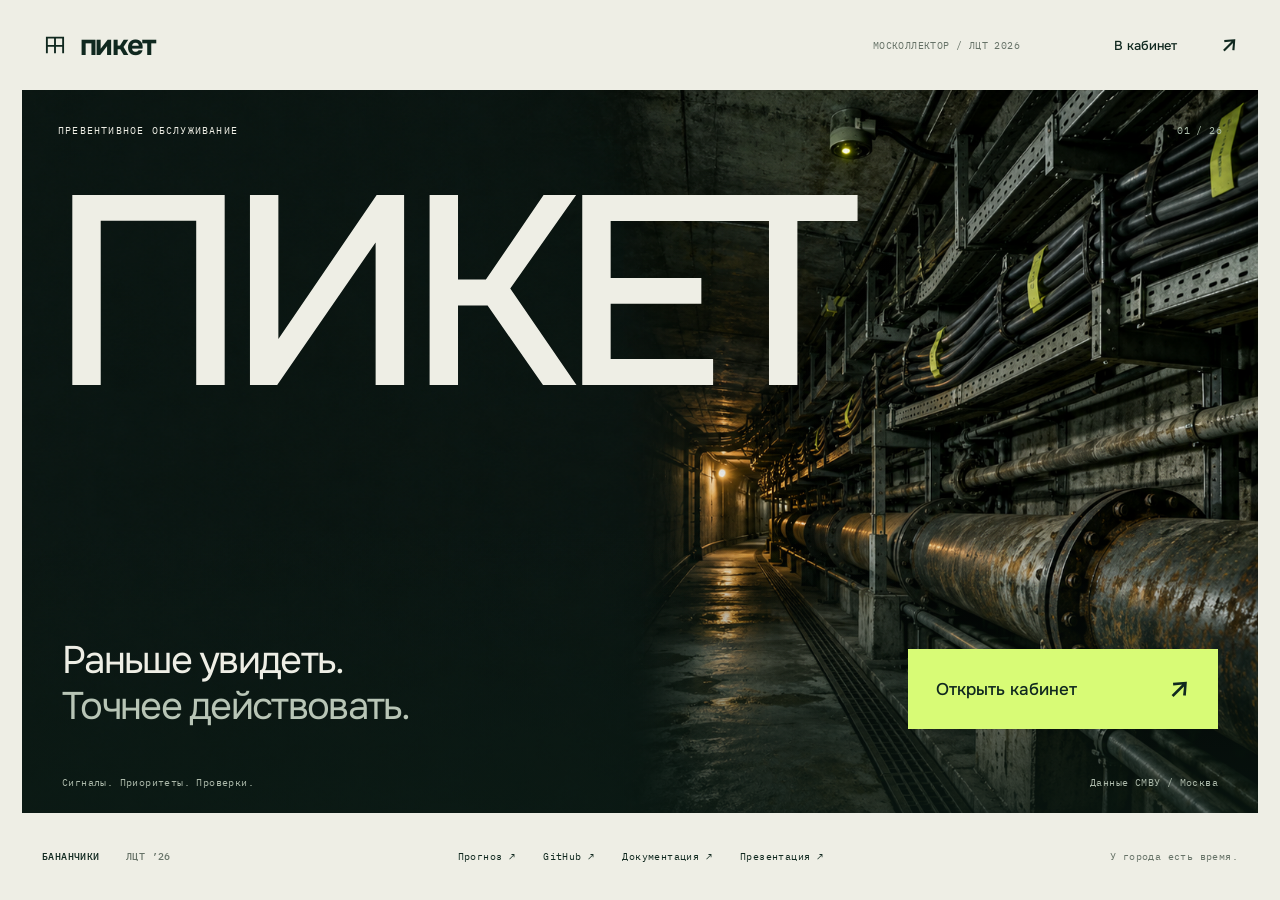
<file: index.html>
<!doctype html>
<html lang="ru"><head><meta charset="utf-8"><meta name="viewport" content="width=device-width, initial-scale=1"><meta name="theme-color" content="#10281f"><meta name="description" content="Пикет. Ранние сигналы и превентивные проверки инженерных коллекторов. ЛЦТ 2026."><title>Пикет · раньше сигнала</title><link rel="preconnect" href="https://fonts.googleapis.com"><link rel="preconnect" href="https://fonts.gstatic.com" crossorigin><link href="https://fonts.googleapis.com/css2?family=Onest:wght@400;500;600;700;800&family=IBM+Plex+Mono:wght@400;500&display=swap" rel="stylesheet"><link rel="stylesheet" href="./landing.css"></head>
<body><header class="masthead"><a class="wordmark" href="./" aria-label="Пикет, главная"><svg viewBox="0 0 32 32" aria-hidden="true"><path d="M6 26V7h20v19M6 17h20M16 7v19"/></svg>пикет</a><span class="edition">МОСКОЛЛЕКТОР / ЛЦТ 2026</span><a class="nav-action" href="./app/">В кабинет <span>↗</span></a></header>
<main><section class="cover"><img class="cover-image" src="./collector.png" alt="Концептуальный образ инженерного коллектора"><div class="cover-top"><span class="eyebrow">ПРЕВЕНТИВНОЕ ОБСЛУЖИВАНИЕ</span><span class="edition-number">01 / 26</span></div><h1>ПИКЕТ</h1><div class="cover-bottom"><p>Раньше увидеть.<br><span>Точнее действовать.</span></p><a class="enter" href="./app/">Открыть кабинет<span aria-hidden="true">↗</span></a></div><div class="cover-caption"><span>Сигналы. Приоритеты. Проверки.</span><span>Данные СМВУ / Москва</span></div></section></main>
<footer class="colophon"><span class="team">БАНАНЧИКИ <i>ЛЦТ ’26</i></span><nav aria-label="Материалы"><a href="./forecast/">Прогноз ↗</a><a href="https://github.com/mshperling/piket-lct2026-demo" target="_blank" rel="noopener">GitHub ↗</a><a href="./documentation.html">Документация ↗</a><a href="./PIKET_LCT2026.pdf">Презентация ↗</a></nav><span class="footer-note">У города есть время.</span></footer></body></html>
</file>
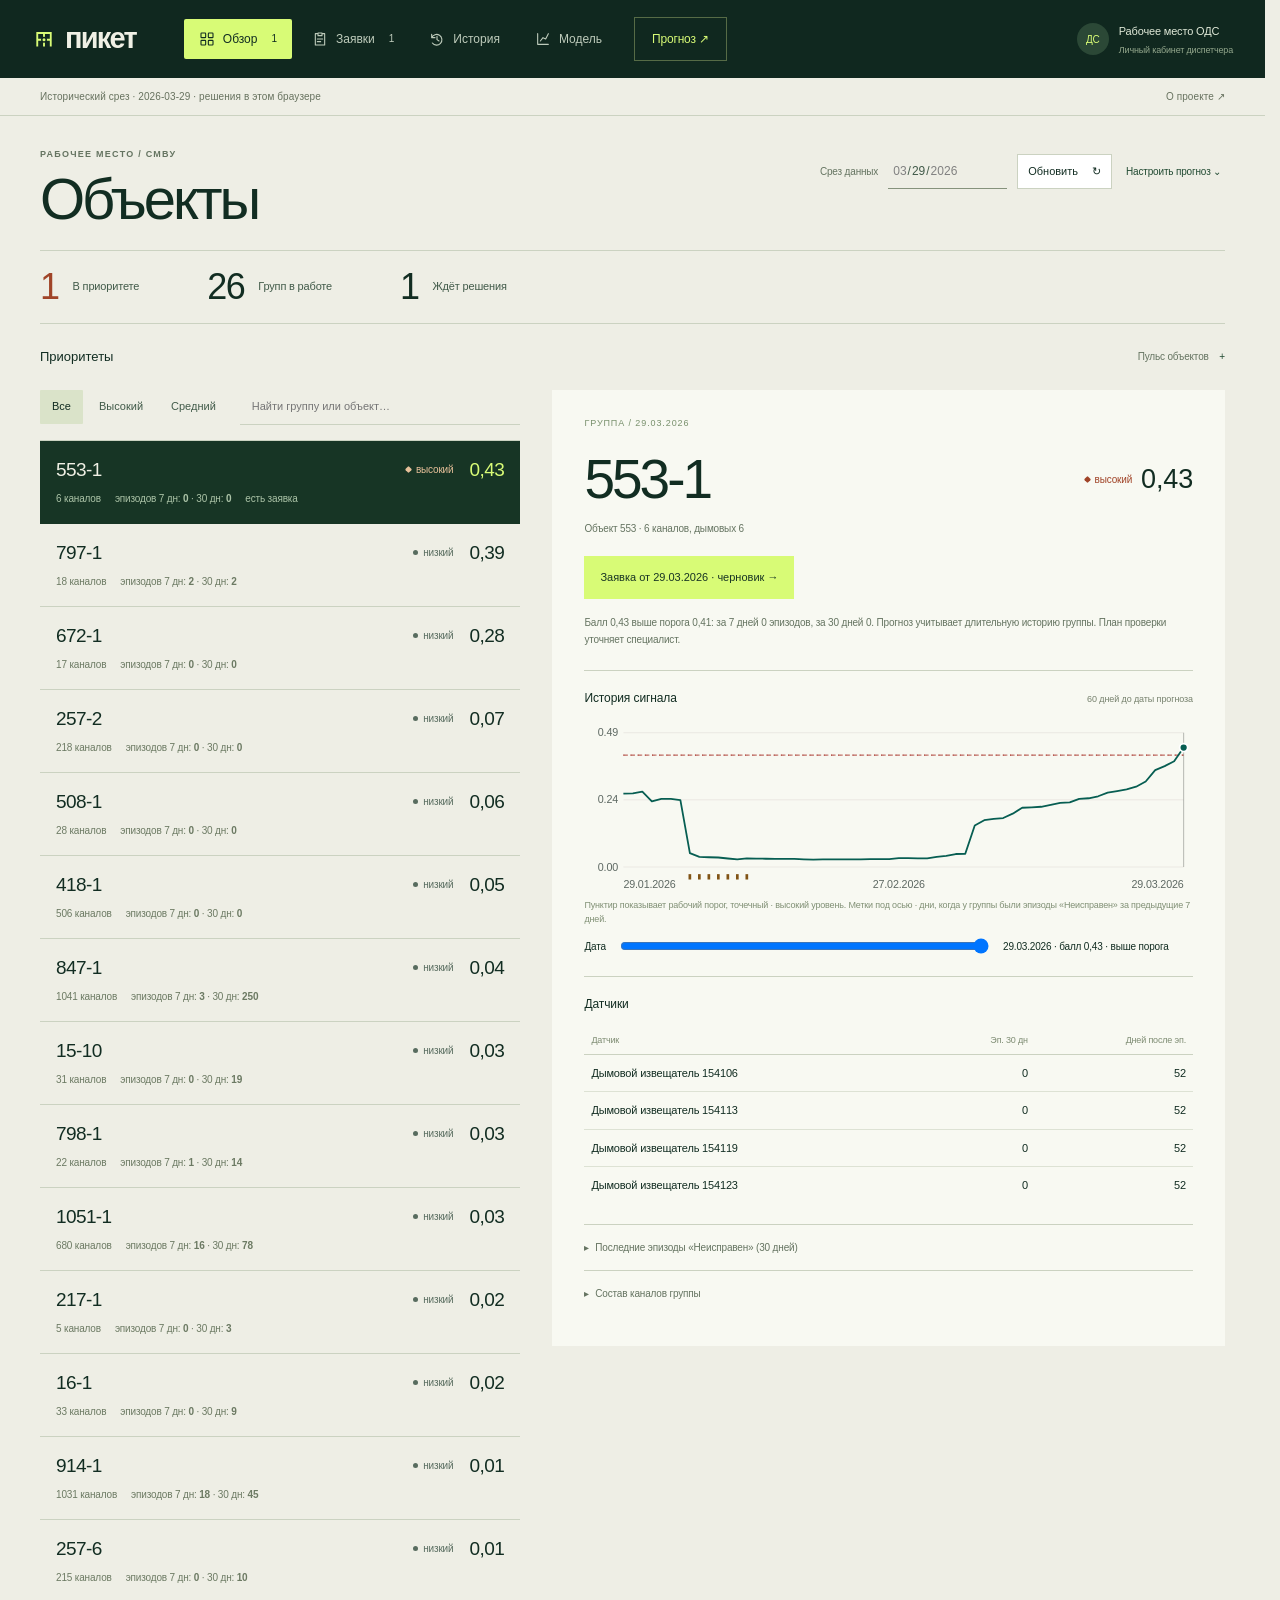
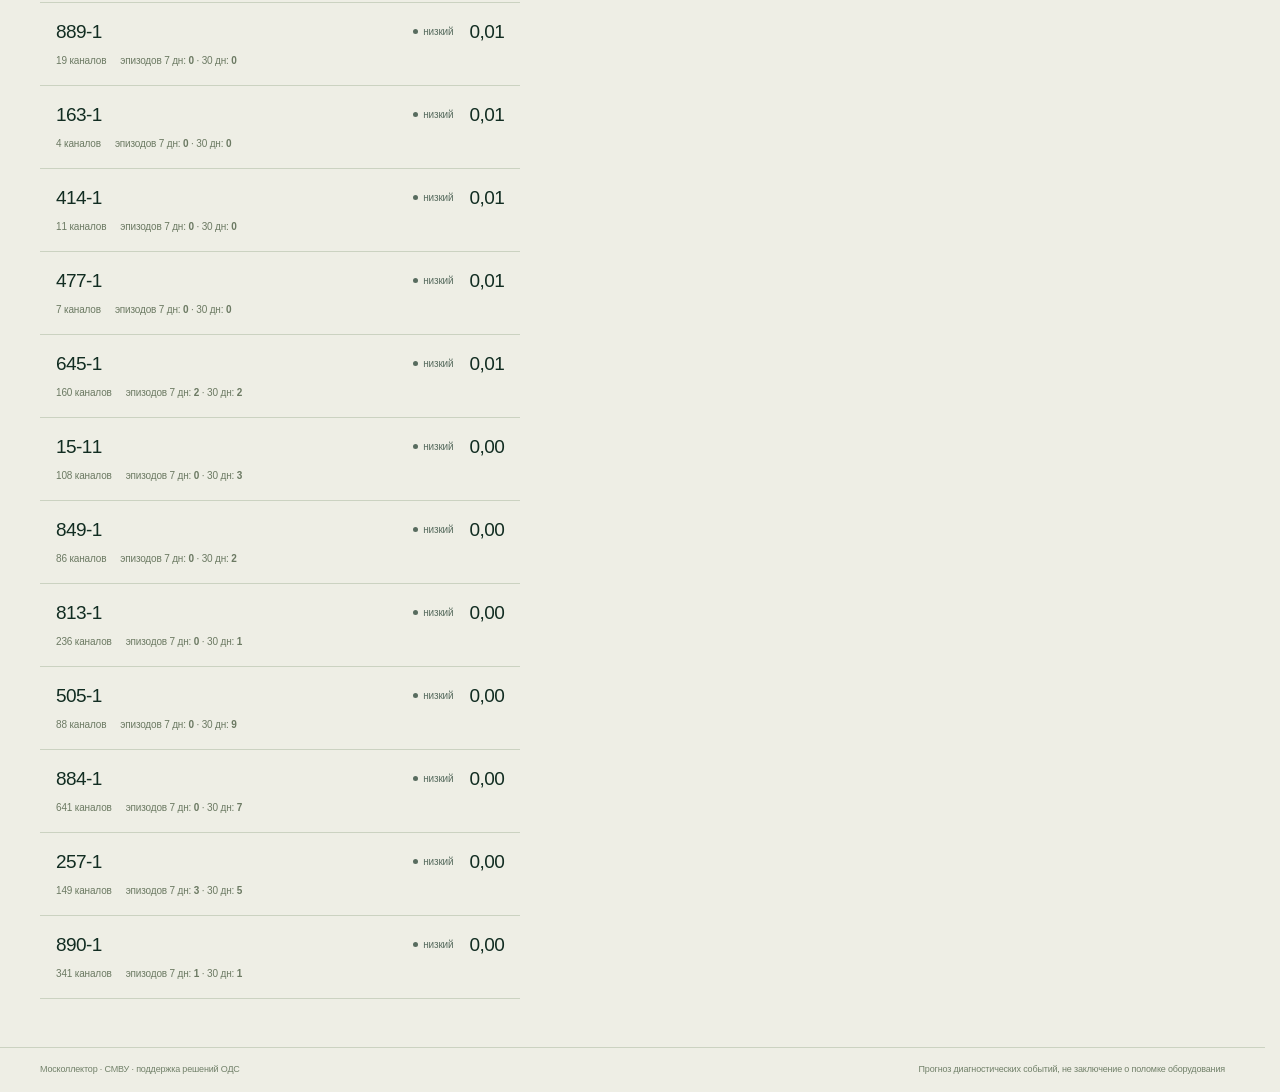
<file: app/index.html>
<!doctype html>
<html lang="ru">
<head>
<meta http-equiv="Content-Security-Policy" content="default-src 'self'; script-src 'self' 'unsafe-inline'; style-src 'self' 'unsafe-inline' https://fonts.googleapis.com; font-src 'self' https://fonts.gstatic.com; img-src 'self' data:; connect-src 'self'; object-src 'none'; base-uri 'self'; form-action 'none'">
<meta charset="utf-8">
<meta name="viewport" content="width=device-width, initial-scale=1">
<title>Пикет · очередь проверок</title>
<meta name="description" content="Рабочий лист диспетчера ОДС Москоллектора: прогноз групповых сбоев датчиков СМВУ, локализация по пикетам, заявки на превентивную проверку, журнал прогнозов и качество модели.">
<meta name="theme-color" content="#F2F1ED">
<link rel="preconnect" href="https://fonts.googleapis.com"><link rel="preconnect" href="https://fonts.gstatic.com" crossorigin>
<link href="https://fonts.googleapis.com/css2?family=IBM+Plex+Sans:wght@400;500;600&family=IBM+Plex+Serif:wght@600&display=swap" rel="stylesheet">
<link rel="stylesheet" href="./piket.css">
<link href="https://fonts.googleapis.com/css2?family=Onest:wght@400;500;600;700&family=IBM+Plex+Mono:wght@400;500&display=swap" rel="stylesheet"><link rel="stylesheet" href="./workspace.css"></head>
<body>
<a class="skip" href="#main">К содержанию</a>
<aside class="sidebar">
  <a class="brand" href="../" aria-label="Пикет, главная"><span class="brand-mark" aria-hidden="true"><svg viewBox="0 0 32 32"><path d="M7 26V8h18v18M7 17h18M16 8v18"/><circle cx="16" cy="17" r="3"/></svg></span><span><b>пикет</b><small>Видеть раньше. Действовать точнее.</small></span></a>
  <div class="workspace-label">МОСКОЛЛЕКТОР <span>ОДС</span></div>
  <nav role="tablist" aria-label="Разделы" aria-orientation="horizontal">
    <button role="tab" id="tab-overview" aria-selected="true" aria-controls="view-overview"><svg viewBox="0 0 24 24"><rect x="3" y="3" width="7" height="7" rx="1"/><rect x="14" y="3" width="7" height="7" rx="1"/><rect x="3" y="14" width="7" height="7" rx="1"/><rect x="14" y="14" width="7" height="7" rx="1"/></svg>Обзор<span class="nav-count" id="nav-count">·</span></button>
    <button role="tab" id="tab-wo" aria-selected="false" aria-controls="view-wo"><svg viewBox="0 0 24 24"><path d="M8 4H5v17h14V4h-3M9 3h6v4H9zM8 12h8M8 16h5"/></svg>Заявки<span class="nav-count" id="nav-orders">·</span></button>
    <button role="tab" id="tab-journal" aria-selected="false" aria-controls="view-journal"><svg viewBox="0 0 24 24"><path d="M4 5v5h5M4 10a8 8 0 1 1 1 8M12 8v5l3 2"/></svg>История</button>
    <button role="tab" id="tab-quality" aria-selected="false" aria-controls="view-quality"><svg viewBox="0 0 24 24"><path d="M4 20V4m0 16h16M8 15l4-5 4 2 4-8"/></svg>Модель</button>
    <a class="forecast-link" href="../forecast/">Прогноз ↗</a>
  </nav>
  <div class="sidebar-note"><span class="eyebrow">ПРИНЦИП РАБОТЫ</span><p>Система подсказывает.<br>Решение за человеком.</p><span>Прогноз помогает выбрать, что проверить в первую очередь.</span></div>
  <div class="profile"><span class="avatar">ДС</span><div><b>Рабочее место ОДС</b><small id="session-label">Диспетчерская служба</small></div><button class="icon-button" id="account-button" aria-label="Войти в систему" title="Войти в систему">↗</button></div>
</aside>
<div class="app-shell">
<header class="top"><div class="wrap"><div class="breadcrumb">Рабочее место <span>/</span> <b id="page-name">Обзор</b></div><div class="header-right"><span class="connection" id="connection">Подключение</span><button class="btn ghost sm" id="help-button">Как это работает <span aria-hidden="true">↗</span></button></div></div></header>
<div class="demo-banner" id="demo-banner" hidden><span class="demo-full"><b>Исторический срез</b> · 2026-03-29 · решения в этом браузере</span><span class="demo-short">Срез 2026-03-29 · решения в браузере</span><a href="../">О проекте ↗</a></div>
<div class="archive" id="archive" hidden><div class="wrap"><b>Архив</b><span id="archive-text"></span><button class="btn ghost sm" type="button" onclick="toLatest()">К актуальному снимку</button></div></div>

<main id="main" class="wrap">
  <div id="view-overview" role="tabpanel" aria-labelledby="tab-overview">
    <div class="page-heading"><div><div class="eyebrow">РАБОЧЕЕ МЕСТО / СМВУ</div><h1>Объекты<span class="heading-dot">.</span></h1><p>Приоритетные группы, основания и заявки на превентивную проверку.</p></div></div>
    <div class="workspace-toolbar"><form class="ctl" id="forecast-form"><label for="date">Срез данных</label><input id="date" type="date" name="date" required><button class="btn ghost" type="submit" aria-label="Обновить прогноз">Обновить <span aria-hidden="true">↻</span></button><details class="params"><summary>Настроить прогноз <span aria-hidden="true">⌄</span></summary><div class="body"><label>Что прогнозируем <select id="model" name="model"></select></label><div class="context"><div class="wrap" id="ctx"><span class="muted">Загружаем параметры модели…</span></div></div>
<p class="small muted">Модель определяет тип события и порог, при котором потребуется проверка.</p></div></details></form><span class="small muted" id="snapshot-label">Загружаем снимок</span></div>
    <div class="counts summary-grid" id="counts" aria-label="Сводка по группам"></div>
    <details class="route-disclosure"><summary><h2>Приоритеты</h2><span>Пульс объектов</span></summary><section class="route-overview" aria-labelledby="route-title"><div class="route-intro"><span class="eyebrow">ПУЛЬС ОБЪЕКТОВ</span><h2 id="route-title">Вся очередь.<br>Одним взглядом.</h2><p>Выберите группу, чтобы перейти к проверке.</p></div><div class="route-content"><div id="network" class="network"></div><div class="route-legend"><span><i class="dot high"></i>Проверить в первую очередь</span><span><i class="dot medium"></i>Наблюдать</span><span><i class="dot low"></i>Ниже порога</span><span>Схема групп, не карта</span></div></div></section></details>

    <div class="split mobile-list" id="ov">
      <div class="queue-wrap">
        <div class="tools"><div class="seg" role="group" aria-label="Уровень риска"><button type="button" aria-pressed="true" data-f="all">Все</button><button type="button" aria-pressed="false" data-f="high">Высокий</button><button type="button" aria-pressed="false" data-f="medium">Средний</button></div>
          <input type="search" id="q" placeholder="Найти группу или объект…" aria-label="Поиск по группе или объекту"></div>
        <div class="queue" id="queue" role="listbox" aria-label="Очередь групп по приоритету"><div class="skeleton"></div><div class="skeleton"></div><div class="skeleton"></div></div>
        <p class="queue-hint small muted" style="margin-top:var(--s3)">Порядок: уровень риска, затем балл модели. Полоса: километровые участки коллектора по пикетам, тон = балл участковой модели, не балл группы. Пунктир: без привязки к пикетам.</p>
      </div>
      <div class="card-wrap"><button class="btn ghost sm back" type="button" onclick="backToQueue()">← Очередь</button><div class="card" id="card"><p class="empty">Выберите группу в очереди. Здесь появится разбор: основание, участки и датчики для проверки, история балла.</p></div></div>
    </div>
  </div>

  <div id="view-wo" role="tabpanel" aria-labelledby="tab-wo" hidden>
    <div class="head"><h1>Заявки на проверку</h1><div class="counts" id="wo-counts"></div></div>
    <p class="small muted" style="margin:0 0 var(--s4);max-width:80ch">Черновики подготовлены по сохранённому прогнозу и рабочему порогу модели. Диспетчер подтверждает проверку, оставляет под наблюдением или отклоняет. Решения сохраняются локально в этом браузере. Отправка бригаде в публичной версии не выполняется.</p>
    <div class="split mobile-list" id="wo">
      <div class="queue-wrap"><div class="tools"><div class="seg" role="group" aria-label="Статус заявки" id="wo-filter"><button type="button" aria-pressed="true" data-f="all">Все</button><button type="button" aria-pressed="false" data-f="draft">Черновики</button><button type="button" aria-pressed="false" data-f="decided">С решением</button></div></div><div class="queue wo-list" id="wo-list"></div></div>
      <div class="card-wrap"><button class="btn ghost sm back" type="button" onclick="backToQueue('wo')">← Заявки</button><div class="card wo-detail" id="wo-detail"><p class="empty">Выберите заявку.</p></div></div>
    </div>
  </div>

  <div id="view-journal" role="tabpanel" aria-labelledby="tab-journal" hidden>
    <div class="head"><h1>История</h1><div class="counts" id="j-counts"></div></div>
    <p class="small muted" style="margin:0 0 var(--s4);max-width:80ch">В каждой строке показаны прогноз, по которому была сформирована заявка, и его фактический исход по окну. Показаны сохранённые результаты исторических прогнозов.</p>
    <table><thead><tr><th>Дата прогноза</th><th>Группа</th><th class="n">Балл</th><th>Исход в окне</th><th>Решение диспетчера</th></tr></thead><tbody id="journal"></tbody></table>
  </div>

  <div id="view-quality" role="tabpanel" aria-labelledby="tab-quality" hidden><div id="quality"><div class="skeleton"></div></div></div>
</main>
</div><footer><div class="wrap"><span>Москоллектор · СМВУ · поддержка решений ОДС</span><span>Прогноз диагностических событий, не заключение о поломке оборудования</span></div></footer>
<dialog id="help-dialog"><form method="dialog"><button class="icon-button close-dialog" aria-label="Закрыть">×</button></form><span class="eyebrow">ПИКЕТ · КРАТКОЕ РУКОВОДСТВО</span><h2>От сигнала к действию</h2><ol class="help-steps"><li><b>Выберите приоритетную группу</b><p>Очередь отсортирована по уровню, затем по баллу модели. Балл не является вероятностью поломки.</p></li><li><b>Посмотрите основание</b><p>История событий, участки и датчики помогают спланировать первичную проверку. Причину устанавливает специалист.</p></li><li><b>Примите решение по заявке</b><p>Подтвердите проверку, оставьте под наблюдением или запишите результат. Система сохранит решение.</p></li></ol><div class="note">Прогнозируются диагностические события СМВУ. Для оценки реальных поломок нужны результаты проверок и ремонтов.</div></dialog>
<dialog id="login-dialog"><form id="login-form"><button class="icon-button close-dialog" type="button" onclick="document.querySelector('#login-dialog').close()" aria-label="Закрыть">×</button><span class="eyebrow">РАБОЧЕЕ МЕСТО ОДС</span><h2>Вход в систему</h2><label for="login">Логин</label><input id="login" autocomplete="username" required><label for="password">Пароль</label><input id="password" type="password" autocomplete="current-password" required><p class="error" id="login-error" role="alert"></p><button class="btn accent" type="submit">Войти</button></form></dialog>
<div class="toast" id="toast" role="status" hidden></div>
<div class="tip" id="tip" role="tooltip" hidden></div>

<script src="./demo.js"></script>
<script src="./piket.js"></script>
</body>
</html>
</file>
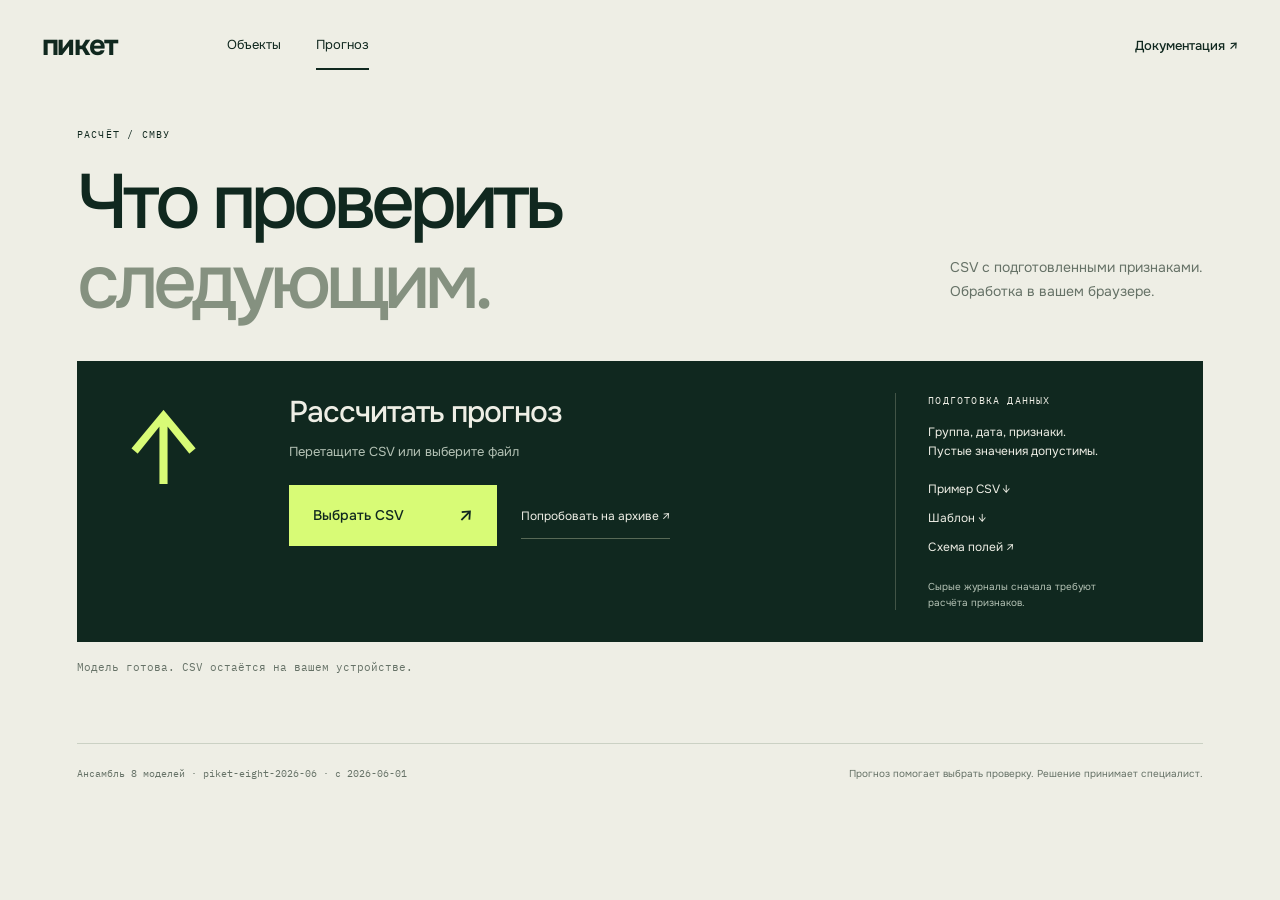
<file: forecast/index.html>
<!doctype html><html lang="ru"><head><meta charset="utf-8"><meta name="viewport" content="width=device-width,initial-scale=1"><title>Пикет · расчёт прогноза</title><link href="https://fonts.googleapis.com/css2?family=Onest:wght@400;500;600;700&family=IBM+Plex+Mono:wght@400;500&display=swap" rel="stylesheet"><link rel="stylesheet" href="../landing.css"><link rel="stylesheet" href="./forecast.css"><script src="./forecast.js" defer></script></head><body><header class="masthead"><a class="wordmark" href="../">пикет</a><nav class="forecast-nav"><a href="../app/">Объекты</a><a href="./" aria-current="page">Прогноз</a></nav><a class="nav-action" href="../documentation.html">Документация ↗</a></header><main class="forecast-main"><div class="intro"><div><span class="eyebrow">РАСЧЁТ / СМВУ</span><h1>Что проверить<br><span>следующим.</span></h1></div><p>CSV с подготовленными признаками.<br>Обработка в вашем браузере.</p></div><section class="upload-area" aria-label="Загрузка данных"><div class="upload-icon" aria-hidden="true">↑</div><div class="upload-copy"><h2>Рассчитать прогноз</h2><p id="file-name">Перетащите CSV или выберите файл</p><label class="file-label" for="csv-file">Выбрать CSV <span>↗</span></label><input type="file" id="csv-file" accept=".csv,text/csv"><button class="sample" id="sample">Попробовать на архиве ↗</button></div><div class="upload-spec"><span class="eyebrow">ПОДГОТОВКА ДАННЫХ</span><p>Группа, дата, признаки.<br>Пустые значения допустимы.</p><a href="../inference/example.csv" download>Пример CSV ↓</a><a href="../inference/template.csv" download>Шаблон ↓</a><a href="../inference/schema.json">Схема полей ↗</a><small>Сырые журналы сначала требуют<br>расчёта признаков.</small></div></section><p id="status" role="status" aria-live="polite">Загружаем модель…</p><div id="error" role="alert" hidden></div><section id="results" hidden><div class="results-head"><div><span class="eyebrow">ГОТОВО</span><h2><b id="row-count">0</b> прогнозов</h2></div><button class="export" id="export">Скачать результаты ↓</button></div><div class="table-wrap"><table><thead><tr><th>Группа</th><th>Дата</th><th>Балл</th><th>Решение модели</th></tr></thead><tbody id="results-body"></tbody></table></div><p class="result-note" id="result-note"></p></section><footer class="forecast-footer"><span id="model-version">ПИКЕТ / АНСАМБЛЬ</span><span>Прогноз помогает выбрать проверку. Решение принимает специалист.</span></footer></main></body></html>
</file>
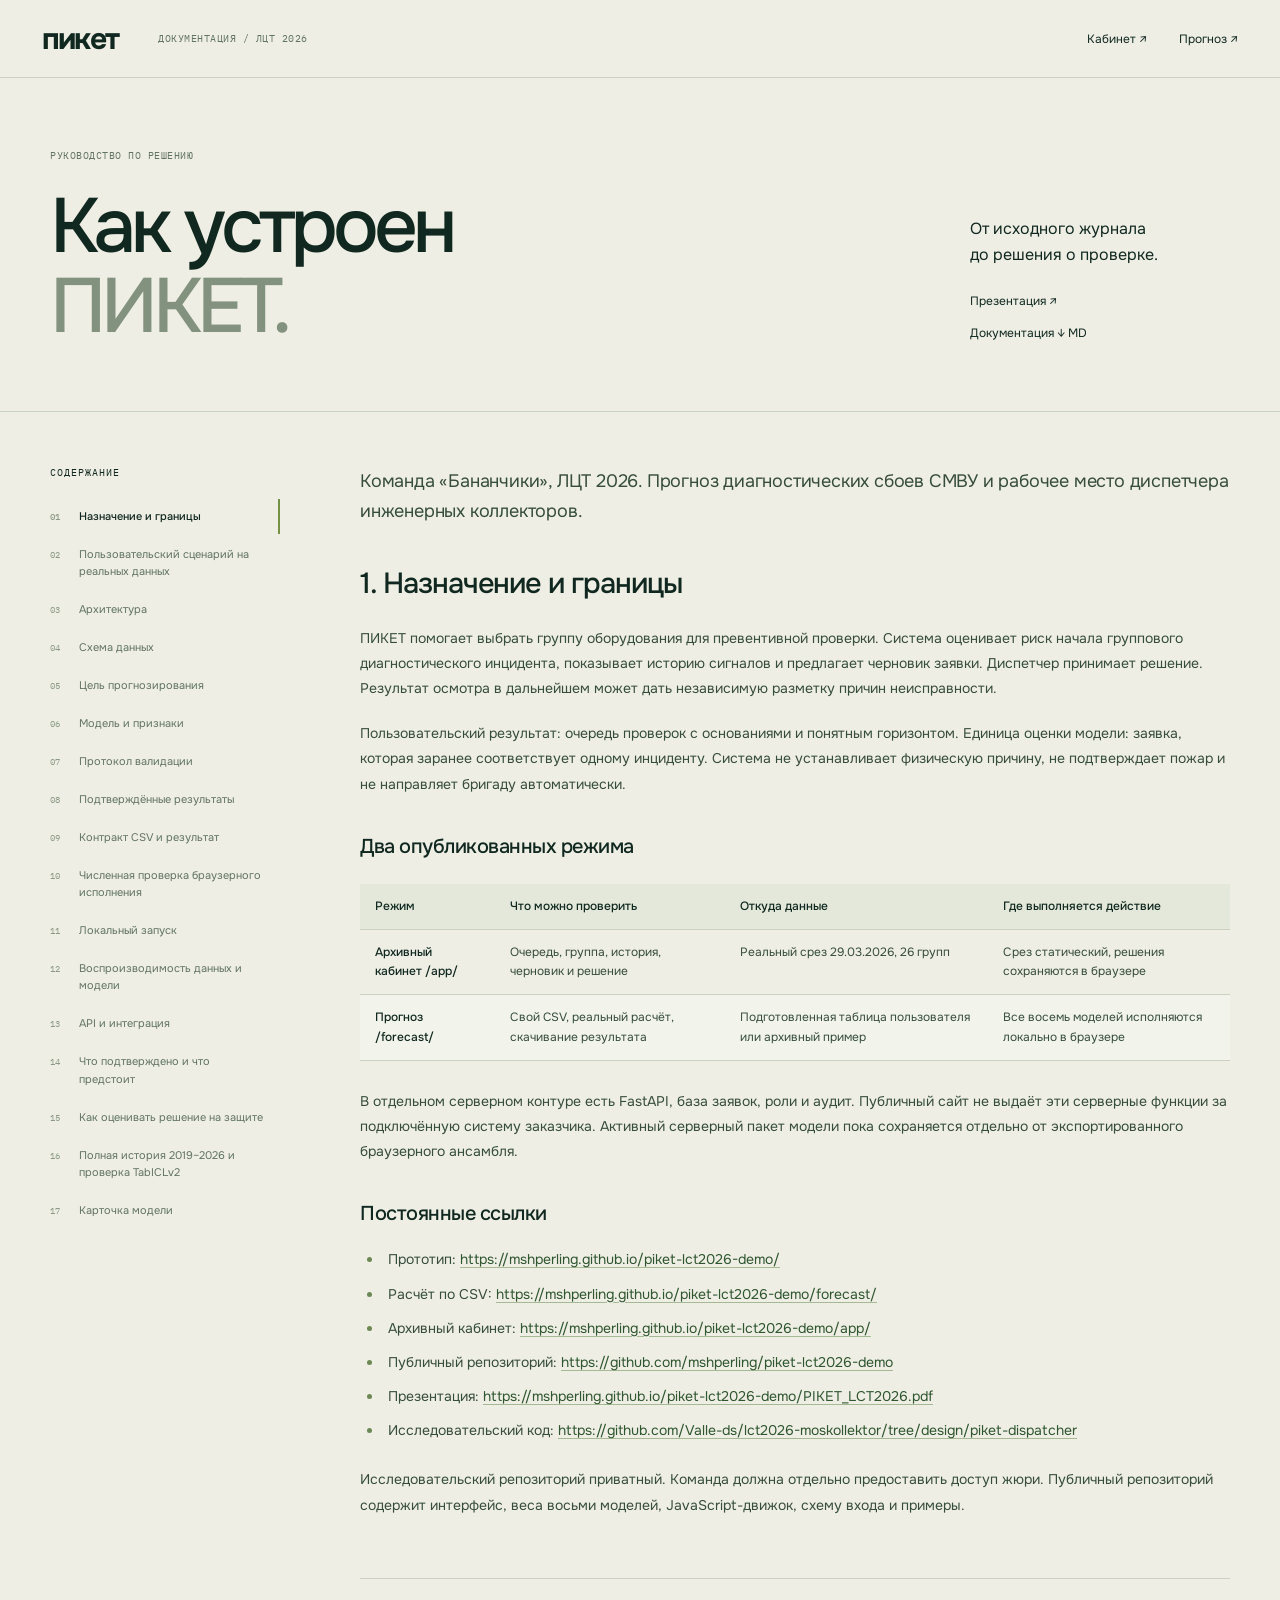
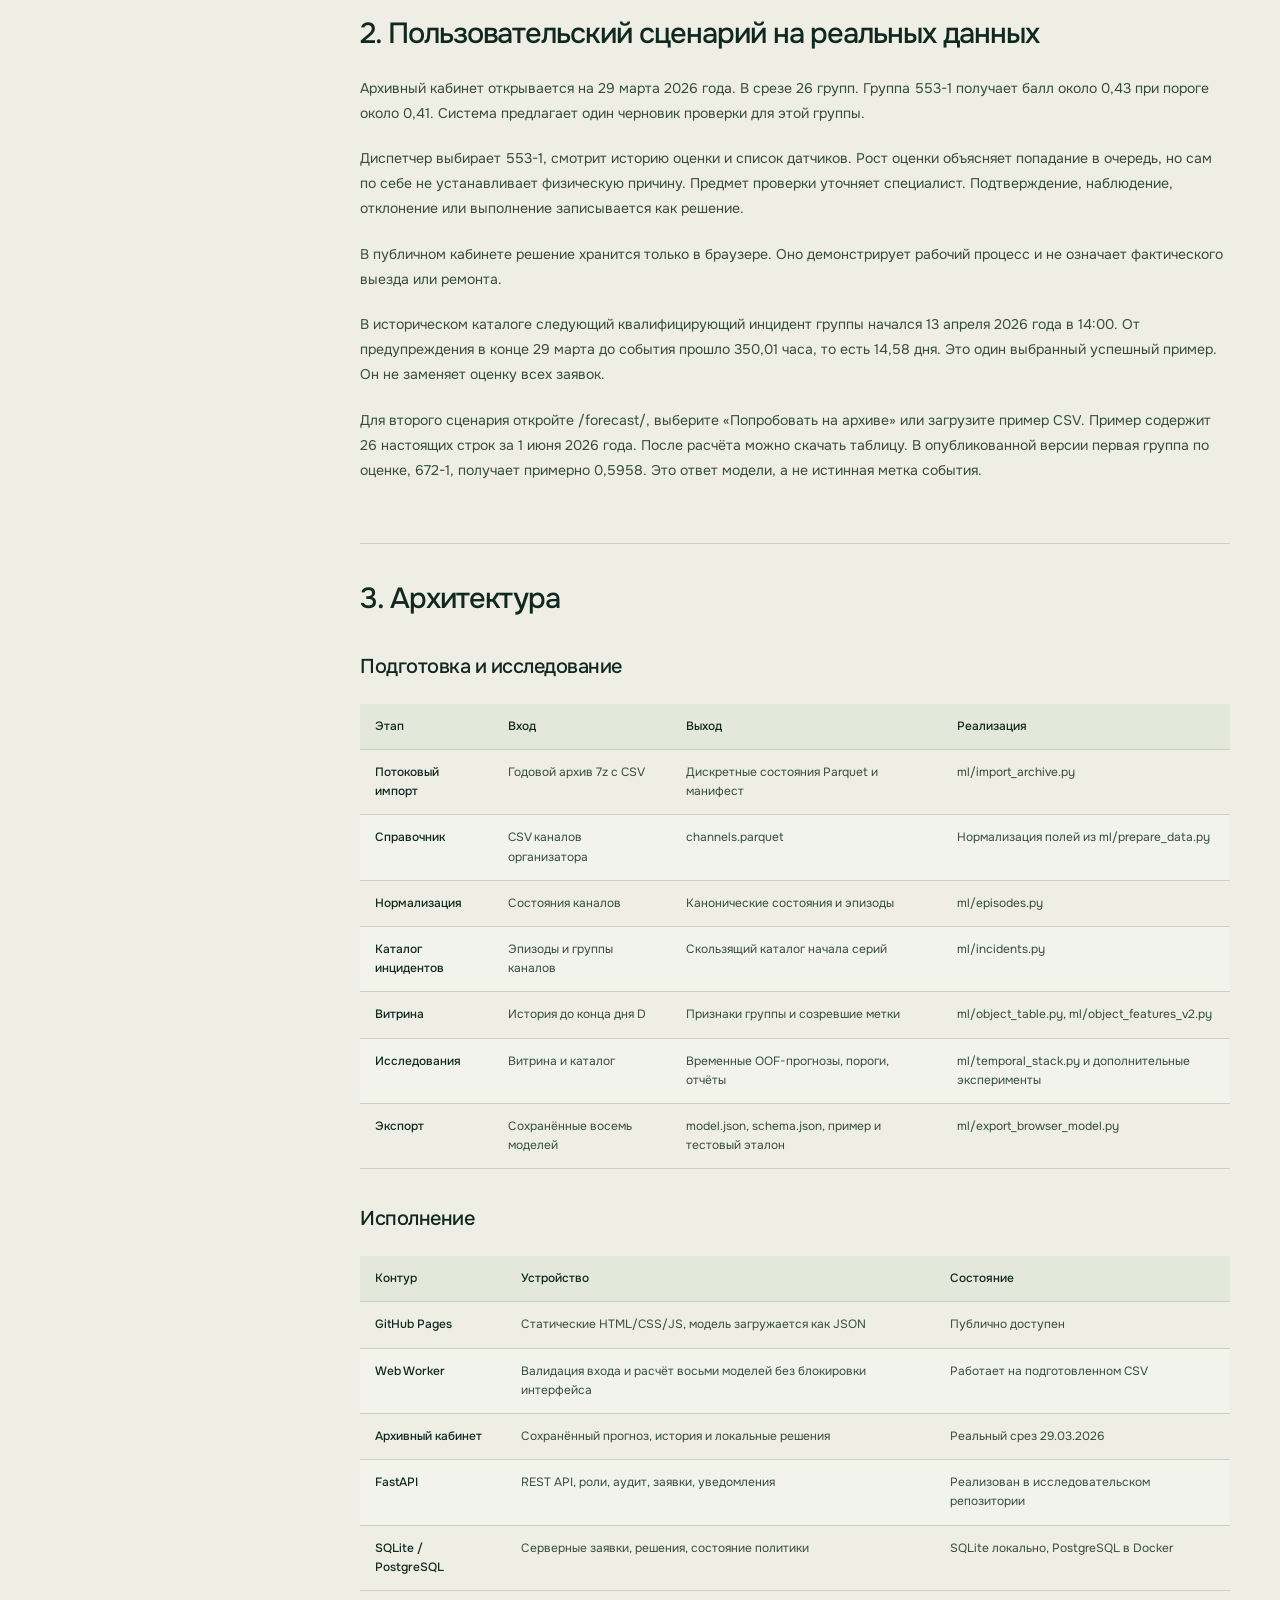
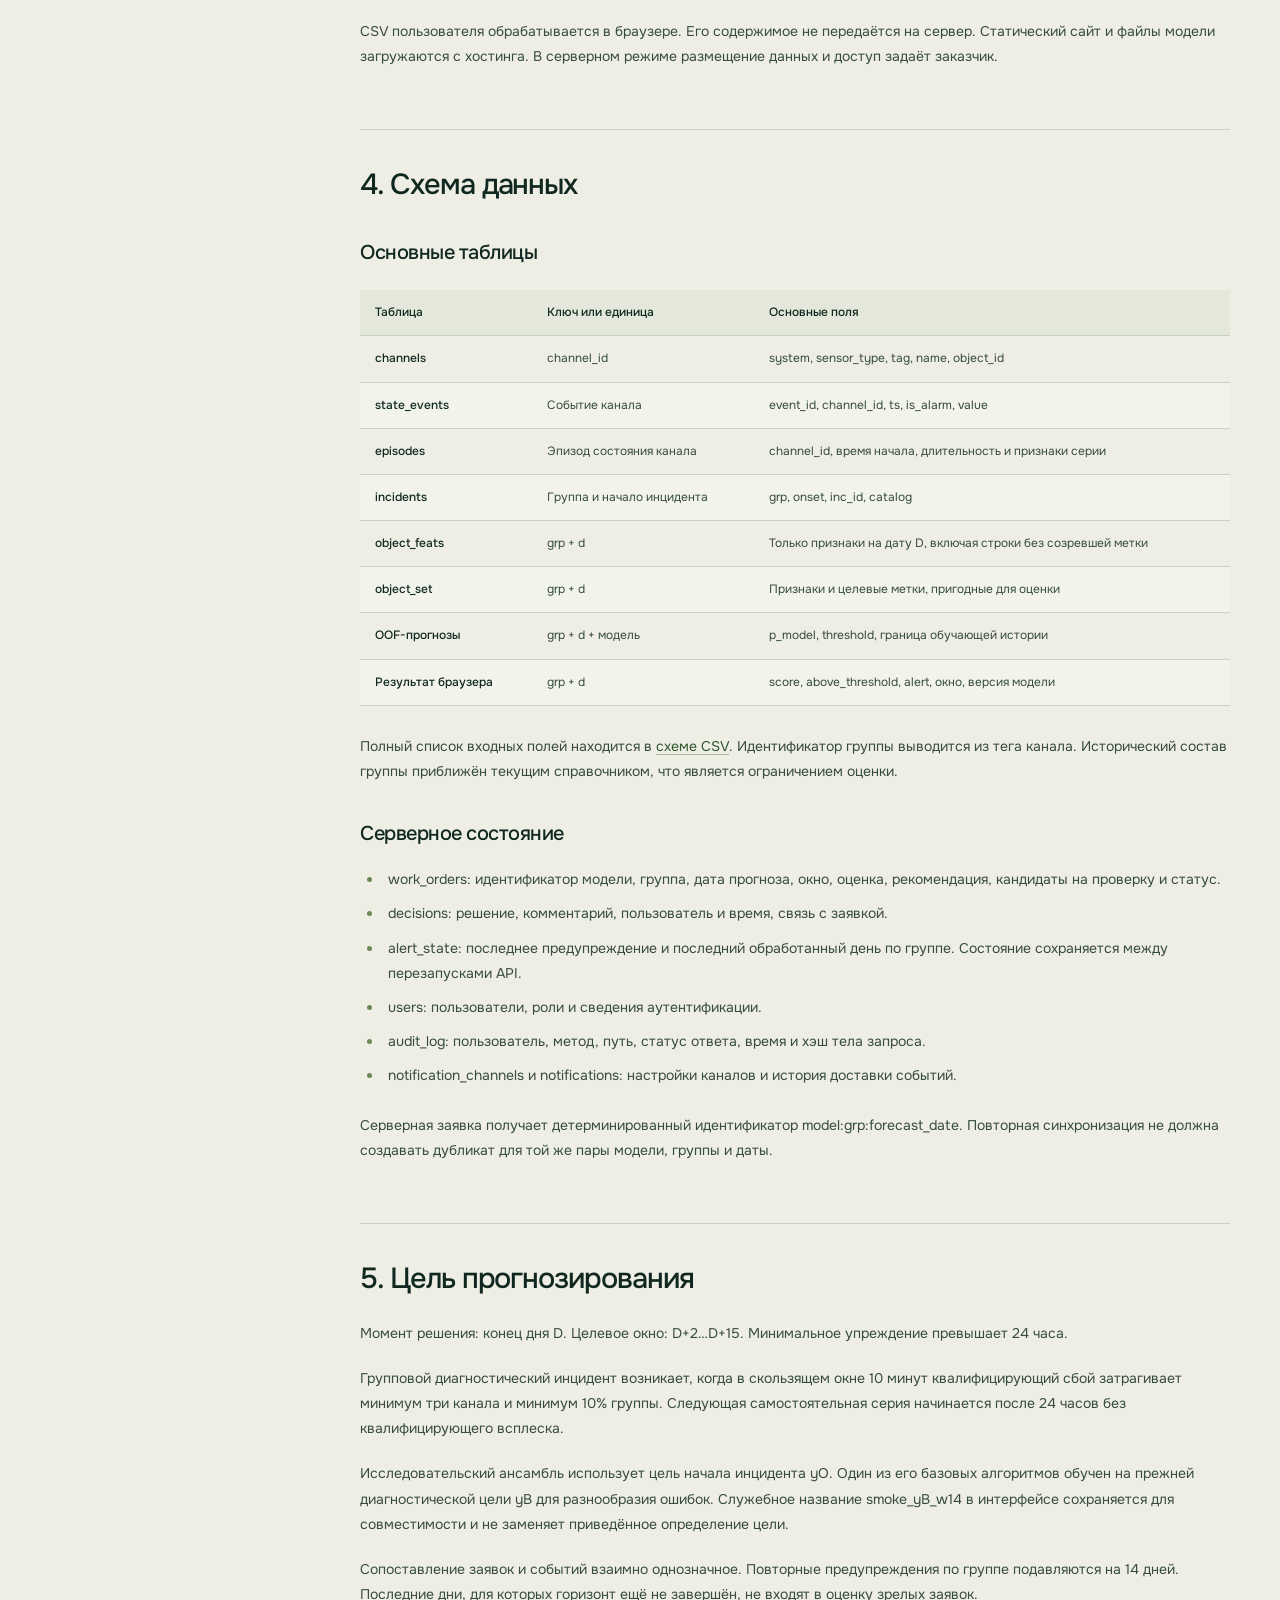
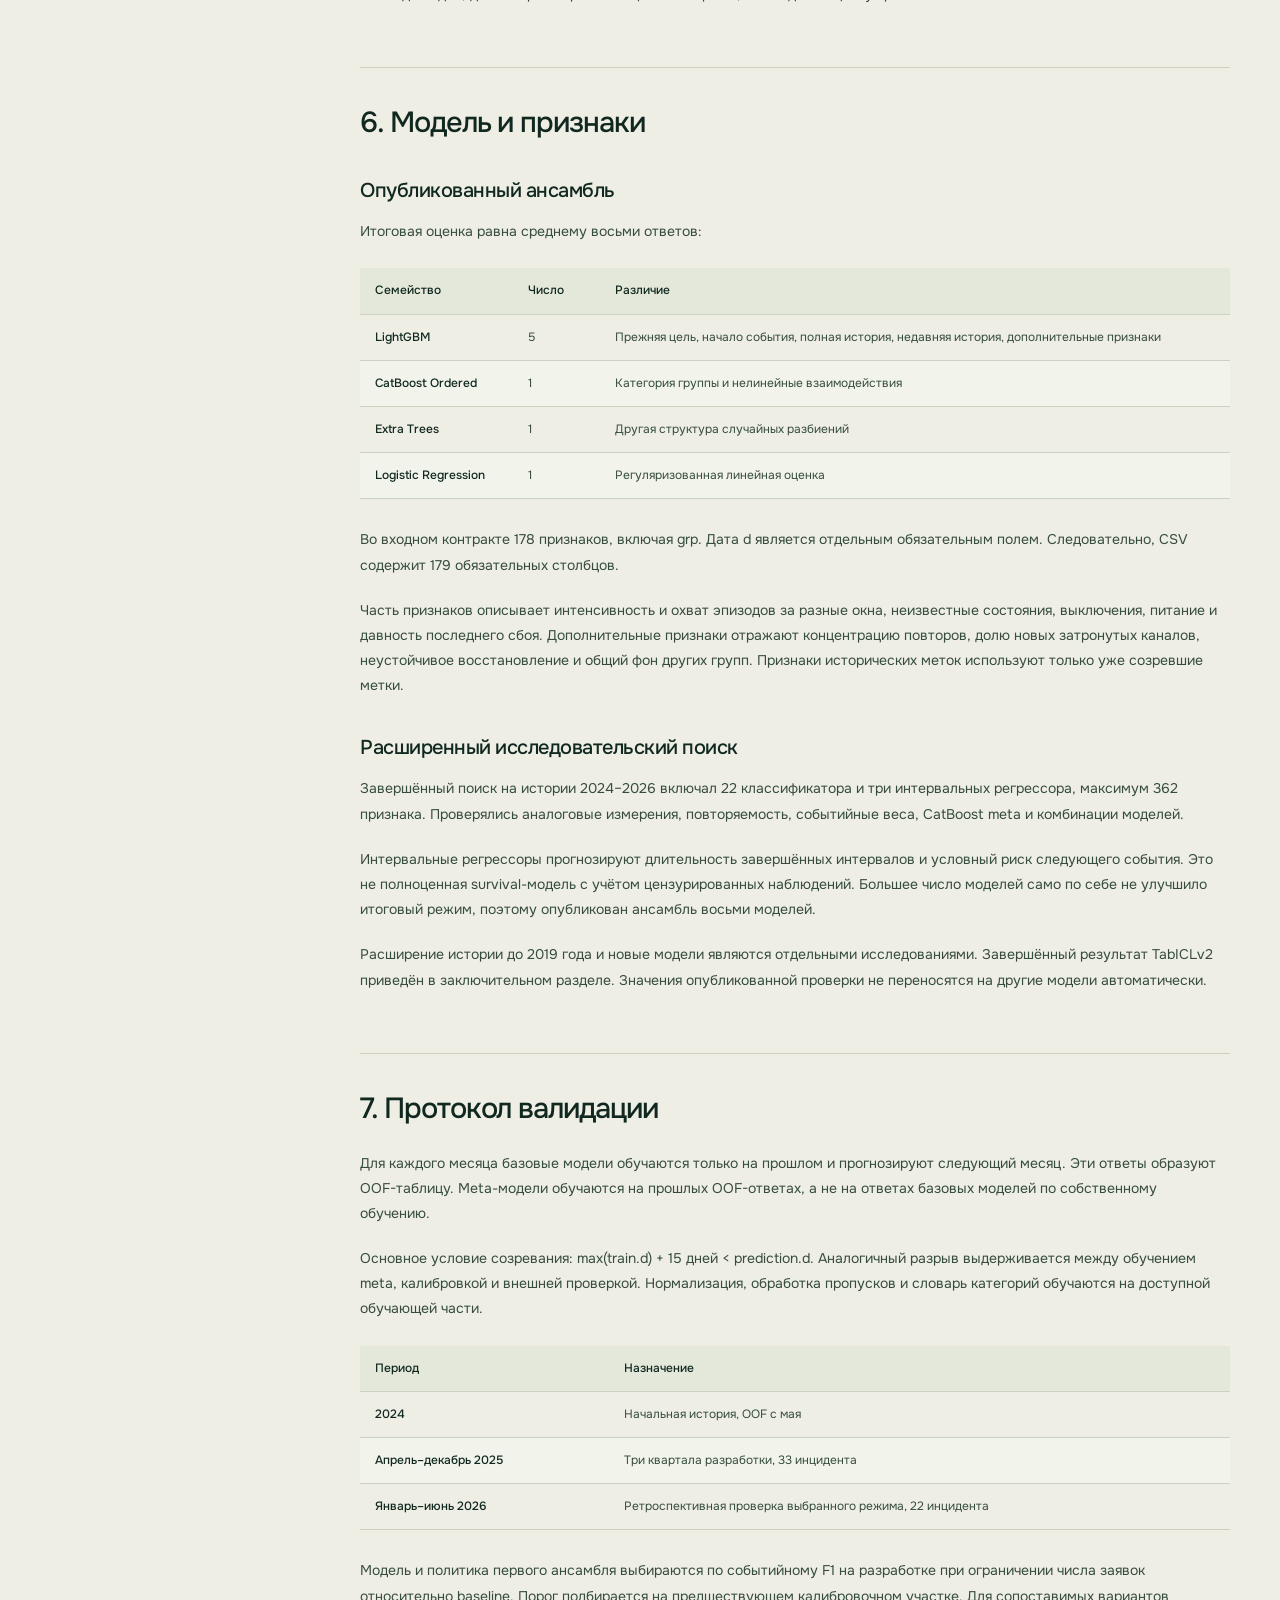
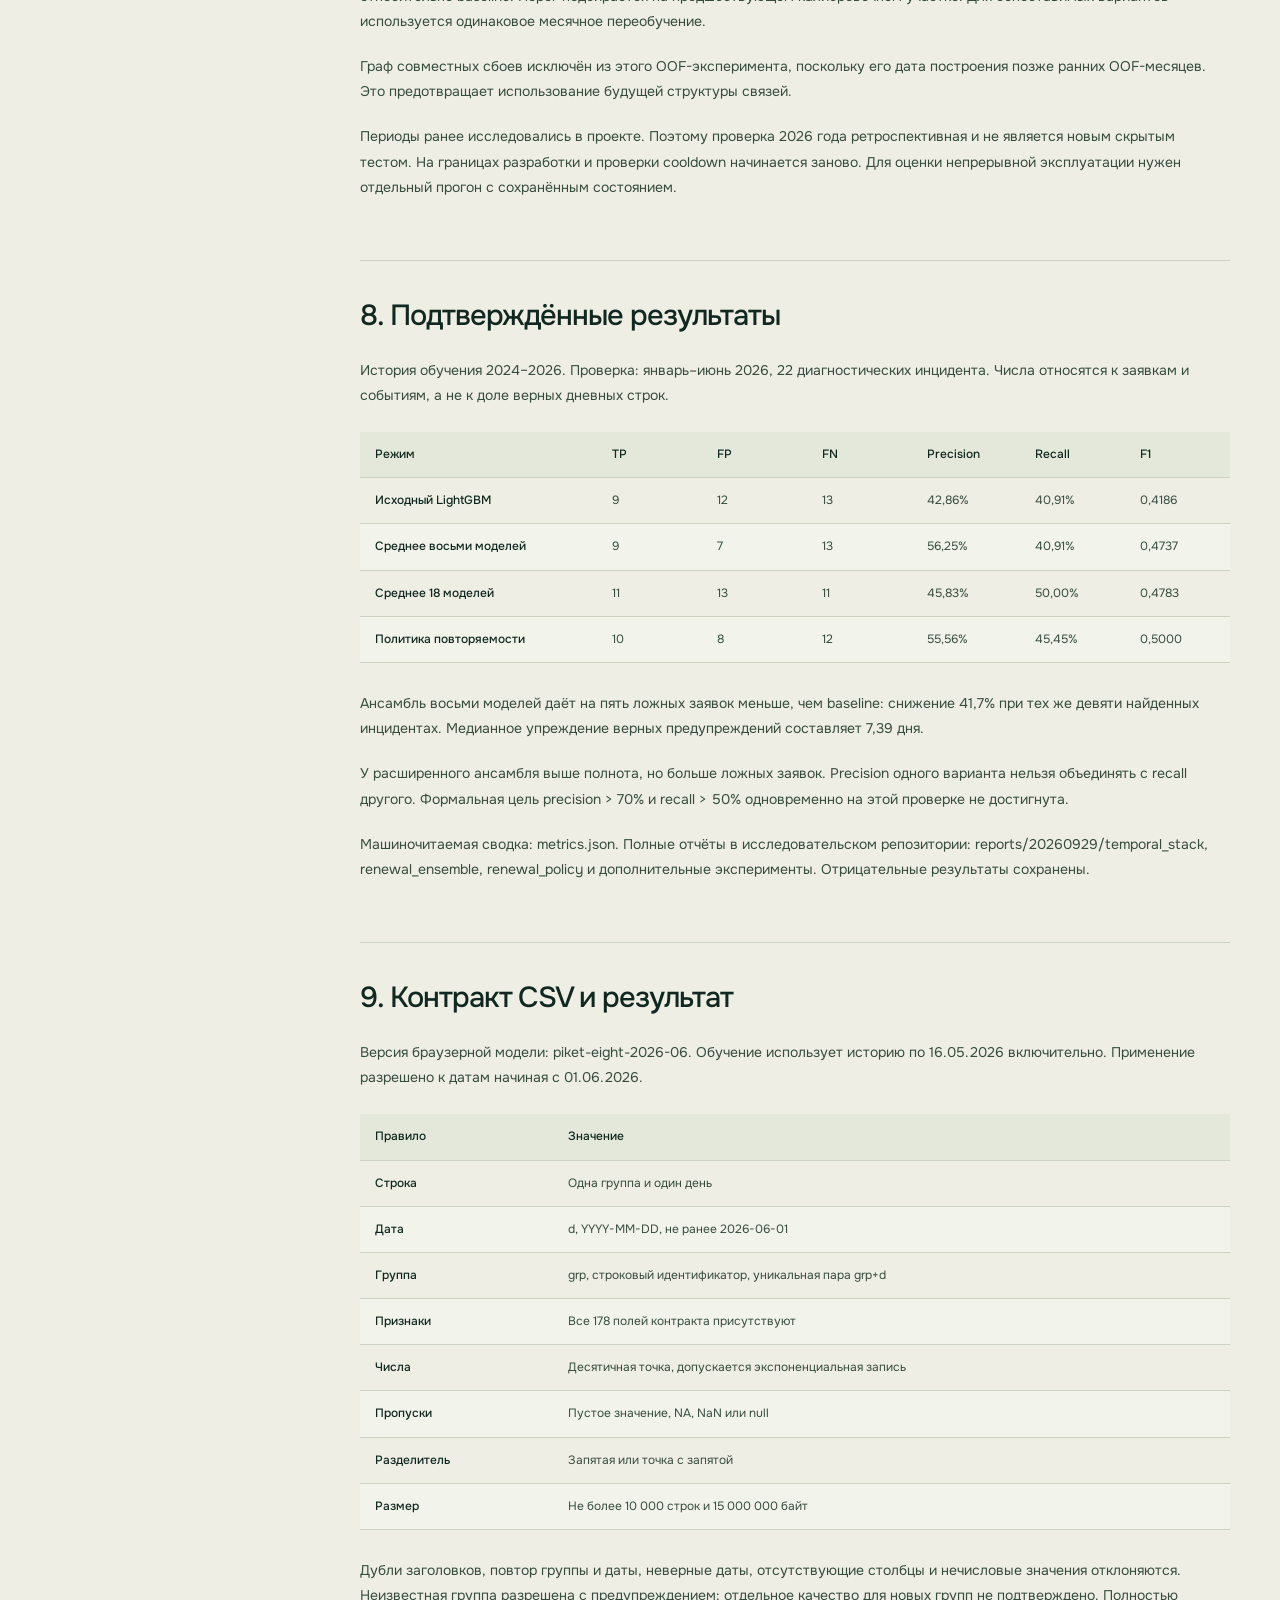
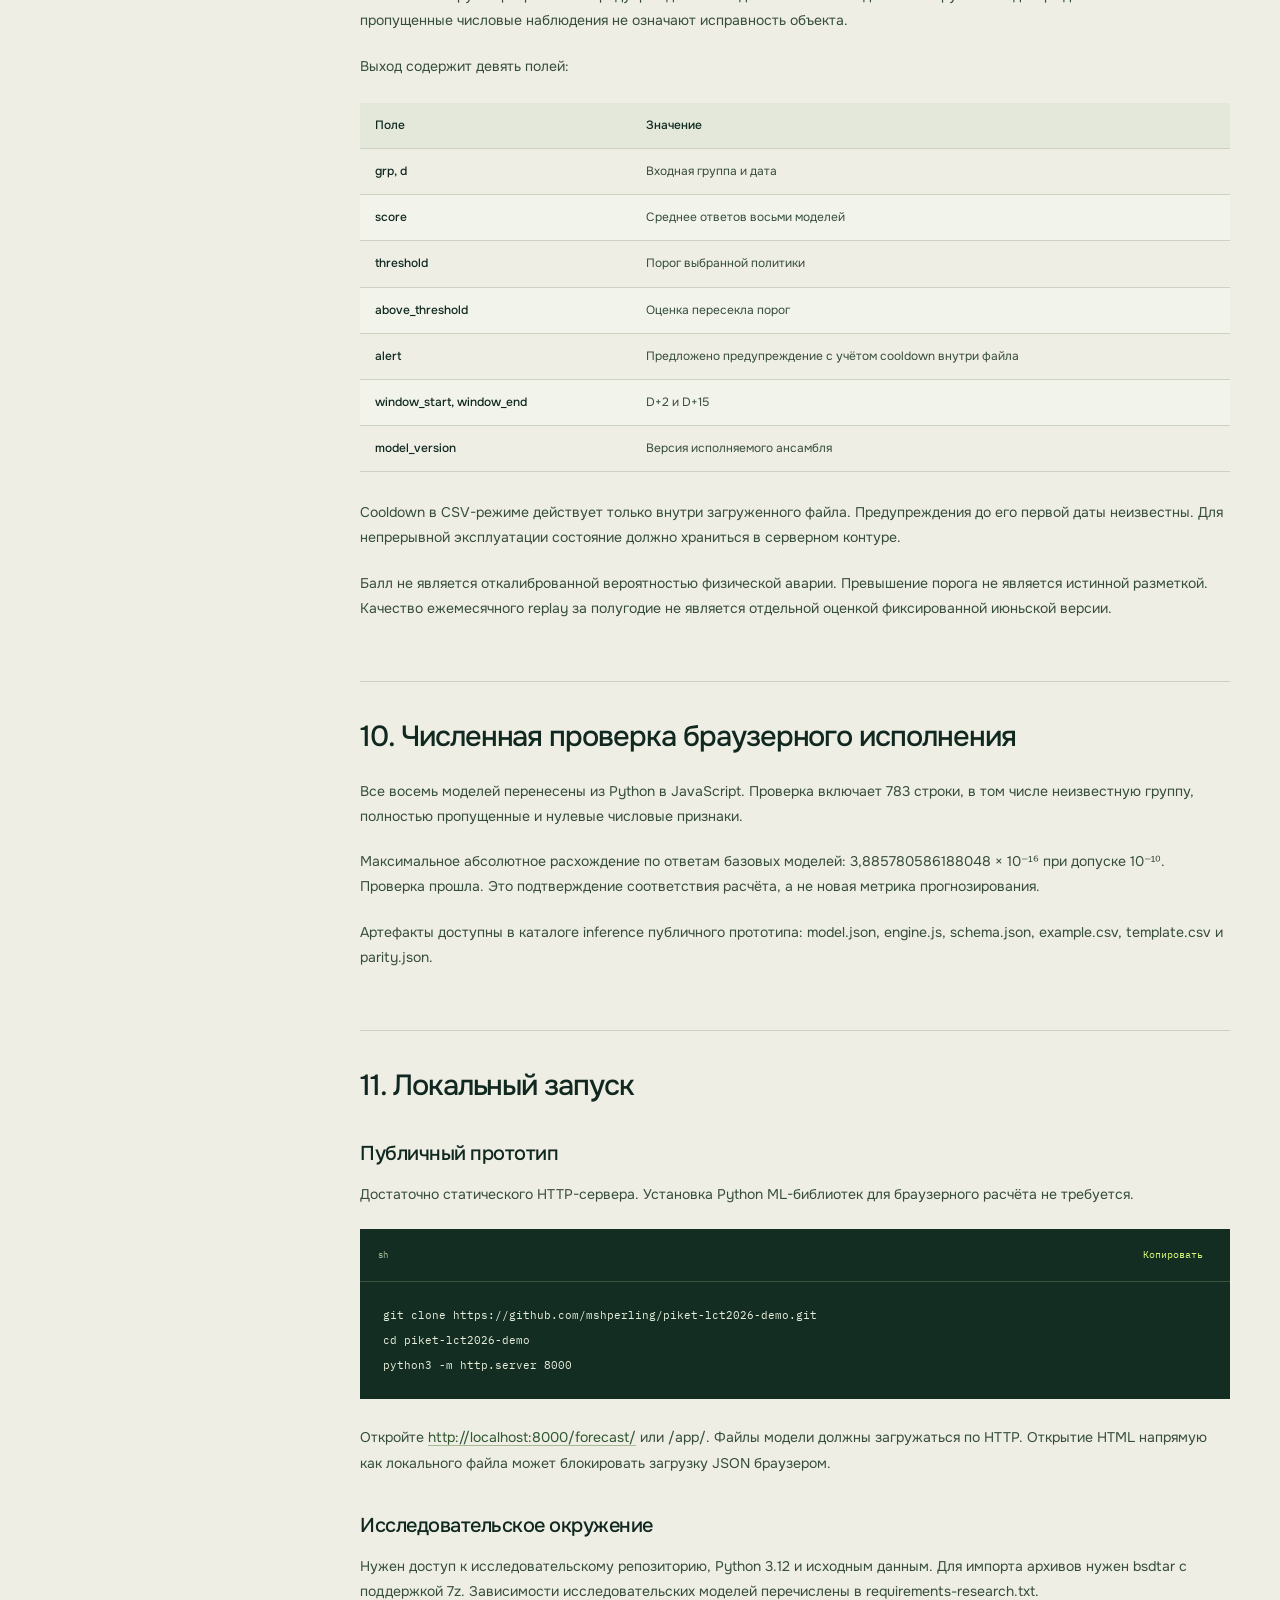
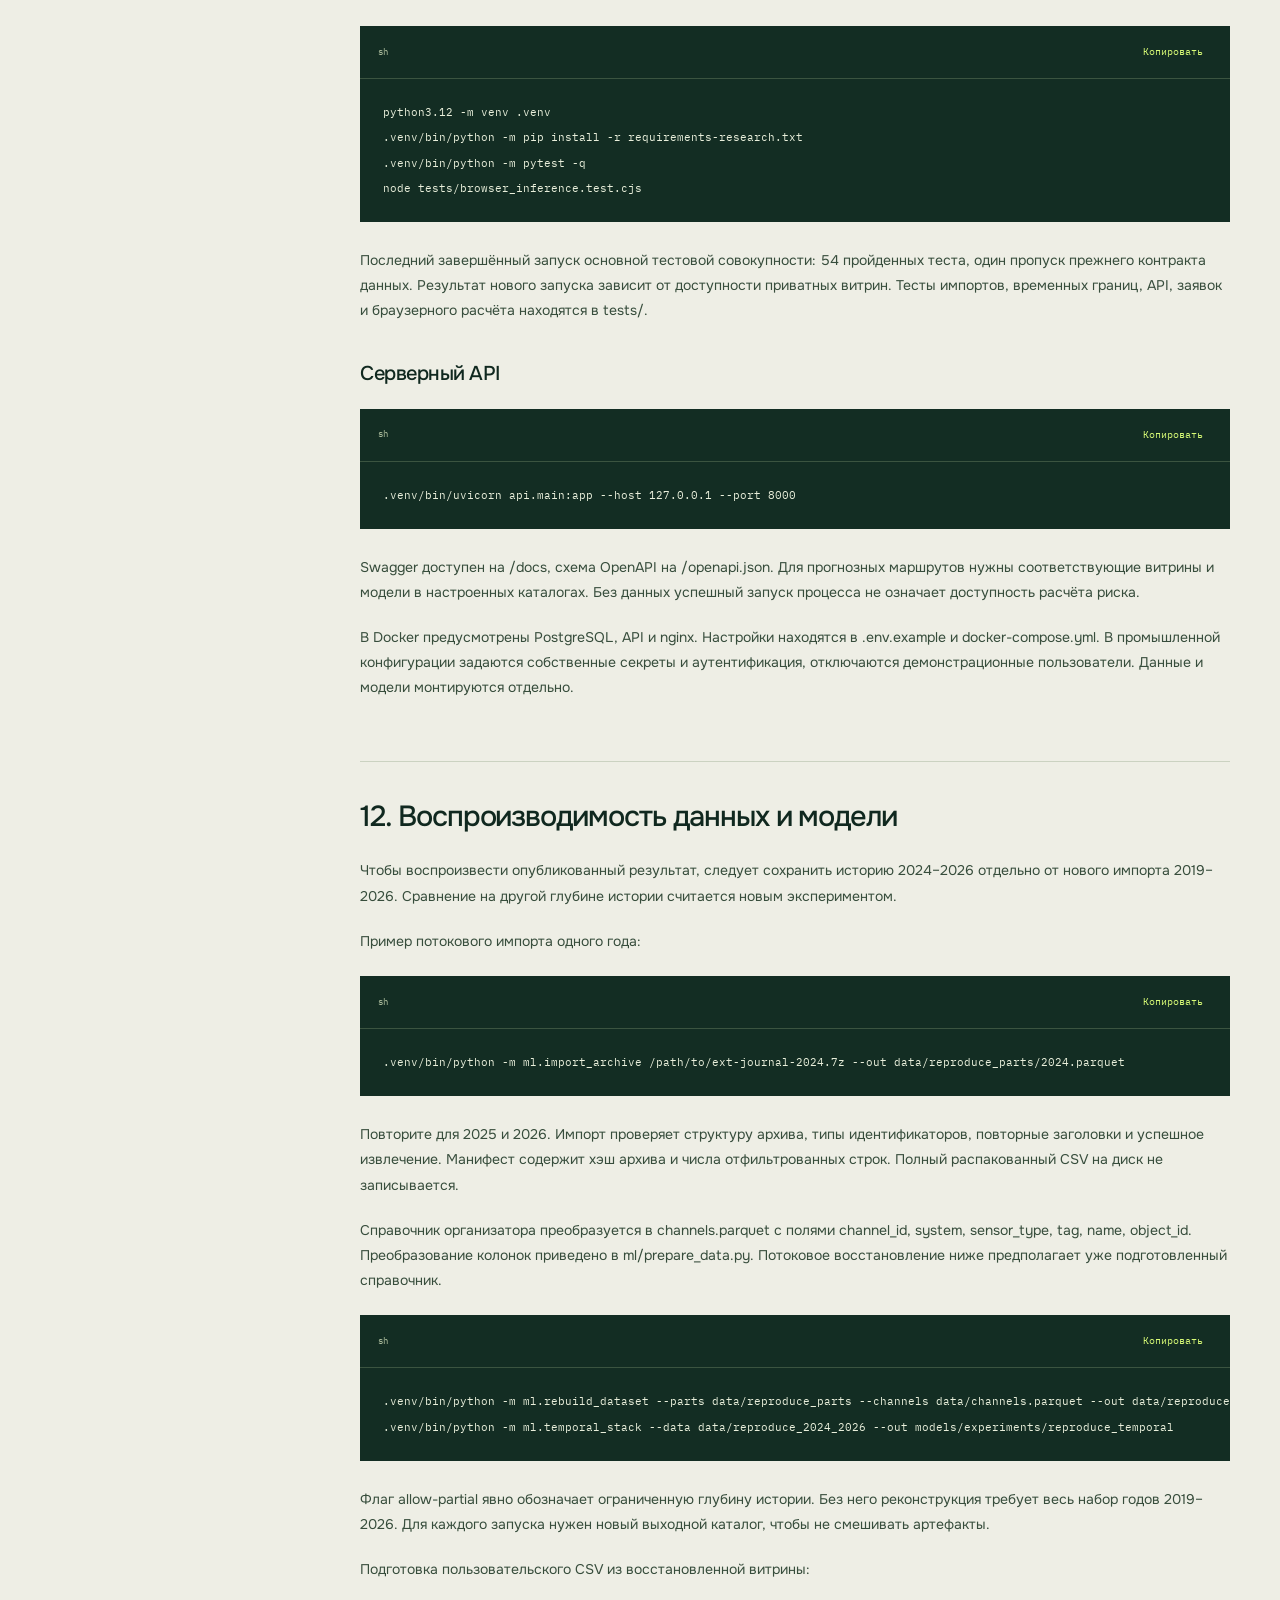
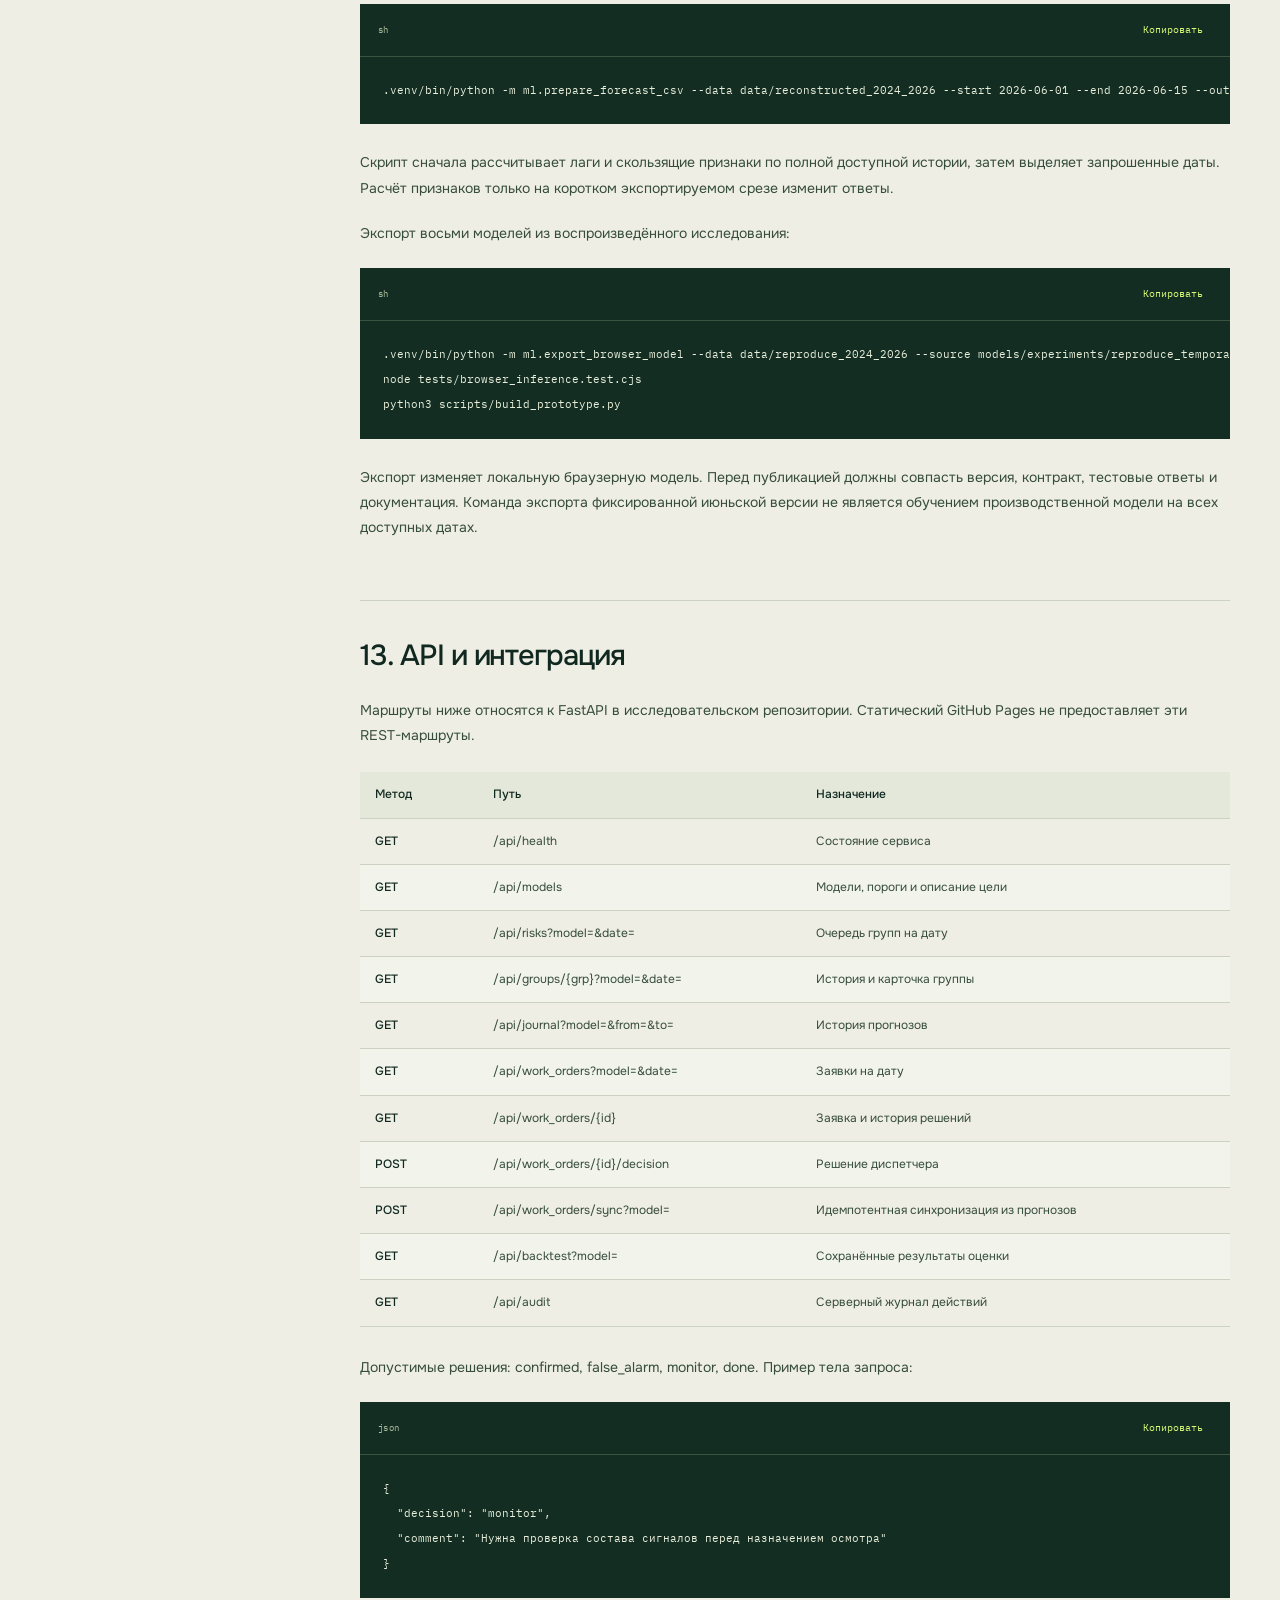
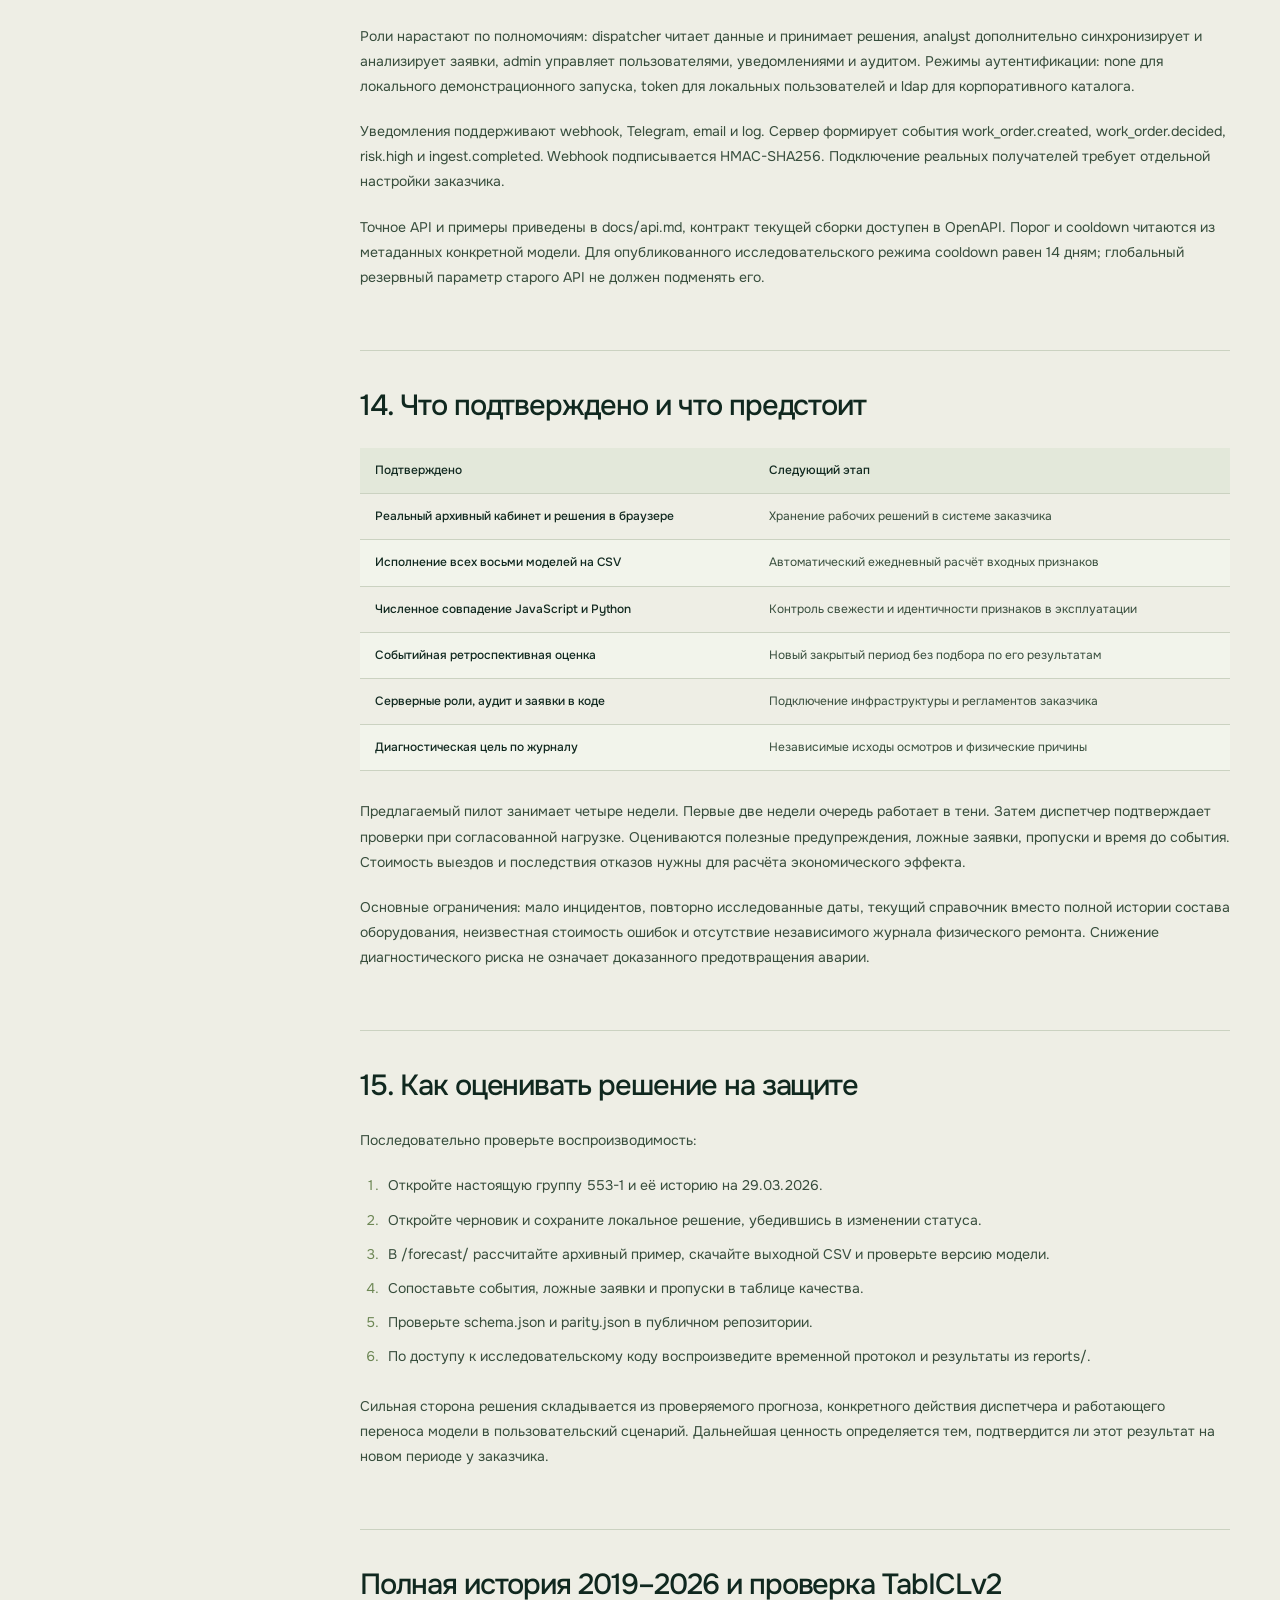
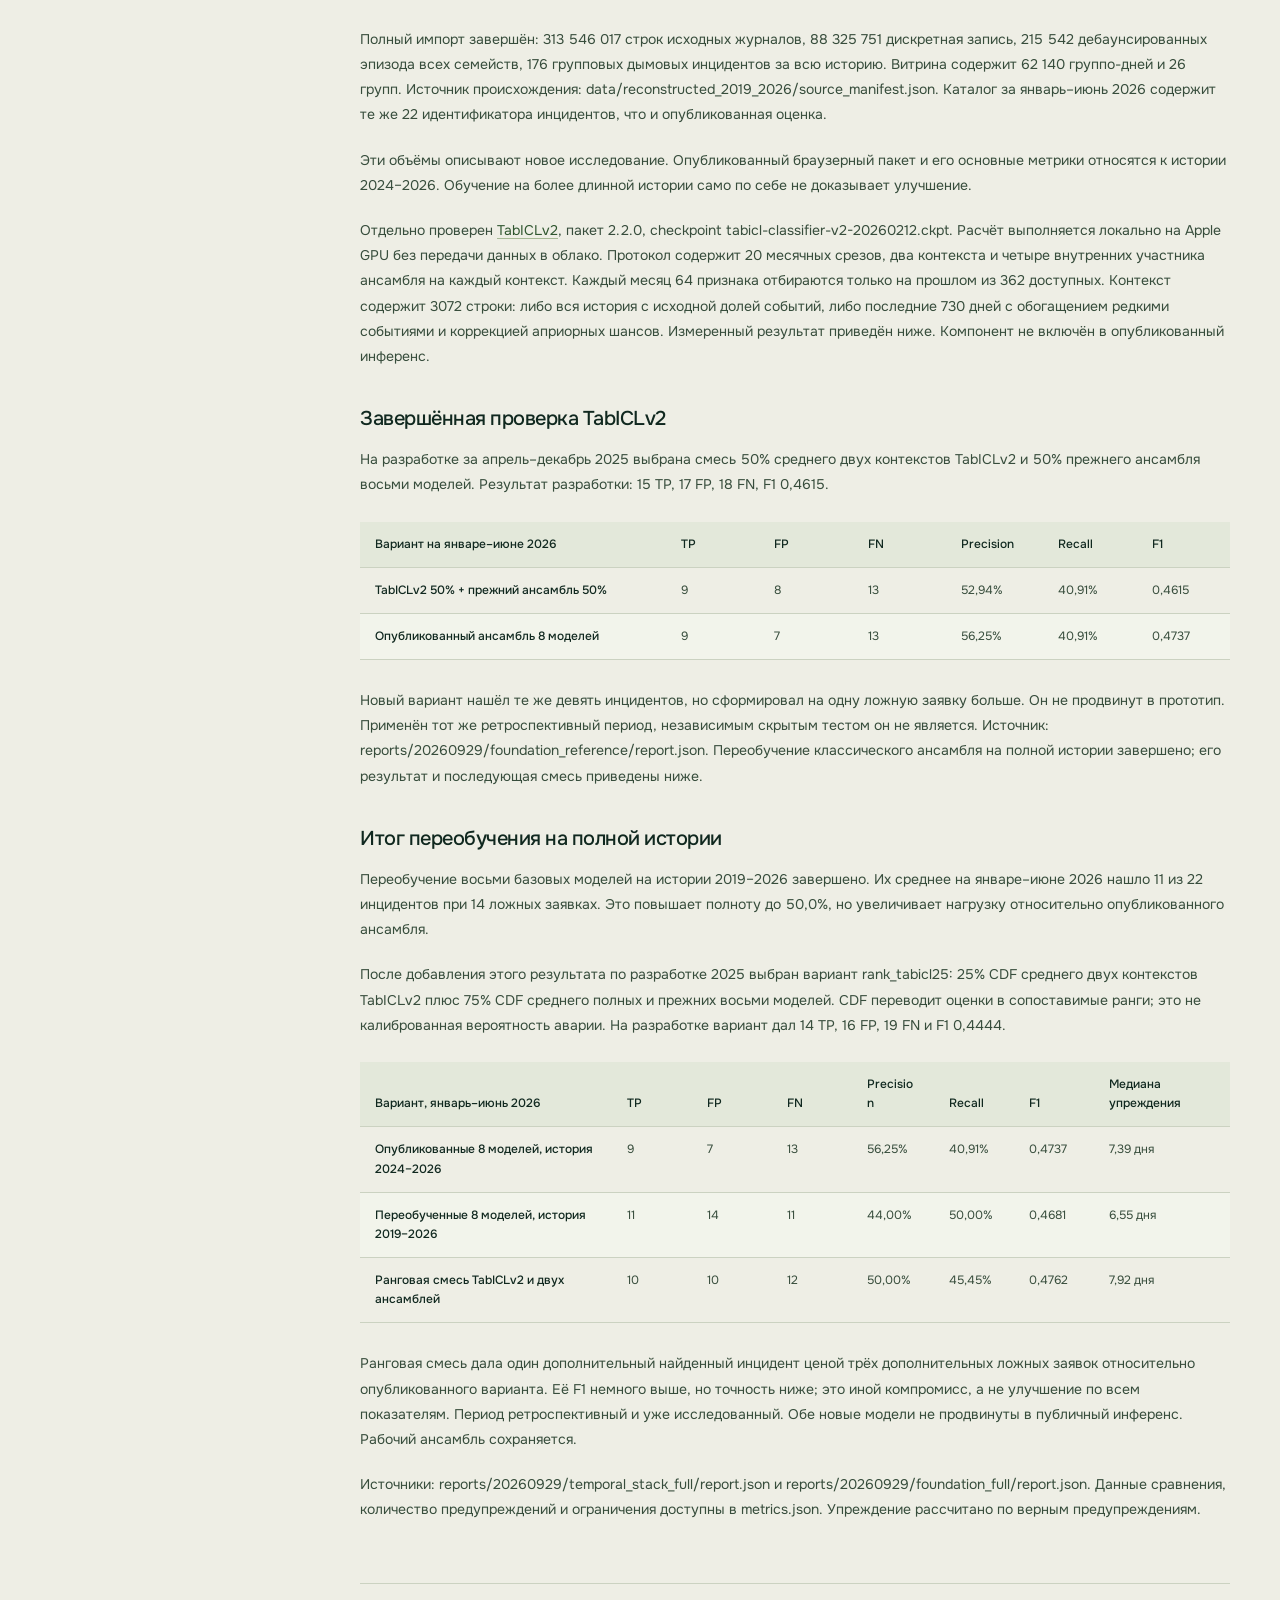
<file: documentation.html>
<!doctype html><html lang="ru"><head><meta charset="utf-8"><meta name="viewport" content="width=device-width,initial-scale=1"><meta name="description" content="Подробная документация ПИКЕТ: загрузка данных, подготовка признаков, запуск, архитектура, API, модель и протокол оценки."><title>ПИКЕТ · документация решения</title><link rel="preconnect" href="https://fonts.googleapis.com"><link rel="preconnect" href="https://fonts.gstatic.com" crossorigin><link href="https://fonts.googleapis.com/css2?family=Onest:wght@400;500;600;700&family=IBM+Plex+Mono:wght@400;500&display=swap" rel="stylesheet"><link rel="stylesheet" href="./documentation.css"><script src="./documentation.js" defer></script></head><body><a class="skip-link" href="#guide">К документации</a><header class="docs-header"><a class="docs-brand" href="./">пикет</a><span class="docs-edition">ДОКУМЕНТАЦИЯ / ЛЦТ 2026</span><nav aria-label="Продукт"><a href="./app/">Кабинет ↗</a><a href="./forecast/">Прогноз ↗</a></nav></header><div class="docs-hero"><div><span class="section-kicker">РУКОВОДСТВО ПО РЕШЕНИЮ</span><h1>Как устроен<br><span>ПИКЕТ.</span></h1></div><div class="hero-note"><p>От исходного журнала<br> до решения о проверке.</p><a href="./PIKET_LCT2026.pdf">Презентация ↗</a><a href="./DOCUMENTATION.md" download>Документация ↓ MD</a></div></div><main class="docs-layout"><aside class="docs-sidebar"><details class="toc-panel" open><summary>Содержание <span>↓</span></summary><nav class="doc-toc" aria-label="Оглавление"><a href="#guide-1-назначение-и-границы" data-section="guide-1-назначение-и-границы"><span>01</span>Назначение и границы</a>
<a href="#guide-2-пользовательский-сценарий-на-реальных-данных" data-section="guide-2-пользовательский-сценарий-на-реальных-данных"><span>02</span>Пользовательский сценарий на реальных данных</a>
<a href="#guide-3-архитектура" data-section="guide-3-архитектура"><span>03</span>Архитектура</a>
<a href="#guide-4-схема-данных" data-section="guide-4-схема-данных"><span>04</span>Схема данных</a>
<a href="#guide-5-цель-прогнозирования" data-section="guide-5-цель-прогнозирования"><span>05</span>Цель прогнозирования</a>
<a href="#guide-6-модель-и-признаки" data-section="guide-6-модель-и-признаки"><span>06</span>Модель и признаки</a>
<a href="#guide-7-протокол-валидации" data-section="guide-7-протокол-валидации"><span>07</span>Протокол валидации</a>
<a href="#guide-8-подтверждённые-результаты" data-section="guide-8-подтверждённые-результаты"><span>08</span>Подтверждённые результаты</a>
<a href="#guide-9-контракт-csv-и-результат" data-section="guide-9-контракт-csv-и-результат"><span>09</span>Контракт CSV и результат</a>
<a href="#guide-10-численная-проверка-браузерного-исполнения" data-section="guide-10-численная-проверка-браузерного-исполнения"><span>10</span>Численная проверка браузерного исполнения</a>
<a href="#guide-11-локальный-запуск" data-section="guide-11-локальный-запуск"><span>11</span>Локальный запуск</a>
<a href="#guide-12-воспроизводимость-данных-и-модели" data-section="guide-12-воспроизводимость-данных-и-модели"><span>12</span>Воспроизводимость данных и модели</a>
<a href="#guide-13-api-и-интеграция" data-section="guide-13-api-и-интеграция"><span>13</span>API и интеграция</a>
<a href="#guide-14-что-подтверждено-и-что-предстоит" data-section="guide-14-что-подтверждено-и-что-предстоит"><span>14</span>Что подтверждено и что предстоит</a>
<a href="#guide-15-как-оценивать-решение-на-защите" data-section="guide-15-как-оценивать-решение-на-защите"><span>15</span>Как оценивать решение на защите</a>
<a href="#guide-полная-история-2019-2026-и-проверка-tabiclv2" data-section="guide-полная-история-2019-2026-и-проверка-tabiclv2"><span>16</span>Полная история 2019–2026 и проверка TabICLv2</a>
<a href="#model-card" data-section="model-card"><span>17</span>Карточка модели</a></nav></details><div class="sidebar-foot"><a href="https://github.com/mshperling/piket-lct2026-demo">Репозиторий ↗</a><a href="./inference/schema.json">Контракт CSV ↗</a><a href="./metrics.json">Результаты JSON ↗</a><a href="./inference/parity.json">Проверка переноса ↗</a></div></aside><article id="guide" class="doc-body"><p>Команда «Бананчики», ЛЦТ 2026. Прогноз диагностических сбоев СМВУ и рабочее место диспетчера инженерных коллекторов.</p>
<section class="doc-section" id="guide-1-назначение-и-границы">
<h2>1. Назначение и границы<a class="anchor-link" href="#guide-1-назначение-и-границы" aria-label="Ссылка на раздел 1. Назначение и границы">#</a></h2>
<p>ПИКЕТ помогает выбрать группу оборудования для превентивной проверки. Система оценивает риск начала группового диагностического инцидента, показывает историю сигналов и предлагает черновик заявки. Диспетчер принимает решение. Результат осмотра в дальнейшем может дать независимую разметку причин неисправности.</p>
<p>Пользовательский результат: очередь проверок с основаниями и понятным горизонтом. Единица оценки модели: заявка, которая заранее соответствует одному инциденту. Система не устанавливает физическую причину, не подтверждает пожар и не направляет бригаду автоматически.</p>
<h3 id="guide-два-опубликованных-режима">Два опубликованных режима<a class="anchor-link" href="#guide-два-опубликованных-режима" aria-label="Ссылка на раздел Два опубликованных режима">#</a></h3>
<div class="doc-table" tabindex="0" role="region" aria-label="Таблица, прокрутите по горизонтали при необходимости"><table><thead><tr><th scope="col">Режим</th><th scope="col">Что можно проверить</th><th scope="col">Откуда данные</th><th scope="col">Где выполняется действие</th></tr></thead><tbody>
<tr><td>Архивный кабинет /app/</td><td>Очередь, группа, история, черновик и решение</td><td>Реальный срез 29.03.2026, 26 групп</td><td>Срез статический, решения сохраняются в браузере</td></tr>
<tr><td>Прогноз /forecast/</td><td>Свой CSV, реальный расчёт, скачивание результата</td><td>Подготовленная таблица пользователя или архивный пример</td><td>Все восемь моделей исполняются локально в браузере</td></tr>
</tbody></table></div>
<p>В отдельном серверном контуре есть FastAPI, база заявок, роли и аудит. Публичный сайт не выдаёт эти серверные функции за подключённую систему заказчика. Активный серверный пакет модели пока сохраняется отдельно от экспортированного браузерного ансамбля.</p>
<h3 id="guide-постоянные-ссылки">Постоянные ссылки<a class="anchor-link" href="#guide-постоянные-ссылки" aria-label="Ссылка на раздел Постоянные ссылки">#</a></h3>
<ul>
<li>Прототип: <a href="https://mshperling.github.io/piket-lct2026-demo/">https://mshperling.github.io/piket-lct2026-demo/</a></li>
<li>Расчёт по CSV: <a href="https://mshperling.github.io/piket-lct2026-demo/forecast/">https://mshperling.github.io/piket-lct2026-demo/forecast/</a></li>
<li>Архивный кабинет: <a href="https://mshperling.github.io/piket-lct2026-demo/app/">https://mshperling.github.io/piket-lct2026-demo/app/</a></li>
<li>Публичный репозиторий: <a href="https://github.com/mshperling/piket-lct2026-demo">https://github.com/mshperling/piket-lct2026-demo</a></li>
<li>Презентация: <a href="https://mshperling.github.io/piket-lct2026-demo/PIKET_LCT2026.pdf">https://mshperling.github.io/piket-lct2026-demo/PIKET_LCT2026.pdf</a></li>
<li>Исследовательский код: <a href="https://github.com/Valle-ds/lct2026-moskollektor/tree/design/piket-dispatcher">https://github.com/Valle-ds/lct2026-moskollektor/tree/design/piket-dispatcher</a></li>
</ul>
<p>Исследовательский репозиторий приватный. Команда должна отдельно предоставить доступ жюри. Публичный репозиторий содержит интерфейс, веса восьми моделей, JavaScript-движок, схему входа и примеры.</p>
</section>
<section class="doc-section" id="guide-2-пользовательский-сценарий-на-реальных-данных">
<h2>2. Пользовательский сценарий на реальных данных<a class="anchor-link" href="#guide-2-пользовательский-сценарий-на-реальных-данных" aria-label="Ссылка на раздел 2. Пользовательский сценарий на реальных данных">#</a></h2>
<p>Архивный кабинет открывается на 29 марта 2026 года. В срезе 26 групп. Группа 553-1 получает балл около 0,43 при пороге около 0,41. Система предлагает один черновик проверки для этой группы.</p>
<p>Диспетчер выбирает 553-1, смотрит историю оценки и список датчиков. Рост оценки объясняет попадание в очередь, но сам по себе не устанавливает физическую причину. Предмет проверки уточняет специалист. Подтверждение, наблюдение, отклонение или выполнение записывается как решение.</p>
<p>В публичном кабинете решение хранится только в браузере. Оно демонстрирует рабочий процесс и не означает фактического выезда или ремонта.</p>
<p>В историческом каталоге следующий квалифицирующий инцидент группы начался 13 апреля 2026 года в 14:00. От предупреждения в конце 29 марта до события прошло 350,01 часа, то есть 14,58 дня. Это один выбранный успешный пример. Он не заменяет оценку всех заявок.</p>
<p>Для второго сценария откройте /forecast/, выберите «Попробовать на архиве» или загрузите пример CSV. Пример содержит 26 настоящих строк за 1 июня 2026 года. После расчёта можно скачать таблицу. В опубликованной версии первая группа по оценке, 672-1, получает примерно 0,5958. Это ответ модели, а не истинная метка события.</p>
</section>
<section class="doc-section" id="guide-3-архитектура">
<h2>3. Архитектура<a class="anchor-link" href="#guide-3-архитектура" aria-label="Ссылка на раздел 3. Архитектура">#</a></h2>
<h3 id="guide-подготовка-и-исследование">Подготовка и исследование<a class="anchor-link" href="#guide-подготовка-и-исследование" aria-label="Ссылка на раздел Подготовка и исследование">#</a></h3>
<div class="doc-table" tabindex="0" role="region" aria-label="Таблица, прокрутите по горизонтали при необходимости"><table><thead><tr><th scope="col">Этап</th><th scope="col">Вход</th><th scope="col">Выход</th><th scope="col">Реализация</th></tr></thead><tbody>
<tr><td>Потоковый импорт</td><td>Годовой архив 7z с CSV</td><td>Дискретные состояния Parquet и манифест</td><td>ml/import_archive.py</td></tr>
<tr><td>Справочник</td><td>CSV каналов организатора</td><td>channels.parquet</td><td>Нормализация полей из ml/prepare_data.py</td></tr>
<tr><td>Нормализация</td><td>Состояния каналов</td><td>Канонические состояния и эпизоды</td><td>ml/episodes.py</td></tr>
<tr><td>Каталог инцидентов</td><td>Эпизоды и группы каналов</td><td>Скользящий каталог начала серий</td><td>ml/incidents.py</td></tr>
<tr><td>Витрина</td><td>История до конца дня D</td><td>Признаки группы и созревшие метки</td><td>ml/object_table.py, ml/object_features_v2.py</td></tr>
<tr><td>Исследования</td><td>Витрина и каталог</td><td>Временные OOF-прогнозы, пороги, отчёты</td><td>ml/temporal_stack.py и дополнительные эксперименты</td></tr>
<tr><td>Экспорт</td><td>Сохранённые восемь моделей</td><td>model.json, schema.json, пример и тестовый эталон</td><td>ml/export_browser_model.py</td></tr>
</tbody></table></div>
<h3 id="guide-исполнение">Исполнение<a class="anchor-link" href="#guide-исполнение" aria-label="Ссылка на раздел Исполнение">#</a></h3>
<div class="doc-table" tabindex="0" role="region" aria-label="Таблица, прокрутите по горизонтали при необходимости"><table><thead><tr><th scope="col">Контур</th><th scope="col">Устройство</th><th scope="col">Состояние</th></tr></thead><tbody>
<tr><td>GitHub Pages</td><td>Статические HTML/CSS/JS, модель загружается как JSON</td><td>Публично доступен</td></tr>
<tr><td>Web Worker</td><td>Валидация входа и расчёт восьми моделей без блокировки интерфейса</td><td>Работает на подготовленном CSV</td></tr>
<tr><td>Архивный кабинет</td><td>Сохранённый прогноз, история и локальные решения</td><td>Реальный срез 29.03.2026</td></tr>
<tr><td>FastAPI</td><td>REST API, роли, аудит, заявки, уведомления</td><td>Реализован в исследовательском репозитории</td></tr>
<tr><td>SQLite / PostgreSQL</td><td>Серверные заявки, решения, состояние политики</td><td>SQLite локально, PostgreSQL в Docker</td></tr>
</tbody></table></div>
<p>CSV пользователя обрабатывается в браузере. Его содержимое не передаётся на сервер. Статический сайт и файлы модели загружаются с хостинга. В серверном режиме размещение данных и доступ задаёт заказчик.</p>
</section>
<section class="doc-section" id="guide-4-схема-данных">
<h2>4. Схема данных<a class="anchor-link" href="#guide-4-схема-данных" aria-label="Ссылка на раздел 4. Схема данных">#</a></h2>
<h3 id="guide-основные-таблицы">Основные таблицы<a class="anchor-link" href="#guide-основные-таблицы" aria-label="Ссылка на раздел Основные таблицы">#</a></h3>
<div class="doc-table" tabindex="0" role="region" aria-label="Таблица, прокрутите по горизонтали при необходимости"><table><thead><tr><th scope="col">Таблица</th><th scope="col">Ключ или единица</th><th scope="col">Основные поля</th></tr></thead><tbody>
<tr><td>channels</td><td>channel_id</td><td>system, sensor_type, tag, name, object_id</td></tr>
<tr><td>state_events</td><td>Событие канала</td><td>event_id, channel_id, ts, is_alarm, value</td></tr>
<tr><td>episodes</td><td>Эпизод состояния канала</td><td>channel_id, время начала, длительность и признаки серии</td></tr>
<tr><td>incidents</td><td>Группа и начало инцидента</td><td>grp, onset, inc_id, catalog</td></tr>
<tr><td>object_feats</td><td>grp + d</td><td>Только признаки на дату D, включая строки без созревшей метки</td></tr>
<tr><td>object_set</td><td>grp + d</td><td>Признаки и целевые метки, пригодные для оценки</td></tr>
<tr><td>OOF-прогнозы</td><td>grp + d + модель</td><td>p_model, threshold, граница обучающей истории</td></tr>
<tr><td>Результат браузера</td><td>grp + d</td><td>score, above_threshold, alert, окно, версия модели</td></tr>
</tbody></table></div>
<p>Полный список входных полей находится в <a href="https://mshperling.github.io/piket-lct2026-demo/inference/schema.json">схеме CSV</a>. Идентификатор группы выводится из тега канала. Исторический состав группы приближён текущим справочником, что является ограничением оценки.</p>
<h3 id="guide-серверное-состояние">Серверное состояние<a class="anchor-link" href="#guide-серверное-состояние" aria-label="Ссылка на раздел Серверное состояние">#</a></h3>
<ul>
<li>work_orders: идентификатор модели, группа, дата прогноза, окно, оценка, рекомендация, кандидаты на проверку и статус.</li>
<li>decisions: решение, комментарий, пользователь и время, связь с заявкой.</li>
<li>alert_state: последнее предупреждение и последний обработанный день по группе. Состояние сохраняется между перезапусками API.</li>
<li>users: пользователи, роли и сведения аутентификации.</li>
<li>audit_log: пользователь, метод, путь, статус ответа, время и хэш тела запроса.</li>
<li>notification_channels и notifications: настройки каналов и история доставки событий.</li>
</ul>
<p>Серверная заявка получает детерминированный идентификатор model:grp:forecast_date. Повторная синхронизация не должна создавать дубликат для той же пары модели, группы и даты.</p>
</section>
<section class="doc-section" id="guide-5-цель-прогнозирования">
<h2>5. Цель прогнозирования<a class="anchor-link" href="#guide-5-цель-прогнозирования" aria-label="Ссылка на раздел 5. Цель прогнозирования">#</a></h2>
<p>Момент решения: конец дня D. Целевое окно: D+2…D+15. Минимальное упреждение превышает 24 часа.</p>
<p>Групповой диагностический инцидент возникает, когда в скользящем окне 10 минут квалифицирующий сбой затрагивает минимум три канала и минимум 10% группы. Следующая самостоятельная серия начинается после 24 часов без квалифицирующего всплеска.</p>
<p>Исследовательский ансамбль использует цель начала инцидента yO. Один из его базовых алгоритмов обучен на прежней диагностической цели yB для разнообразия ошибок. Служебное название smoke_yB_w14 в интерфейсе сохраняется для совместимости и не заменяет приведённое определение цели.</p>
<p>Сопоставление заявок и событий взаимно однозначное. Повторные предупреждения по группе подавляются на 14 дней. Последние дни, для которых горизонт ещё не завершён, не входят в оценку зрелых заявок.</p>
</section>
<section class="doc-section" id="guide-6-модель-и-признаки">
<h2>6. Модель и признаки<a class="anchor-link" href="#guide-6-модель-и-признаки" aria-label="Ссылка на раздел 6. Модель и признаки">#</a></h2>
<h3 id="guide-опубликованный-ансамбль">Опубликованный ансамбль<a class="anchor-link" href="#guide-опубликованный-ансамбль" aria-label="Ссылка на раздел Опубликованный ансамбль">#</a></h3>
<p>Итоговая оценка равна среднему восьми ответов:</p>
<div class="doc-table" tabindex="0" role="region" aria-label="Таблица, прокрутите по горизонтали при необходимости"><table><thead><tr><th scope="col">Семейство</th><th scope="col">Число</th><th scope="col">Различие</th></tr></thead><tbody>
<tr><td>LightGBM</td><td>5</td><td>Прежняя цель, начало события, полная история, недавняя история, дополнительные признаки</td></tr>
<tr><td>CatBoost Ordered</td><td>1</td><td>Категория группы и нелинейные взаимодействия</td></tr>
<tr><td>Extra Trees</td><td>1</td><td>Другая структура случайных разбиений</td></tr>
<tr><td>Logistic Regression</td><td>1</td><td>Регуляризованная линейная оценка</td></tr>
</tbody></table></div>
<p>Во входном контракте 178 признаков, включая grp. Дата d является отдельным обязательным полем. Следовательно, CSV содержит 179 обязательных столбцов.</p>
<p>Часть признаков описывает интенсивность и охват эпизодов за разные окна, неизвестные состояния, выключения, питание и давность последнего сбоя. Дополнительные признаки отражают концентрацию повторов, долю новых затронутых каналов, неустойчивое восстановление и общий фон других групп. Признаки исторических меток используют только уже созревшие метки.</p>
<h3 id="guide-расширенный-исследовательский-поиск">Расширенный исследовательский поиск<a class="anchor-link" href="#guide-расширенный-исследовательский-поиск" aria-label="Ссылка на раздел Расширенный исследовательский поиск">#</a></h3>
<p>Завершённый поиск на истории 2024–2026 включал 22 классификатора и три интервальных регрессора, максимум 362 признака. Проверялись аналоговые измерения, повторяемость, событийные веса, CatBoost meta и комбинации моделей.</p>
<p>Интервальные регрессоры прогнозируют длительность завершённых интервалов и условный риск следующего события. Это не полноценная survival-модель с учётом цензурированных наблюдений. Большее число моделей само по себе не улучшило итоговый режим, поэтому опубликован ансамбль восьми моделей.</p>
<p>Расширение истории до 2019 года и новые модели являются отдельными исследованиями. Завершённый результат TabICLv2 приведён в заключительном разделе. Значения опубликованной проверки не переносятся на другие модели автоматически.</p>
</section>
<section class="doc-section" id="guide-7-протокол-валидации">
<h2>7. Протокол валидации<a class="anchor-link" href="#guide-7-протокол-валидации" aria-label="Ссылка на раздел 7. Протокол валидации">#</a></h2>
<p>Для каждого месяца базовые модели обучаются только на прошлом и прогнозируют следующий месяц. Эти ответы образуют OOF-таблицу. Meta-модели обучаются на прошлых OOF-ответах, а не на ответах базовых моделей по собственному обучению.</p>
<p>Основное условие созревания: max(train.d) + 15 дней &lt; prediction.d. Аналогичный разрыв выдерживается между обучением meta, калибровкой и внешней проверкой. Нормализация, обработка пропусков и словарь категорий обучаются на доступной обучающей части.</p>
<div class="doc-table" tabindex="0" role="region" aria-label="Таблица, прокрутите по горизонтали при необходимости"><table><thead><tr><th scope="col">Период</th><th scope="col">Назначение</th></tr></thead><tbody>
<tr><td>2024</td><td>Начальная история, OOF с мая</td></tr>
<tr><td>Апрель–декабрь 2025</td><td>Три квартала разработки, 33 инцидента</td></tr>
<tr><td>Январь–июнь 2026</td><td>Ретроспективная проверка выбранного режима, 22 инцидента</td></tr>
</tbody></table></div>
<p>Модель и политика первого ансамбля выбираются по событийному F1 на разработке при ограничении числа заявок относительно baseline. Порог подбирается на предшествующем калибровочном участке. Для сопоставимых вариантов используется одинаковое месячное переобучение.</p>
<p>Граф совместных сбоев исключён из этого OOF-эксперимента, поскольку его дата построения позже ранних OOF-месяцев. Это предотвращает использование будущей структуры связей.</p>
<p>Периоды ранее исследовались в проекте. Поэтому проверка 2026 года ретроспективная и не является новым скрытым тестом. На границах разработки и проверки cooldown начинается заново. Для оценки непрерывной эксплуатации нужен отдельный прогон с сохранённым состоянием.</p>
</section>
<section class="doc-section" id="guide-8-подтверждённые-результаты">
<h2>8. Подтверждённые результаты<a class="anchor-link" href="#guide-8-подтверждённые-результаты" aria-label="Ссылка на раздел 8. Подтверждённые результаты">#</a></h2>
<p>История обучения 2024–2026. Проверка: январь–июнь 2026, 22 диагностических инцидента. Числа относятся к заявкам и событиям, а не к доле верных дневных строк.</p>
<div class="doc-table" tabindex="0" role="region" aria-label="Таблица, прокрутите по горизонтали при необходимости"><table><thead><tr><th scope="col">Режим</th><th scope="col">TP</th><th scope="col">FP</th><th scope="col">FN</th><th scope="col">Precision</th><th scope="col">Recall</th><th scope="col">F1</th></tr></thead><tbody>
<tr><td>Исходный LightGBM</td><td>9</td><td>12</td><td>13</td><td>42,86%</td><td>40,91%</td><td>0,4186</td></tr>
<tr><td>Среднее восьми моделей</td><td>9</td><td>7</td><td>13</td><td>56,25%</td><td>40,91%</td><td>0,4737</td></tr>
<tr><td>Среднее 18 моделей</td><td>11</td><td>13</td><td>11</td><td>45,83%</td><td>50,00%</td><td>0,4783</td></tr>
<tr><td>Политика повторяемости</td><td>10</td><td>8</td><td>12</td><td>55,56%</td><td>45,45%</td><td>0,5000</td></tr>
</tbody></table></div>
<p>Ансамбль восьми моделей даёт на пять ложных заявок меньше, чем baseline: снижение 41,7% при тех же девяти найденных инцидентах. Медианное упреждение верных предупреждений составляет 7,39 дня.</p>
<p>У расширенного ансамбля выше полнота, но больше ложных заявок. Precision одного варианта нельзя объединять с recall другого. Формальная цель precision &gt; 70% и recall &gt; 50% одновременно на этой проверке не достигнута.</p>
<p>Машиночитаемая сводка: metrics.json. Полные отчёты в исследовательском репозитории: reports/20260929/temporal_stack, renewal_ensemble, renewal_policy и дополнительные эксперименты. Отрицательные результаты сохранены.</p>
</section>
<section class="doc-section" id="guide-9-контракт-csv-и-результат">
<h2>9. Контракт CSV и результат<a class="anchor-link" href="#guide-9-контракт-csv-и-результат" aria-label="Ссылка на раздел 9. Контракт CSV и результат">#</a></h2>
<p>Версия браузерной модели: piket-eight-2026-06. Обучение использует историю по 16.05.2026 включительно. Применение разрешено к датам начиная с 01.06.2026.</p>
<div class="doc-table" tabindex="0" role="region" aria-label="Таблица, прокрутите по горизонтали при необходимости"><table><thead><tr><th scope="col">Правило</th><th scope="col">Значение</th></tr></thead><tbody>
<tr><td>Строка</td><td>Одна группа и один день</td></tr>
<tr><td>Дата</td><td>d, YYYY-MM-DD, не ранее 2026-06-01</td></tr>
<tr><td>Группа</td><td>grp, строковый идентификатор, уникальная пара grp+d</td></tr>
<tr><td>Признаки</td><td>Все 178 полей контракта присутствуют</td></tr>
<tr><td>Числа</td><td>Десятичная точка, допускается экспоненциальная запись</td></tr>
<tr><td>Пропуски</td><td>Пустое значение, NA, NaN или null</td></tr>
<tr><td>Разделитель</td><td>Запятая или точка с запятой</td></tr>
<tr><td>Размер</td><td>Не более 10 000 строк и 15 000 000 байт</td></tr>
</tbody></table></div>
<p>Дубли заголовков, повтор группы и даты, неверные даты, отсутствующие столбцы и нечисловые значения отклоняются. Неизвестная группа разрешена с предупреждением: отдельное качество для новых групп не подтверждено. Полностью пропущенные числовые наблюдения не означают исправность объекта.</p>
<p>Выход содержит девять полей:</p>
<div class="doc-table" tabindex="0" role="region" aria-label="Таблица, прокрутите по горизонтали при необходимости"><table><thead><tr><th scope="col">Поле</th><th scope="col">Значение</th></tr></thead><tbody>
<tr><td>grp, d</td><td>Входная группа и дата</td></tr>
<tr><td>score</td><td>Среднее ответов восьми моделей</td></tr>
<tr><td>threshold</td><td>Порог выбранной политики</td></tr>
<tr><td>above_threshold</td><td>Оценка пересекла порог</td></tr>
<tr><td>alert</td><td>Предложено предупреждение с учётом cooldown внутри файла</td></tr>
<tr><td>window_start, window_end</td><td>D+2 и D+15</td></tr>
<tr><td>model_version</td><td>Версия исполняемого ансамбля</td></tr>
</tbody></table></div>
<p>Cooldown в CSV-режиме действует только внутри загруженного файла. Предупреждения до его первой даты неизвестны. Для непрерывной эксплуатации состояние должно храниться в серверном контуре.</p>
<p>Балл не является откалиброванной вероятностью физической аварии. Превышение порога не является истинной разметкой. Качество ежемесячного replay за полугодие не является отдельной оценкой фиксированной июньской версии.</p>
</section>
<section class="doc-section" id="guide-10-численная-проверка-браузерного-исполнения">
<h2>10. Численная проверка браузерного исполнения<a class="anchor-link" href="#guide-10-численная-проверка-браузерного-исполнения" aria-label="Ссылка на раздел 10. Численная проверка браузерного исполнения">#</a></h2>
<p>Все восемь моделей перенесены из Python в JavaScript. Проверка включает 783 строки, в том числе неизвестную группу, полностью пропущенные и нулевые числовые признаки.</p>
<p>Максимальное абсолютное расхождение по ответам базовых моделей: 3,885780586188048 × 10⁻¹⁶ при допуске 10⁻¹⁰. Проверка прошла. Это подтверждение соответствия расчёта, а не новая метрика прогнозирования.</p>
<p>Артефакты доступны в каталоге inference публичного прототипа: model.json, engine.js, schema.json, example.csv, template.csv и parity.json.</p>
</section>
<section class="doc-section" id="guide-11-локальный-запуск">
<h2>11. Локальный запуск<a class="anchor-link" href="#guide-11-локальный-запуск" aria-label="Ссылка на раздел 11. Локальный запуск">#</a></h2>
<h3 id="guide-публичный-прототип">Публичный прототип<a class="anchor-link" href="#guide-публичный-прототип" aria-label="Ссылка на раздел Публичный прототип">#</a></h3>
<p>Достаточно статического HTTP-сервера. Установка Python ML-библиотек для браузерного расчёта не требуется.</p>
<div class="code-block"><div class="code-bar"><span>sh</span><button type="button" class="copy-code">Копировать</button></div><pre><code>git clone https://github.com/mshperling/piket-lct2026-demo.git
cd piket-lct2026-demo
python3 -m http.server 8000</code></pre></div>
<p>Откройте <a href="http://localhost:8000/forecast/">http://localhost:8000/forecast/</a> или /app/. Файлы модели должны загружаться по HTTP. Открытие HTML напрямую как локального файла может блокировать загрузку JSON браузером.</p>
<h3 id="guide-исследовательское-окружение">Исследовательское окружение<a class="anchor-link" href="#guide-исследовательское-окружение" aria-label="Ссылка на раздел Исследовательское окружение">#</a></h3>
<p>Нужен доступ к исследовательскому репозиторию, Python 3.12 и исходным данным. Для импорта архивов нужен bsdtar с поддержкой 7z. Зависимости исследовательских моделей перечислены в requirements-research.txt.</p>
<div class="code-block"><div class="code-bar"><span>sh</span><button type="button" class="copy-code">Копировать</button></div><pre><code>python3.12 -m venv .venv
.venv/bin/python -m pip install -r requirements-research.txt
.venv/bin/python -m pytest -q
node tests/browser_inference.test.cjs</code></pre></div>
<p>Последний завершённый запуск основной тестовой совокупности: 54 пройденных теста, один пропуск прежнего контракта данных. Результат нового запуска зависит от доступности приватных витрин. Тесты импортов, временных границ, API, заявок и браузерного расчёта находятся в tests/.</p>
<h3 id="guide-серверный-api">Серверный API<a class="anchor-link" href="#guide-серверный-api" aria-label="Ссылка на раздел Серверный API">#</a></h3>
<div class="code-block"><div class="code-bar"><span>sh</span><button type="button" class="copy-code">Копировать</button></div><pre><code>.venv/bin/uvicorn api.main:app --host 127.0.0.1 --port 8000</code></pre></div>
<p>Swagger доступен на /docs, схема OpenAPI на /openapi.json. Для прогнозных маршрутов нужны соответствующие витрины и модели в настроенных каталогах. Без данных успешный запуск процесса не означает доступность расчёта риска.</p>
<p>В Docker предусмотрены PostgreSQL, API и nginx. Настройки находятся в .env.example и docker-compose.yml. В промышленной конфигурации задаются собственные секреты и аутентификация, отключаются демонстрационные пользователи. Данные и модели монтируются отдельно.</p>
</section>
<section class="doc-section" id="guide-12-воспроизводимость-данных-и-модели">
<h2>12. Воспроизводимость данных и модели<a class="anchor-link" href="#guide-12-воспроизводимость-данных-и-модели" aria-label="Ссылка на раздел 12. Воспроизводимость данных и модели">#</a></h2>
<p>Чтобы воспроизвести опубликованный результат, следует сохранить историю 2024–2026 отдельно от нового импорта 2019–2026. Сравнение на другой глубине истории считается новым экспериментом.</p>
<p>Пример потокового импорта одного года:</p>
<div class="code-block"><div class="code-bar"><span>sh</span><button type="button" class="copy-code">Копировать</button></div><pre><code>.venv/bin/python -m ml.import_archive /path/to/ext-journal-2024.7z --out data/reproduce_parts/2024.parquet</code></pre></div>
<p>Повторите для 2025 и 2026. Импорт проверяет структуру архива, типы идентификаторов, повторные заголовки и успешное извлечение. Манифест содержит хэш архива и числа отфильтрованных строк. Полный распакованный CSV на диск не записывается.</p>
<p>Справочник организатора преобразуется в channels.parquet с полями channel_id, system, sensor_type, tag, name, object_id. Преобразование колонок приведено в ml/prepare_data.py. Потоковое восстановление ниже предполагает уже подготовленный справочник.</p>
<div class="code-block"><div class="code-bar"><span>sh</span><button type="button" class="copy-code">Копировать</button></div><pre><code>.venv/bin/python -m ml.rebuild_dataset --parts data/reproduce_parts --channels data/channels.parquet --out data/reproduce_2024_2026 --allow-partial
.venv/bin/python -m ml.temporal_stack --data data/reproduce_2024_2026 --out models/experiments/reproduce_temporal</code></pre></div>
<p>Флаг allow-partial явно обозначает ограниченную глубину истории. Без него реконструкция требует весь набор годов 2019–2026. Для каждого запуска нужен новый выходной каталог, чтобы не смешивать артефакты.</p>
<p>Подготовка пользовательского CSV из восстановленной витрины:</p>
<div class="code-block"><div class="code-bar"><span>sh</span><button type="button" class="copy-code">Копировать</button></div><pre><code>.venv/bin/python -m ml.prepare_forecast_csv --data data/reconstructed_2024_2026 --start 2026-06-01 --end 2026-06-15 --out data/forecast.csv</code></pre></div>
<p>Скрипт сначала рассчитывает лаги и скользящие признаки по полной доступной истории, затем выделяет запрошенные даты. Расчёт признаков только на коротком экспортируемом срезе изменит ответы.</p>
<p>Экспорт восьми моделей из воспроизведённого исследования:</p>
<div class="code-block"><div class="code-bar"><span>sh</span><button type="button" class="copy-code">Копировать</button></div><pre><code>.venv/bin/python -m ml.export_browser_model --data data/reproduce_2024_2026 --source models/experiments/reproduce_temporal --out prototype/inference
node tests/browser_inference.test.cjs
python3 scripts/build_prototype.py</code></pre></div>
<p>Экспорт изменяет локальную браузерную модель. Перед публикацией должны совпасть версия, контракт, тестовые ответы и документация. Команда экспорта фиксированной июньской версии не является обучением производственной модели на всех доступных датах.</p>
</section>
<section class="doc-section" id="guide-13-api-и-интеграция">
<h2>13. API и интеграция<a class="anchor-link" href="#guide-13-api-и-интеграция" aria-label="Ссылка на раздел 13. API и интеграция">#</a></h2>
<p>Маршруты ниже относятся к FastAPI в исследовательском репозитории. Статический GitHub Pages не предоставляет эти REST-маршруты.</p>
<div class="doc-table" tabindex="0" role="region" aria-label="Таблица, прокрутите по горизонтали при необходимости"><table><thead><tr><th scope="col">Метод</th><th scope="col">Путь</th><th scope="col">Назначение</th></tr></thead><tbody>
<tr><td>GET</td><td>/api/health</td><td>Состояние сервиса</td></tr>
<tr><td>GET</td><td>/api/models</td><td>Модели, пороги и описание цели</td></tr>
<tr><td>GET</td><td>/api/risks?model=&amp;date=</td><td>Очередь групп на дату</td></tr>
<tr><td>GET</td><td>/api/groups/{grp}?model=&amp;date=</td><td>История и карточка группы</td></tr>
<tr><td>GET</td><td>/api/journal?model=&amp;from=&amp;to=</td><td>История прогнозов</td></tr>
<tr><td>GET</td><td>/api/work_orders?model=&amp;date=</td><td>Заявки на дату</td></tr>
<tr><td>GET</td><td>/api/work_orders/{id}</td><td>Заявка и история решений</td></tr>
<tr><td>POST</td><td>/api/work_orders/{id}/decision</td><td>Решение диспетчера</td></tr>
<tr><td>POST</td><td>/api/work_orders/sync?model=</td><td>Идемпотентная синхронизация из прогнозов</td></tr>
<tr><td>GET</td><td>/api/backtest?model=</td><td>Сохранённые результаты оценки</td></tr>
<tr><td>GET</td><td>/api/audit</td><td>Серверный журнал действий</td></tr>
</tbody></table></div>
<p>Допустимые решения: confirmed, false_alarm, monitor, done. Пример тела запроса:</p>
<div class="code-block"><div class="code-bar"><span>json</span><button type="button" class="copy-code">Копировать</button></div><pre><code>{
  &quot;decision&quot;: &quot;monitor&quot;,
  &quot;comment&quot;: &quot;Нужна проверка состава сигналов перед назначением осмотра&quot;
}</code></pre></div>
<p>Роли нарастают по полномочиям: dispatcher читает данные и принимает решения, analyst дополнительно синхронизирует и анализирует заявки, admin управляет пользователями, уведомлениями и аудитом. Режимы аутентификации: none для локального демонстрационного запуска, token для локальных пользователей и ldap для корпоративного каталога.</p>
<p>Уведомления поддерживают webhook, Telegram, email и log. Сервер формирует события work_order.created, work_order.decided, risk.high и ingest.completed. Webhook подписывается HMAC-SHA256. Подключение реальных получателей требует отдельной настройки заказчика.</p>
<p>Точное API и примеры приведены в docs/api.md, контракт текущей сборки доступен в OpenAPI. Порог и cooldown читаются из метаданных конкретной модели. Для опубликованного исследовательского режима cooldown равен 14 дням; глобальный резервный параметр старого API не должен подменять его.</p>
</section>
<section class="doc-section" id="guide-14-что-подтверждено-и-что-предстоит">
<h2>14. Что подтверждено и что предстоит<a class="anchor-link" href="#guide-14-что-подтверждено-и-что-предстоит" aria-label="Ссылка на раздел 14. Что подтверждено и что предстоит">#</a></h2>
<div class="doc-table" tabindex="0" role="region" aria-label="Таблица, прокрутите по горизонтали при необходимости"><table><thead><tr><th scope="col">Подтверждено</th><th scope="col">Следующий этап</th></tr></thead><tbody>
<tr><td>Реальный архивный кабинет и решения в браузере</td><td>Хранение рабочих решений в системе заказчика</td></tr>
<tr><td>Исполнение всех восьми моделей на CSV</td><td>Автоматический ежедневный расчёт входных признаков</td></tr>
<tr><td>Численное совпадение JavaScript и Python</td><td>Контроль свежести и идентичности признаков в эксплуатации</td></tr>
<tr><td>Событийная ретроспективная оценка</td><td>Новый закрытый период без подбора по его результатам</td></tr>
<tr><td>Серверные роли, аудит и заявки в коде</td><td>Подключение инфраструктуры и регламентов заказчика</td></tr>
<tr><td>Диагностическая цель по журналу</td><td>Независимые исходы осмотров и физические причины</td></tr>
</tbody></table></div>
<p>Предлагаемый пилот занимает четыре недели. Первые две недели очередь работает в тени. Затем диспетчер подтверждает проверки при согласованной нагрузке. Оцениваются полезные предупреждения, ложные заявки, пропуски и время до события. Стоимость выездов и последствия отказов нужны для расчёта экономического эффекта.</p>
<p>Основные ограничения: мало инцидентов, повторно исследованные даты, текущий справочник вместо полной истории состава оборудования, неизвестная стоимость ошибок и отсутствие независимого журнала физического ремонта. Снижение диагностического риска не означает доказанного предотвращения аварии.</p>
</section>
<section class="doc-section" id="guide-15-как-оценивать-решение-на-защите">
<h2>15. Как оценивать решение на защите<a class="anchor-link" href="#guide-15-как-оценивать-решение-на-защите" aria-label="Ссылка на раздел 15. Как оценивать решение на защите">#</a></h2>
<p>Последовательно проверьте воспроизводимость:</p>
<ol>
<li>Откройте настоящую группу 553-1 и её историю на 29.03.2026.</li>
<li>Откройте черновик и сохраните локальное решение, убедившись в изменении статуса.</li>
<li>В /forecast/ рассчитайте архивный пример, скачайте выходной CSV и проверьте версию модели.</li>
<li>Сопоставьте события, ложные заявки и пропуски в таблице качества.</li>
<li>Проверьте schema.json и parity.json в публичном репозитории.</li>
<li>По доступу к исследовательскому коду воспроизведите временной протокол и результаты из reports/.</li>
</ol>
<p>Сильная сторона решения складывается из проверяемого прогноза, конкретного действия диспетчера и работающего переноса модели в пользовательский сценарий. Дальнейшая ценность определяется тем, подтвердится ли этот результат на новом периоде у заказчика.</p>
</section>
<section class="doc-section" id="guide-полная-история-2019-2026-и-проверка-tabiclv2">
<h2>Полная история 2019–2026 и проверка TabICLv2<a class="anchor-link" href="#guide-полная-история-2019-2026-и-проверка-tabiclv2" aria-label="Ссылка на раздел Полная история 2019–2026 и проверка TabICLv2">#</a></h2>
<p>Полный импорт завершён: 313 546 017 строк исходных журналов, 88 325 751 дискретная запись, 215 542 дебаунсированных эпизода всех семейств, 176 групповых дымовых инцидентов за всю историю. Витрина содержит 62 140 группо-дней и 26 групп. Источник происхождения: data/reconstructed_2019_2026/source_manifest.json. Каталог за январь–июнь 2026 содержит те же 22 идентификатора инцидентов, что и опубликованная оценка.</p>
<p>Эти объёмы описывают новое исследование. Опубликованный браузерный пакет и его основные метрики относятся к истории 2024–2026. Обучение на более длинной истории само по себе не доказывает улучшение.</p>
<p>Отдельно проверен <a href="https://github.com/soda-inria/tabicl">TabICLv2</a>, пакет 2.2.0, checkpoint tabicl-classifier-v2-20260212.ckpt. Расчёт выполняется локально на Apple GPU без передачи данных в облако. Протокол содержит 20 месячных срезов, два контекста и четыре внутренних участника ансамбля на каждый контекст. Каждый месяц 64 признака отбираются только на прошлом из 362 доступных. Контекст содержит 3072 строки: либо вся история с исходной долей событий, либо последние 730 дней с обогащением редкими событиями и коррекцией априорных шансов. Измеренный результат приведён ниже. Компонент не включён в опубликованный инференс.</p>
<h3 id="guide-завершённая-проверка-tabiclv2">Завершённая проверка TabICLv2<a class="anchor-link" href="#guide-завершённая-проверка-tabiclv2" aria-label="Ссылка на раздел Завершённая проверка TabICLv2">#</a></h3>
<p>На разработке за апрель–декабрь 2025 выбрана смесь 50% среднего двух контекстов TabICLv2 и 50% прежнего ансамбля восьми моделей. Результат разработки: 15 TP, 17 FP, 18 FN, F1 0,4615.</p>
<div class="doc-table" tabindex="0" role="region" aria-label="Таблица, прокрутите по горизонтали при необходимости"><table><thead><tr><th scope="col">Вариант на январе–июне 2026</th><th scope="col">TP</th><th scope="col">FP</th><th scope="col">FN</th><th scope="col">Precision</th><th scope="col">Recall</th><th scope="col">F1</th></tr></thead><tbody>
<tr><td>TabICLv2 50% + прежний ансамбль 50%</td><td>9</td><td>8</td><td>13</td><td>52,94%</td><td>40,91%</td><td>0,4615</td></tr>
<tr><td>Опубликованный ансамбль 8 моделей</td><td>9</td><td>7</td><td>13</td><td>56,25%</td><td>40,91%</td><td>0,4737</td></tr>
</tbody></table></div>
<p>Новый вариант нашёл те же девять инцидентов, но сформировал на одну ложную заявку больше. Он не продвинут в прототип. Применён тот же ретроспективный период, независимым скрытым тестом он не является. Источник: reports/20260929/foundation_reference/report.json. Переобучение классического ансамбля на полной истории завершено; его результат и последующая смесь приведены ниже.</p>
<h3 id="guide-итог-переобучения-на-полной-истории">Итог переобучения на полной истории<a class="anchor-link" href="#guide-итог-переобучения-на-полной-истории" aria-label="Ссылка на раздел Итог переобучения на полной истории">#</a></h3>
<p>Переобучение восьми базовых моделей на истории 2019–2026 завершено. Их среднее на январе–июне 2026 нашло 11 из 22 инцидентов при 14 ложных заявках. Это повышает полноту до 50,0%, но увеличивает нагрузку относительно опубликованного ансамбля.</p>
<p>После добавления этого результата по разработке 2025 выбран вариант rank_tabicl25: 25% CDF среднего двух контекстов TabICLv2 плюс 75% CDF среднего полных и прежних восьми моделей. CDF переводит оценки в сопоставимые ранги; это не калиброванная вероятность аварии. На разработке вариант дал 14 TP, 16 FP, 19 FN и F1 0,4444.</p>
<div class="doc-table" tabindex="0" role="region" aria-label="Таблица, прокрутите по горизонтали при необходимости"><table><thead><tr><th scope="col">Вариант, январь–июнь 2026</th><th scope="col">TP</th><th scope="col">FP</th><th scope="col">FN</th><th scope="col">Precision</th><th scope="col">Recall</th><th scope="col">F1</th><th scope="col">Медиана упреждения</th></tr></thead><tbody>
<tr><td>Опубликованные 8 моделей, история 2024–2026</td><td>9</td><td>7</td><td>13</td><td>56,25%</td><td>40,91%</td><td>0,4737</td><td>7,39 дня</td></tr>
<tr><td>Переобученные 8 моделей, история 2019–2026</td><td>11</td><td>14</td><td>11</td><td>44,00%</td><td>50,00%</td><td>0,4681</td><td>6,55 дня</td></tr>
<tr><td>Ранговая смесь TabICLv2 и двух ансамблей</td><td>10</td><td>10</td><td>12</td><td>50,00%</td><td>45,45%</td><td>0,4762</td><td>7,92 дня</td></tr>
</tbody></table></div>
<p>Ранговая смесь дала один дополнительный найденный инцидент ценой трёх дополнительных ложных заявок относительно опубликованного варианта. Её F1 немного выше, но точность ниже; это иной компромисс, а не улучшение по всем показателям. Период ретроспективный и уже исследованный. Обе новые модели не продвинуты в публичный инференс. Рабочий ансамбль сохраняется.</p>
<p>Источники: reports/20260929/temporal_stack_full/report.json и reports/20260929/foundation_full/report.json. Данные сравнения, количество предупреждений и ограничения доступны в metrics.json. Упреждение рассчитано по верным предупреждениям.</p>
</section><section class="doc-section model-card" id="model-card"><div class="section-kicker">ТЕХНИЧЕСКОЕ ПРИЛОЖЕНИЕ</div><h2>Карточка модели<a class="anchor-link" href="#model-card" aria-label="Ссылка на карточку модели">#</a></h2><h3 id="model-назначение">Назначение<a class="anchor-link" href="#model-назначение" aria-label="Ссылка на раздел Назначение">#</a></h3>
<p>Приоритизация проверки групп дымовых датчиков по историческим журналам состояний. Прогноз формируется в конце дня D. Целевое окно начала инцидента: D+2…D+15, упреждение больше 24 часов.</p>
<p>Результат представляет оценку диагностического риска. Это не подтверждение пожара или физического отказа. Уверенность в физической причине требует данных осмотров и ремонтов.</p>
<h3 id="model-данные-и-цель">Данные и цель<a class="anchor-link" href="#model-данные-и-цель" aria-label="Ссылка на раздел Данные и цель">#</a></h3>
<p>История 2024–2026 годов, 135 261 069 исходных строк, включая один повторный заголовок. После удаления числовых показаний и повторного заголовка остаётся 25 678 884 дискретных состояния. Витрина содержит 26 групп.</p>
<p>Инцидент определяется по скользящему окну 10 минут: не менее трёх каналов и не менее 10% каналов группы. Серии разделяет промежуток 24 часа без квалифицирующего всплеска. Каталог <code>sliding</code> формируется в <code>ml/incidents.py</code>.</p>
<h3 id="model-первый-ансамбль">Первый ансамбль<a class="anchor-link" href="#model-первый-ансамбль" aria-label="Ссылка на раздел Первый ансамбль">#</a></h3>
<p>Восемь базовых алгоритмов: исходный LightGBM с прежней целью, LightGBM с onset-целью, расширенный LightGBM, LightGBM на недавней истории, LightGBM с новыми признаками, CatBoost Ordered, Extra Trees и логистическая регрессия. Все получают прогнозы на следующих месяцах при одинаковой схеме переобучения.</p>
<p>Сравнивались среднее восьми ответов и две CatBoost meta-модели. Meta-модели получают только OOF-ответы. Расширенный meta-контекст включает историю повторяемости и признаки событий. На разработочном периоде CatBoost meta уступил усреднению.</p>
<h3 id="model-расширенный-поиск">Расширенный поиск<a class="anchor-link" href="#model-расширенный-поиск" aria-label="Ссылка на раздел Расширенный поиск">#</a></h3>
<p>Пайплайн <code>ml/renewal_ensemble.py</code> добавляет десять алгоритмов к восьми сохранённым OOF-моделям. Максимальный набор содержит 238 признаков. Варианты включают разные глубины деревьев, недавнюю историю, веса по инцидентам, DART и CatBoost глубины 3 и 5.</p>
<p>Признаки повторяемости используют только начала инцидентов, наблюдаемые к концу дня D. История содержит возраст последнего события, интервалы за 3/5/12 прошлых повторов, число событий за 7/30/90/180/365 дней, фазу цикла и условную вероятность следующего повтора. Последняя сглаживает прошлые интервалы нормальными ядрами ширины 7/14/21 день и сжимает оценку множителем n/(n+3).</p>
<h3 id="model-валидация">Валидация<a class="anchor-link" href="#model-валидация" aria-label="Ссылка на раздел Валидация">#</a></h3>
<ul>
<li>Первые OOF-месяцы: май 2024. Последний: июнь 2026.</li>
<li>Каждая обучающая метка полностью созревает до следующего периода: <code>max(train.d) + 15 days &lt; prediction.d</code>.</li>
<li>Разработка: три квартала с апреля по декабрь 2025, 33 инцидента.</li>
<li>Проверка: январь–июнь 2026, 22 инцидента.</li>
<li>Порог выбирается на прошлом калибровочном участке при лимите заявок относительно baseline.</li>
<li>Выбор первого ансамбля: максимальный событийный F1 на разработке при числе заявок не выше baseline.</li>
<li>Граф совместных сбоев исключён, поскольку дата его построения позже первых OOF-месяцев.</li>
<li>Каждая заявка сопоставляется максимум одному инциденту, каждый инцидент максимум одной заявке. Окна с незавершившимся горизонтом исключаются.</li>
</ul>
<p>Проверяемые периоды уже использовались в исследованиях. Они не являются новым независимым скрытым тестом. Между разработкой и проверкой cooldown начинается заново, что ограничивает прямое сравнение с непрерывной эксплуатацией.</p>
<h3 id="model-результаты-первого-ансамбля">Результаты первого ансамбля<a class="anchor-link" href="#model-результаты-первого-ансамбля" aria-label="Ссылка на раздел Результаты первого ансамбля">#</a></h3>
<div class="doc-table" tabindex="0" role="region" aria-label="Таблица, прокрутите по горизонтали при необходимости"><table><thead><tr><th scope="col">Вариант</th><th scope="col">TP</th><th scope="col">FP</th><th scope="col">FN</th><th scope="col">Precision</th><th scope="col">Recall</th><th scope="col">F1</th></tr></thead><tbody>
<tr><td>Baseline</td><td>9</td><td>12</td><td>13</td><td>0,4286</td><td>0,4091</td><td>0,4186</td></tr>
<tr><td>Расширенный LightGBM</td><td>9</td><td>8</td><td>13</td><td>0,5294</td><td>0,4091</td><td>0,4615</td></tr>
<tr><td>Среднее 8 моделей</td><td>9</td><td>7</td><td>13</td><td>0,5625</td><td>0,4091</td><td>0,4737</td></tr>
</tbody></table></div>
<p>Источник: <code>reports/20260929/temporal_stack/report.json</code>. Медианное упреждение ансамбля: 7,3924 дня. Выбранный успешный пример: группа 553-1, предупреждение 29.03.2026, начало инцидента 13.04.2026 14:00, упреждение 14,58 дня.</p>
<h3 id="model-воспроизведение">Воспроизведение<a class="anchor-link" href="#model-воспроизведение" aria-label="Ссылка на раздел Воспроизведение">#</a></h3>
<p>Python 3.12. Основные зависимости находятся в <code>requirements-research.txt</code>. Исходные архивы предоставляются организатором отдельно.</p>
<div class="code-block"><div class="code-bar"><span>sh</span><button type="button" class="copy-code">Копировать</button></div><pre><code>python -m pip install -r requirements-research.txt
python -m ml.temporal_stack --data data/reconstructed_2024_2026 --out models/experiments/temporal_stack_reproduction
python -m ml.renewal_ensemble --data data/reconstructed_2024_2026 --previous models/experiments/temporal_stack_reproduction --out models/experiments/renewal_reproduction
python -m pytest -q</code></pre></div>
<p>Каждый эксперимент сохраняет протокол, OOF-прогнозы, происхождение обучающих выборок, параметры порогов и отчёт. Для нового запуска используется новый выходной каталог. Воспроизведение требует подготовленной витрины с приватными журналами.</p>
<h3 id="model-ограничения-и-внедрение">Ограничения и внедрение<a class="anchor-link" href="#model-ограничения-и-внедрение" aria-label="Ссылка на раздел Ограничения и внедрение">#</a></h3>
<p>Мало инцидентов; опубликованный ансамбль обучен на истории с 2024 года; неизвестная стоимость ложного выезда и пропуска. Дневные признаки не подтверждают причинно-следственные связи. Публичный интерфейс показывает настоящий архивный срез на 29.03.2026 с прогнозами ансамбля восьми моделей. Предложенные черновики не являются журналом состоявшихся выездов. Решения хранятся локально в браузере. Восьмимодельный ансамбль экспортирован для локального расчёта в браузере. Он не заменил текущий серверный пакет <code>models/production.json</code>.</p>
<p>Следующий этап: фиксированный период без подбора по его результатам, интеграция ежемесячного переобучения и проверка идентичности признаков офлайн и в API. Результаты осмотров должны дать независимую цель физического отказа.</p>
<h3 id="model-завершённое-расширение-18-моделей">Завершённое расширение: 18 моделей<a class="anchor-link" href="#model-завершённое-расширение-18-моделей" aria-label="Ссылка на раздел Завершённое расширение: 18 моделей">#</a></h3>
<p>Дополнительные исследования на том же ретроспективном периоде:</p>
<div class="doc-table" tabindex="0" role="region" aria-label="Таблица, прокрутите по горизонтали при необходимости"><table><thead><tr><th scope="col">Режим</th><th scope="col">TP</th><th scope="col">FP</th><th scope="col">FN</th><th scope="col">Precision</th><th scope="col">Recall</th><th scope="col">F1</th></tr></thead><tbody>
<tr><td>Среднее 18 моделей</td><td>11</td><td>13</td><td>11</td><td>0,4583</td><td>0,5000</td><td>0,4783</td></tr>
<tr><td>Политика повторяемости</td><td>10</td><td>8</td><td>12</td><td>0,5556</td><td>0,4545</td><td>0,5000</td></tr>
</tbody></table></div>
<p>Расширенный ансамбль увеличил число найденных инцидентов с 9 до 11, одновременно увеличив число ложных заявок с 7 до 13 относительно ансамбля восьми моделей. Политика повторяемости представляет отдельный кандидат. Эти режимы нельзя описывать общей парой «56,3% точность / 50% полнота».</p>
<p>Источники: <code>reports/20260929/renewal_ensemble/report.json</code>, <code>reports/20260929/renewal_policy/report.json</code>. Проверка устойчивого пересечения порога в <code>signal_policy_20260929/report.json</code> не улучшила выбранный ансамбль 18 моделей: те же 11 TP и 13 FP. Все исследования относятся к уже изучавшимся датам.</p>
<h3 id="model-исполняемая-версия-в-браузере">Исполняемая версия в браузере<a class="anchor-link" href="#model-исполняемая-версия-в-браузере" aria-label="Ссылка на раздел Исполняемая версия в браузере">#</a></h3>
<p>Версия <code>piket-eight-2026-06</code> включает все восемь базовых моделей: пять LightGBM, CatBoost, Extra Trees и Logistic Regression. Итоговый балл равен среднему их ответов. Дата окончания обучения: 16.05.2026. Дата модели: 01.06.2026. Допустимая дата входной строки начинается с 01.06.2026.</p>
<p>Вход содержит 178 признаков и дату <code>d</code>, всего 179 столбцов. Это подготовленная таблица с одной строкой на группу и дату. Числовые признаки должны рассчитываться только по истории, доступной на конец дня. Сырые 7z и журналы событий не являются форматом входа этого экрана. Публичный пример содержит 26 реальных архивных строк за 01.06.2026.</p>
<p>Порог 0,40705894286327515 получен на прошлой калибровке. Балл не является откалиброванной вероятностью физической аварии. Превышение порога не означает наличие подтверждённого инцидента. Оценка 56,25% precision / 40,91% recall относится к ежемесячному ретроспективному replay всего первого полугодия 2026, а не к новому независимому тесту фиксированной июньской версии.</p>
<p>Файлы экспорта: <code>prototype/inference/model.json</code>, <code>engine.js</code>, <code>schema.json</code>, <code>template.csv</code>, <code>example.csv</code>, <code>parity.json</code>. CSV обрабатывается в браузере без отправки содержимого на сервер.</p>
<p>Проверка переноса включает 783 строки и восемь базовых моделей. Максимальная абсолютная разница с Python: 3,885780586188048 × 10⁻¹⁶ при допуске 10⁻¹⁰. Дополнительно проверены неизвестная группа, полностью пропущенные числовые признаки и полностью нулевые числовые признаки. Статус: passed. Эта проверка подтверждает численное соответствие реализации, но не повышает качество модели сама по себе.</p>
<h3 id="model-подготовка-пользовательского-csv">Подготовка пользовательского CSV<a class="anchor-link" href="#model-подготовка-пользовательского-csv" aria-label="Ссылка на раздел Подготовка пользовательского CSV">#</a></h3>
<p>В исследовательском репозитории доступен ml/prepare_forecast_csv.py:</p>
<div class="code-block"><div class="code-bar"><span>sh</span><button type="button" class="copy-code">Копировать</button></div><pre><code>python -m ml.prepare_forecast_csv --data data/reconstructed_2024_2026 --start 2026-06-01 --end 2026-06-15 --out data/forecast.csv</code></pre></div>
<p>Расчёт использует всю доступную историю для лагов и скользящих признаков, затем выделяет запрошенные даты. Исследовательский репозиторий приватный, его доступность жюри отдельно не подтверждена. Публичный репозиторий mshperling/piket-lct2026-demo содержит интерфейс, экспортированные веса, JavaScript-движок и схему CSV.</p>
<h3 id="model-заключительные-исследовательские-проверки">Заключительные исследовательские проверки<a class="anchor-link" href="#model-заключительные-исследовательские-проверки" aria-label="Ссылка на раздел Заключительные исследовательские проверки">#</a></h3>
<p>Полный поиск охватил 22 базовых классификатора и 3 интервальных регрессора, максимальный набор 362 признака. Опубликованный ансамбль сохраняет 8 моделей и 178 входных признаков.</p>
<p>Аналоговая телеметрия дала 9 TP и 8 FP. Вариант с весами по инцидентам дал 10 TP и 14 FP. Прогноз длительности завершённых интервалов вместе с ансамблем дал 8 TP и 16 FP. Это прогноз интервалов и условного риска, не полноценная survival-модель с цензурированием. Эти исследования не заменили опубликованный вариант. Отчёты сохранены в reports/20260929, включая analog_benchmark, event_ensemble_v2 и renewal_survival_v2.</p>
<h3 id="model-полная-история-2019-2026-и-проверка-tabiclv2">Полная история 2019–2026 и проверка TabICLv2<a class="anchor-link" href="#model-полная-история-2019-2026-и-проверка-tabiclv2" aria-label="Ссылка на раздел Полная история 2019–2026 и проверка TabICLv2">#</a></h3>
<p>Полный импорт завершён: 313 546 017 строк исходных журналов, 88 325 751 дискретная запись, 215 542 дебаунсированных эпизода всех семейств, 176 групповых дымовых инцидентов за всю историю. Витрина содержит 62 140 группо-дней и 26 групп. Источник происхождения: data/reconstructed_2019_2026/source_manifest.json. Каталог за январь–июнь 2026 содержит те же 22 идентификатора инцидентов, что и опубликованная оценка.</p>
<p>Эти объёмы описывают новое исследование. Опубликованный браузерный пакет и его основные метрики относятся к истории 2024–2026. Обучение на более длинной истории само по себе не доказывает улучшение.</p>
<p>Отдельно проверен <a href="https://github.com/soda-inria/tabicl">TabICLv2</a>, пакет 2.2.0, checkpoint tabicl-classifier-v2-20260212.ckpt. Расчёт выполняется локально на Apple GPU без передачи данных в облако. Протокол содержит 20 месячных срезов, два контекста и четыре внутренних участника ансамбля на каждый контекст. Каждый месяц 64 признака отбираются только на прошлом из 362 доступных. Контекст содержит 3072 строки: либо вся история с исходной долей событий, либо последние 730 дней с обогащением редкими событиями и коррекцией априорных шансов. Измеренный результат приведён ниже. Компонент не включён в опубликованный инференс.</p>
<h4 id="model-завершённая-проверка-tabiclv2">Завершённая проверка TabICLv2<a class="anchor-link" href="#model-завершённая-проверка-tabiclv2" aria-label="Ссылка на раздел Завершённая проверка TabICLv2">#</a></h4>
<p>На разработке за апрель–декабрь 2025 выбрана смесь 50% среднего двух контекстов TabICLv2 и 50% прежнего ансамбля восьми моделей. Результат разработки: 15 TP, 17 FP, 18 FN, F1 0,4615.</p>
<div class="doc-table" tabindex="0" role="region" aria-label="Таблица, прокрутите по горизонтали при необходимости"><table><thead><tr><th scope="col">Вариант на январе–июне 2026</th><th scope="col">TP</th><th scope="col">FP</th><th scope="col">FN</th><th scope="col">Precision</th><th scope="col">Recall</th><th scope="col">F1</th></tr></thead><tbody>
<tr><td>TabICLv2 50% + прежний ансамбль 50%</td><td>9</td><td>8</td><td>13</td><td>52,94%</td><td>40,91%</td><td>0,4615</td></tr>
<tr><td>Опубликованный ансамбль 8 моделей</td><td>9</td><td>7</td><td>13</td><td>56,25%</td><td>40,91%</td><td>0,4737</td></tr>
</tbody></table></div>
<p>Новый вариант нашёл те же девять инцидентов, но сформировал на одну ложную заявку больше. Он не продвинут в прототип. Применён тот же ретроспективный период, независимым скрытым тестом он не является. Источник: reports/20260929/foundation_reference/report.json. Переобучение классического ансамбля на полной истории завершено; его результат и последующая смесь приведены ниже.</p>
<h4 id="model-итог-переобучения-на-полной-истории">Итог переобучения на полной истории<a class="anchor-link" href="#model-итог-переобучения-на-полной-истории" aria-label="Ссылка на раздел Итог переобучения на полной истории">#</a></h4>
<p>Переобучение восьми базовых моделей на истории 2019–2026 завершено. Их среднее на январе–июне 2026 нашло 11 из 22 инцидентов при 14 ложных заявках. Это повышает полноту до 50,0%, но увеличивает нагрузку относительно опубликованного ансамбля.</p>
<p>После добавления этого результата по разработке 2025 выбран вариант rank_tabicl25: 25% CDF среднего двух контекстов TabICLv2 плюс 75% CDF среднего полных и прежних восьми моделей. CDF переводит оценки в сопоставимые ранги; это не калиброванная вероятность аварии. На разработке вариант дал 14 TP, 16 FP, 19 FN и F1 0,4444.</p>
<div class="doc-table" tabindex="0" role="region" aria-label="Таблица, прокрутите по горизонтали при необходимости"><table><thead><tr><th scope="col">Вариант, январь–июнь 2026</th><th scope="col">TP</th><th scope="col">FP</th><th scope="col">FN</th><th scope="col">Precision</th><th scope="col">Recall</th><th scope="col">F1</th><th scope="col">Медиана упреждения</th></tr></thead><tbody>
<tr><td>Опубликованные 8 моделей, история 2024–2026</td><td>9</td><td>7</td><td>13</td><td>56,25%</td><td>40,91%</td><td>0,4737</td><td>7,39 дня</td></tr>
<tr><td>Переобученные 8 моделей, история 2019–2026</td><td>11</td><td>14</td><td>11</td><td>44,00%</td><td>50,00%</td><td>0,4681</td><td>6,55 дня</td></tr>
<tr><td>Ранговая смесь TabICLv2 и двух ансамблей</td><td>10</td><td>10</td><td>12</td><td>50,00%</td><td>45,45%</td><td>0,4762</td><td>7,92 дня</td></tr>
</tbody></table></div>
<p>Ранговая смесь дала один дополнительный найденный инцидент ценой трёх дополнительных ложных заявок относительно опубликованного варианта. Её F1 немного выше, но точность ниже; это иной компромисс, а не улучшение по всем показателям. Период ретроспективный и уже исследованный. Обе новые модели не продвинуты в публичный инференс. Рабочий ансамбль сохраняется.</p>
<p>Источники: reports/20260929/temporal_stack_full/report.json и reports/20260929/foundation_full/report.json. Данные сравнения, количество предупреждений и ограничения доступны в metrics.json. Упреждение рассчитано по верным предупреждениям.</p></section></article></main><footer class="docs-footer"><span>БАНАНЧИКИ / ЛЦТ 2026</span><a href="#">Наверх ↑</a><span>ПИКЕТ · документация решения</span></footer><div id="copy-status" role="status" aria-live="polite"></div></body></html>
</file>
<file: landing.css>
:root{--paper:#eeeee5;--forest:#10281f;--acid:#d8fb76;--line:#cbd1c4;--muted:#667267}*{box-sizing:border-box}html{background:var(--paper)}body{margin:0;color:var(--forest);font-family:Onest,Arial,sans-serif;-webkit-font-smoothing:antialiased}a{color:inherit;text-decoration:none}a:focus-visible{outline:3px solid #829c39;outline-offset:6px}button,a{-webkit-tap-highlight-color:transparent}.masthead{height:90px;padding:0 42px;display:flex;align-items:center;justify-content:space-between;gap:24px}.wordmark{display:flex;align-items:center;gap:12px;font-size:29px;font-weight:700;letter-spacing:-1.7px}.wordmark svg{width:26px;height:26px;fill:none;stroke:currentColor;stroke-width:2.3}.edition,.edition-number,.eyebrow,.colophon,.cover-caption{font-family:'IBM Plex Mono',monospace;font-size:10px;letter-spacing:.04em}.edition{margin-left:auto;margin-right:70px;color:var(--muted)}.nav-action{font-size:13px;font-weight:500;display:flex;gap:44px;align-items:center;min-height:44px}.nav-action span{font-size:24px}main{padding:0 22px}.cover{position:relative;isolation:isolate;min-height:620px;height:calc(100svh - 177px);background:var(--forest);overflow:hidden;color:var(--paper)}.cover-image{position:absolute;inset:0;width:100%;height:100%;object-fit:cover;object-position:center;z-index:-2}.cover:after{position:absolute;inset:0;content:'';background:linear-gradient(0deg,#0b1b15aa,transparent 40%),linear-gradient(90deg,#0b1b1530,transparent 75%);z-index:-1}.cover-top{display:flex;align-items:center;justify-content:space-between;padding:34px 36px}.eyebrow{letter-spacing:.12em}.edition-number{color:#aec0ad}.cover h1{font-size:clamp(130px,21vw,345px);font-weight:500;line-height:.78;letter-spacing:-.072em;margin:20px 0 0 28px;position:relative;width:max-content;max-width:93%}.cover h1>span{font-size:28px;letter-spacing:0;position:absolute;right:-36px;top:4px}.cover-bottom{position:absolute;bottom:84px;left:40px;right:40px;display:flex;justify-content:space-between;align-items:end;gap:40px}.cover-bottom p{font-size:clamp(24px,3vw,44px);font-weight:400;letter-spacing:-1.7px;line-height:1.18;margin:0}.cover-bottom p span{color:#b8c5b6}.enter{background:var(--acid);color:var(--forest);padding:25px 28px;min-width:310px;display:flex;align-items:center;justify-content:space-between;gap:52px;font-size:17px;font-weight:500;transition:background .2s,transform .2s}.enter span{font-size:30px;line-height:1}.enter:hover{background:#e5ffab;transform:translateY(-3px)}.cover-caption{position:absolute;bottom:24px;left:40px;right:40px;display:flex;justify-content:space-between;color:#acb9aa;font-size:10px}.colophon{min-height:87px;display:flex;align-items:center;justify-content:space-between;gap:35px;padding:20px 42px}.team{font-weight:500;white-space:nowrap}.team i{font-style:normal;color:var(--muted);margin-left:20px}.colophon nav{display:flex;gap:28px}.colophon nav a{display:inline-flex;align-items:center;min-height:44px;transition:color .18s}.colophon nav a:hover{color:#697f22}.footer-note{color:var(--muted)}@media(min-width:1800px){.cover h1{font-size:310px}.cover{max-width:1900px;margin:auto}}@media(max-width:900px){.masthead{padding:0 25px}.edition{margin-right:25px;font-size:9px}.cover{height:calc(100svh - 180px);min-height:600px}.cover h1{margin-top:40px;letter-spacing:-.08em}.cover h1>span{font-size:20px;right:-25px}.cover-bottom{left:28px;right:28px;gap:20px}.enter{min-width:230px;padding:20px;font-size:15px}.cover-bottom p{font-size:29px}.colophon{padding:16px 25px;gap:20px;flex-wrap:wrap}.footer-note{display:none}.colophon nav{gap:18px}.cover-top{padding:28px}.cover-caption{left:28px;right:28px}}@media(max-width:540px){.masthead{height:72px;padding:0 20px}.wordmark{font-size:26px}.wordmark svg{width:23px}.edition{display:none}.nav-action{font-size:12px;gap:22px}main{padding:0 10px}.cover{height:calc(100svh - 148px);min-height:570px}.cover-image{object-position:62% center}.cover:after{background:linear-gradient(0deg,#0b1b15dd,transparent 60%)}.cover-top{padding:24px 20px}.eyebrow{font-size:8px;letter-spacing:.09em}.edition-number{font-size:9px}.cover h1{font-size:23vw;margin:27px 0 0 15px;letter-spacing:-.075em}.cover h1>span{font-size:14px;right:-15px;top:0}.cover-bottom{left:20px;right:20px;bottom:66px;display:block}.cover-bottom p{font-size:30px;letter-spacing:-1px;line-height:1.15;margin-bottom:30px}.enter{min-width:0;width:100%;padding:20px 21px;font-size:15px}.cover-caption{left:20px;right:20px;bottom:23px;font-size:8px}.cover-caption span:last-child{display:none}.colophon{min-height:76px;padding:13px 20px;gap:10px}.team{font-size:8px}.team i{margin-left:8px}.colophon nav{gap:13px;font-size:9px}.colophon nav a{min-height:26px}}@media(prefers-reduced-motion:reduce){.enter{transition:none}.enter:hover{transform:none}}
</file>
<file: app/piket.css>
:root{color-scheme:light;
  --bg:#F2F1ED;--surface:#FFFEFA;--surface-2:#E9E7E1;--ink:#202724;--ink-2:#48544F;--ink-3:#5D6862;--line:#CCCFC7;--line-strong:#818B83;
  --accent:#075E52;--accent-hover:#064A41;--accent-soft:#E0ECE6;--high:#A52C22;--high-soft:#F9E8E3;--mid:#805315;--mid-soft:#F5ECD7;--low:#48544F;--low-soft:#E9E7E1;
  --score-0:#EDEEE8;--score-1:#D3D8CF;--score-2:#A9B4AA;--score-3:#6F8073;--score-4:#3D5046;
  --sans:"IBM Plex Sans",system-ui,sans-serif;--serif:"IBM Plex Serif",Georgia,serif;
  --s1:4px;--s2:8px;--s3:12px;--s4:16px;--s5:24px;--s6:32px;--s7:48px;--s8:64px;
  --r-ctl:6px;--r-card:12px;--gutter:24px;--margin:clamp(20px,4vw,60px);--container:1320px;
  --t-fast:140ms;--t-mid:180ms;--t-panel:220ms;--ease:cubic-bezier(.2,.7,.2,1)}
*,*::before,*::after{box-sizing:border-box}html{-webkit-text-size-adjust:100%;scrollbar-gutter:stable}
body{margin:0;background:var(--bg);color:var(--ink);font:400 15px/1.5 var(--sans);font-feature-settings:"tnum" 1}
button,input,select,textarea{font:inherit;color:inherit}a{color:inherit}
:focus-visible{outline:3px solid var(--accent);outline-offset:2px;border-radius:2px}
.skip{position:absolute;left:-999px;top:8px;background:var(--ink);color:#fff;padding:8px 12px;z-index:20}.skip:focus{left:8px}
.wrap{width:min(var(--container),calc(100% - 2*var(--margin)));margin-inline:auto}
.muted{color:var(--ink-3)}.small{font-size:13px}.num{font-variant-numeric:tabular-nums}
[hidden]{display:none!important}
/* header */
.top{background:var(--bg);border-bottom:1px solid var(--line);position:sticky;top:0;z-index:10}
.top .wrap{display:grid;grid-template-columns:auto 1fr auto;align-items:center;gap:var(--s6);min-height:64px}
.brand{display:flex;align-items:baseline;gap:10px;text-decoration:none}.brand b{font:600 20px/1 var(--serif);letter-spacing:.01em}.brand small{font-size:12px;color:var(--ink-3)}
nav[role=tablist]{display:flex;gap:2px}nav button{background:none;border:0;border-bottom:2px solid transparent;min-height:64px;padding:0 12px;color:var(--ink-2);font-weight:500;cursor:pointer;white-space:nowrap;transition:color var(--t-fast),border-color var(--t-fast)}
nav button:hover{color:var(--ink)}nav button[aria-selected=true]{color:var(--ink);border-color:var(--ink)}
.ctl{display:flex;align-items:center;gap:var(--s3);position:relative}.ctl label{display:flex;align-items:center;gap:8px;font-size:13px;color:var(--ink-3);white-space:nowrap}
input,select,textarea{min-height:38px;background:var(--surface);border:1px solid var(--line);border-radius:var(--r-ctl);padding:0 10px;font-size:14px;transition:border-color var(--t-fast)}
input:hover,select:hover,textarea:hover{border-color:var(--line-strong)}textarea{padding:8px 10px;min-height:76px;width:100%;resize:vertical}
.btn{min-height:38px;padding:0 14px;border:1px solid var(--ink);background:var(--ink);color:#fff;border-radius:var(--r-ctl);font-weight:500;cursor:pointer;display:inline-flex;align-items:center;gap:6px;transition:background var(--t-fast),border-color var(--t-fast),color var(--t-fast)}
.btn:hover{background:var(--accent);border-color:var(--accent)}.btn.ghost{background:transparent;color:var(--ink)}.btn.ghost:hover{background:var(--surface-2);color:var(--ink);border-color:var(--ink)}
.btn.accent{background:var(--accent);border-color:var(--accent)}.btn.accent:hover{background:var(--accent-hover)}.btn[disabled]{opacity:.5;cursor:default}
.btn.sm{min-height:32px;padding:0 10px;font-size:13px}
details.params summary{cursor:pointer;list-style:none;font-size:13px;color:var(--accent);font-weight:500;padding:8px 4px}details.params summary::-webkit-details-marker{display:none}
details.params .body{position:absolute;right:0;top:100%;margin-top:4px;background:var(--surface);border:1px solid var(--line);border-radius:var(--r-card);padding:var(--s4);display:grid;gap:var(--s3);min-width:340px;box-shadow:0 8px 24px rgba(32,39,36,.08);z-index:11}
details.params .body label{display:grid;gap:4px;font-size:13px;color:var(--ink-3)}
.context{border-bottom:1px solid var(--line);background:var(--surface)}.context .wrap{display:flex;flex-wrap:wrap;gap:6px 18px;align-items:center;min-height:40px;font-size:13px;color:var(--ink-2)}
.context b{color:var(--ink);font-weight:500}.context details summary{cursor:pointer;color:var(--accent);list-style:none}.context details summary::-webkit-details-marker{display:none}
.context details[open]{width:100%;padding:4px 0 10px}
.archive{background:var(--mid-soft);border-bottom:1px solid var(--line)}.archive .wrap{display:flex;gap:var(--s4);align-items:center;min-height:40px;font-size:14px;flex-wrap:wrap}.archive b{font-weight:600}
/* layout */
main{padding-block:var(--s5) var(--s8)}.split{display:grid;grid-template-columns:5fr 7fr;gap:var(--gutter);align-items:start}
h1{font:600 clamp(26px,2.6vw,34px)/1.15 var(--serif);margin:0}h2{font:600 22px/1.2 var(--serif);margin:0}h3{font:600 15px/1.3 var(--sans);margin:0}
.head{display:flex;flex-wrap:wrap;align-items:baseline;gap:var(--s3) var(--s5);margin-bottom:var(--s4)}
.counts{display:flex;flex-wrap:wrap;gap:var(--s4);font-size:14px;color:var(--ink-2)}.counts b{font-weight:600;color:var(--ink)}.counts .hi b{color:var(--high)}.counts .md b{color:var(--mid)}
.tools{display:flex;flex-wrap:wrap;gap:var(--s2);align-items:center;margin-bottom:var(--s3)}
.seg{display:inline-flex;border:1px solid var(--line);border-radius:var(--r-ctl);overflow:hidden}.seg button{background:var(--surface);border:0;padding:0 12px;min-height:36px;cursor:pointer;color:var(--ink-2);font-size:14px}.seg button+button{border-left:1px solid var(--line)}
.seg button[aria-pressed=true]{background:var(--ink);color:#fff}.tools input[type=search]{min-width:200px;flex:1}
/* queue */
.queue{display:grid}.row{display:grid;grid-template-columns:1fr auto;grid-template-areas:"id status" "trace trace" "meta meta";gap:4px 12px;padding:12px 10px;border-bottom:1px solid var(--line);cursor:pointer;background:transparent;border-left:3px solid transparent;transition:background var(--t-fast),border-color var(--t-fast)}
.row:hover{background:var(--surface)}.row[aria-selected=true]{background:var(--surface);border-left-color:var(--accent)}
.row .id{grid-area:id;font-weight:600;font-size:16px}.row .id small{font-weight:400;color:var(--ink-3);font-size:13px;margin-left:8px}
.row .status{grid-area:status;text-align:right;display:flex;gap:10px;align-items:center;justify-content:end}.row .meta{grid-area:meta;font-size:13px;color:var(--ink-3);display:flex;gap:14px;flex-wrap:wrap}
.row .trace{grid-area:trace}.trace{display:flex;gap:1px;height:8px}.trace i{flex:1 1 0;background:var(--score-0);display:block}.trace i[data-l="1"]{background:var(--score-1)}.trace i[data-l="2"]{background:var(--score-2)}.trace i[data-l="3"]{background:var(--score-3)}.trace i[data-l="4"]{background:var(--score-4)}
.trace.none{height:0;border-top:1px dashed var(--line-strong);margin-top:4px}
.badge{display:inline-flex;align-items:center;gap:6px;font-size:13px;font-weight:500;padding:4px 9px;border-radius:999px;white-space:nowrap}
.badge i{width:8px;height:8px;background:currentColor;display:inline-block;border-radius:50%}.badge.high{background:var(--high-soft);color:var(--high)}.badge.high i{border-radius:1px;transform:rotate(45deg)}
.badge.medium{background:var(--mid-soft);color:var(--mid)}.badge.medium i{border-radius:1px}.badge.low{background:var(--low-soft);color:var(--low)}.badge.nodata{background:var(--low-soft);color:var(--ink-3)}
.score{font-weight:600;font-size:15px}
/* card */
.card{background:var(--surface);border:1px solid var(--line);border-radius:var(--r-card);padding:var(--s5) var(--s5) var(--s6)}
.card .addr{display:flex;flex-wrap:wrap;gap:var(--s3) var(--s4);align-items:baseline;border-bottom:1px solid var(--line);padding-bottom:var(--s4);margin-bottom:var(--s3)}
.card .addr h2{font-size:28px}.card .addr .obj{color:var(--ink-3)}.card .addr .right{margin-left:auto;display:flex;gap:12px;align-items:center}
.action{display:flex;flex-wrap:wrap;gap:var(--s3);align-items:center;padding:var(--s2) 0 var(--s4)}.action .why{font-size:14px;color:var(--ink-2);max-width:60ch}
section.blk{padding:var(--s4) 0;border-top:1px solid var(--line)}section.blk h3{margin-bottom:var(--s3);display:flex;justify-content:space-between;gap:var(--s3);align-items:baseline;flex-wrap:wrap}section.blk h3 small{font-weight:400;color:var(--ink-3);font-size:13px}
/* schema */
.axis{position:relative;padding:22px 0 34px}.axis .rail{display:flex;gap:1px;height:16px;border-top:1px solid var(--ink);border-bottom:1px solid var(--ink)}.axis .rail i{flex:1 1 0;display:block;background:var(--score-0);cursor:pointer;transition:filter var(--t-fast)}
.axis .rail i:hover{filter:brightness(.85)}.axis .rail i[data-l="1"]{background:var(--score-1)}.axis .rail i[data-l="2"]{background:var(--score-2)}.axis .rail i[data-l="3"]{background:var(--score-3)}.axis .rail i[data-l="4"]{background:var(--score-4)}
.axis .rail i.sel{outline:2px solid var(--accent);outline-offset:1px;z-index:1}.axis .rail i.hit{box-shadow:inset 0 -4px 0 var(--high)}
.axis .lab{position:absolute;top:0;font-size:12px;color:var(--ink-3)}.axis .lab.r{right:0}.axis .brace{position:absolute;bottom:14px;height:8px;border:2px solid var(--accent);border-top:0;font-size:12px;color:var(--accent);font-weight:500}
.axis .brace span{position:absolute;left:50%;transform:translateX(-50%);top:6px;white-space:nowrap;background:var(--surface);padding:0 4px;line-height:1.2}
.legend{display:flex;flex-wrap:wrap;gap:var(--s3);font-size:12px;color:var(--ink-3);margin-top:var(--s2)}.legend i{width:14px;height:8px;display:inline-block;margin-right:4px;vertical-align:middle}
table{width:100%;border-collapse:collapse;font-size:14px}th{text-align:left;font-weight:500;color:var(--ink-3);font-size:13px;padding:6px 8px;border-bottom:1px solid var(--line-strong)}td{padding:8px;border-bottom:1px solid var(--line);vertical-align:top}
th.n,td.n{text-align:right;font-variant-numeric:tabular-nums}tr.link{cursor:pointer}tr.link:hover{background:var(--surface-2)}tr[aria-selected=true]{background:var(--accent-soft)}
details.more summary{cursor:pointer;color:var(--accent);font-size:14px;font-weight:500;list-style:none;padding:8px 0}details.more summary::-webkit-details-marker{display:none}details.more summary::before{content:"▸ "}details.more[open] summary::before{content:"▾ "}
details.more{border-top:1px solid var(--line)}
figure{margin:0}figure svg{display:block;width:100%;height:auto}figcaption{font-size:13px;color:var(--ink-3);margin-top:6px}
.scrub{display:flex;gap:var(--s3);align-items:center;font-size:13px;margin-top:6px}.scrub input[type=range]{flex:1;min-height:auto;padding:0;border:0;background:none}
.tip{position:absolute;pointer-events:none;background:var(--ink);color:#fff;font-size:12px;padding:6px 8px;border-radius:4px;transform:translate(-50%,calc(-100% - 10px));white-space:nowrap;z-index:12}
.note{font-size:14px;color:var(--ink-2);border-left:3px solid var(--accent);padding:6px 12px;background:var(--accent-soft);margin:var(--s3) 0}.note.warn{border-color:var(--mid);background:var(--mid-soft)}.note.bad{border-color:var(--high);background:var(--high-soft)}
.empty{color:var(--ink-3);padding:var(--s5) 0}.error{color:var(--high);font-size:14px}.skeleton{height:56px;background:linear-gradient(90deg,var(--surface-2),var(--surface),var(--surface-2));background-size:200% 100%;animation:sk 1.2s linear infinite;border-radius:6px;margin-bottom:8px}
@keyframes sk{from{background-position:200% 0}to{background-position:-200% 0}}
/* work orders */
.wo-list .row{grid-template-areas:"id status" "meta meta"}.wo-detail dl{display:grid;grid-template-columns:auto 1fr;gap:6px 16px;font-size:14px;margin:0 0 var(--s4)}.wo-detail dt{color:var(--ink-3)}.wo-detail dd{margin:0}
.acts{display:flex;flex-wrap:wrap;gap:var(--s2);margin-top:var(--s3)}
/* quality */
.metrics{display:flex;flex-wrap:wrap;gap:var(--s5) var(--s7);margin:var(--s4) 0 var(--s5)}.metric b{display:block;font:600 clamp(28px,3vw,40px)/1 var(--serif)}.metric span{font-size:13px;color:var(--ink-3)}
.grid2{display:grid;grid-template-columns:8fr 4fr;gap:var(--gutter);align-items:start}
footer{border-top:1px solid var(--line);font-size:12px;color:var(--ink-3)}footer .wrap{display:flex;justify-content:space-between;gap:var(--s4);min-height:44px;align-items:center;flex-wrap:wrap}
.back{display:none}
@media (max-width:1100px){.split,.grid2{grid-template-columns:1fr}.top .wrap{grid-template-columns:auto 1fr;grid-template-areas:"brand nav" "ctl ctl"}.brand{grid-area:brand}nav[role=tablist]{grid-area:nav;justify-self:end}.ctl{grid-area:ctl;padding-bottom:10px;flex-wrap:wrap}nav button{min-height:56px}}
@media (max-width:640px){.top{position:static}.top .wrap{grid-template-columns:1fr;grid-template-areas:"brand" "nav" "ctl";gap:0}.brand{padding:10px 0}nav[role=tablist]{display:grid;grid-template-columns:1fr 1fr 1fr 1fr;justify-self:stretch}nav button{min-height:44px;padding:0 4px;font-size:14px}
  .ctl{display:grid;grid-template-columns:1fr auto auto;gap:8px;padding:8px 0 10px}.ctl label{display:grid;gap:4px}.ctl input{width:100%}details.params .body{position:static;min-width:0;box-shadow:none;grid-column:1/-1}
  .split{gap:var(--s4)}.card{padding:var(--s4)}.card .addr h2{font-size:24px}.back{display:inline-flex;margin-bottom:var(--s3)}.mobile-card .queue-wrap{display:none}.mobile-list .card-wrap{display:none}
  .metrics{gap:var(--s4) var(--s5)}}
@media (prefers-reduced-motion:reduce){*,*::before,*::after{transition-duration:.01ms!important;animation-duration:.01ms!important}}
/* Piket: a calm operational workspace. The original component primitives above
   remain compatible with the API-driven detail, journal and work-order views. */
:root{--bg:#F5F6F2;--surface:#FFFFFF;--surface-2:#EEF1EB;--ink:#233C32;--ink-2:#4D6056;--ink-3:#637068;--line:#DDE3DA;--line-strong:#9EADA2;--accent:#285F43;--accent-hover:#1B4831;--accent-soft:#E7F0E4;--high:#A9402A;--high-soft:#FBEEE8;--mid:#85631D;--mid-soft:#F8F0DB;--low:#586C5F;--low-soft:#EFF3ED;--score-0:#E5EDDF;--score-1:#C3D6B8;--score-2:#93B57F;--score-3:#5E8751;--score-4:#355C34;--serif:var(--sans);--r-card:12px;--margin:32px;--container:1600px}
body{font-size:14px;letter-spacing:-.012em}.wrap{width:calc(100% - 2*var(--margin));max-width:var(--container)}button,a,input,summary{touch-action:manipulation}button{cursor:pointer}button:disabled{cursor:wait}svg{flex-shrink:0}button svg,nav svg{width:19px;height:19px;fill:none;stroke:currentColor;stroke-width:1.65;stroke-linecap:round;stroke-linejoin:round}
.sidebar{width:224px;position:fixed;inset:0 auto 0 0;background:#F0F3EC;border-right:1px solid var(--line);padding:32px 18px 0;display:flex;flex-direction:column;z-index:20}.brand{align-items:center;gap:11px;padding:0 10px}.brand b{font:600 35px/1 var(--sans);letter-spacing:-1.8px}.brand small{display:block;font-size:10px;line-height:1.4;max-width:120px;letter-spacing:0;margin-top:8px}.brand-mark{width:39px;height:43px;display:flex;align-items:center}.brand-mark svg{width:37px;fill:none;stroke:var(--accent);stroke-width:2.5}.brand-mark circle{fill:#BFD1A9;stroke:#F0F3EC;stroke-width:2}.workspace-label{margin:40px 12px 14px;font-size:10px;font-weight:600;letter-spacing:.11em;color:var(--ink-3);display:flex;justify-content:space-between}.workspace-label span{color:var(--ink);font-size:9px;border:1px solid #BCCABA;border-radius:3px;padding:0 4px}nav[role=tablist]{display:flex;flex-direction:column;gap:5px}nav button{display:flex;align-items:center;gap:11px;min-height:46px;padding:0 12px;border:1px solid transparent;border-radius:7px;font-size:13px;text-align:left;color:var(--ink-2)}nav button[aria-selected=true]{background:#DEE9D7;border-color:#D6E1D0;color:#254B31}nav button:hover{background:#E8EEE2}.nav-count{margin-left:auto;font:500 11px/1 var(--sans);padding:4px 6px;border-radius:4px;background:#FFFFFF85}.sidebar-note{margin:auto 12px 28px;padding-top:64px}.eyebrow{font-size:10px;letter-spacing:.12em;font-weight:600;color:var(--ink-3)}.sidebar-note p{font-size:14px;font-weight:500;line-height:1.7;margin:12px 0 8px}.sidebar-note>span:last-child{font-size:12px;line-height:1.65;color:var(--ink-3);display:block}.profile{border-top:1px solid var(--line);min-height:82px;display:flex;gap:9px;align-items:center}.avatar{width:31px;height:31px;background:#DDE5D5;display:grid;place-items:center;border-radius:50%;font-size:10px}.profile b{font-size:11px;font-weight:500}.profile small{display:block;font-size:10px;color:var(--ink-3);margin-top:3px}.profile .icon-button{margin-left:auto;width:30px;min-height:44px}.icon-button{border:0;background:transparent;font-size:20px;color:var(--ink-2);min-width:32px;min-height:44px}.icon-button:hover{color:var(--accent);background:var(--surface-2);border-radius:6px}
.app-shell{margin-left:224px;min-height:calc(100vh - 48px)}.top{background:var(--bg);position:relative;z-index:11}.top .wrap{display:flex;justify-content:space-between;min-height:66px;gap:16px}.breadcrumb{font-size:12px;color:var(--ink-3)}.breadcrumb span{margin:0 14px;color:#ACB8AD}.breadcrumb b{font-weight:500;color:var(--ink)}.header-right{display:flex;gap:22px;align-items:center}.connection{font-size:11px;display:flex;gap:7px;align-items:center;color:var(--ink-2)}.connection::before{content:'';width:6px;height:6px;background:#7E8A7D;border-radius:50%}.connection.ready::before{background:#51864A}.top .btn{font-size:11px;border-color:var(--line);padding:0 12px;gap:14px}.context{background:var(--bg);border:0}.context .wrap{padding-top:13px;min-height:30px;gap:5px 16px;font-size:11px}.context details summary{font-size:11px}.context details[open]{padding:8px 0}.demo-banner{display:flex;justify-content:space-between;gap:12px;flex-wrap:wrap;padding:9px 32px;background:#F6EFD8;color:#6F5525;font-size:11px;border-bottom:1px solid #E8DEC0}.demo-banner a{font-weight:500;text-underline-offset:3px}.archive .wrap{font-size:12px;gap:10px;padding:8px 0}
main{padding-top:24px}.page-heading h1{font-size:clamp(25px,2.6vw,38px);font-weight:500;line-height:1.2;letter-spacing:-1.3px;margin:8px 0 10px}.heading-dot{color:#87A35F}.page-heading p{color:var(--ink-3);font-size:13px;margin:0}.workspace-toolbar{margin:26px 0 20px;display:flex;justify-content:space-between;gap:12px;align-items:center}.ctl{gap:10px}.ctl label{font-size:12px}.ctl input{font-size:12px;min-height:36px;max-width:145px;border-color:var(--line);background:#fff}.ctl .btn{min-height:36px;font-size:12px;border-color:var(--line);background:#fff}.ctl .btn span{margin-left:8px}.params summary{font-size:12px!important}.params .body{max-width:min(400px,90vw)}select{max-width:100%}.summary-grid{display:grid;grid-template-columns:repeat(4,minmax(0,1fr));gap:0;background:var(--surface);border:1px solid var(--line);border-radius:10px;margin-bottom:20px;overflow:hidden}.summary-stat{padding:18px 22px;position:relative}.summary-stat+.summary-stat{border-left:1px solid var(--line)}.stat-label{font-size:12px;color:var(--ink-2);display:flex;align-items:center;gap:7px}.summary-stat strong{display:inline-block;font-size:33px;font-weight:500;letter-spacing:-1.3px;margin-top:5px;line-height:1.2}.summary-stat small{font-size:11px;color:var(--ink-3);margin-left:10px}.summary-stat.high strong{color:var(--high)}.summary-stat.medium strong{color:var(--mid)}.stat-foot{font-size:10px;color:var(--ink-3);margin-top:7px}.summary-stat .stat-arrow{position:absolute;right:20px;top:20px;color:#95A491;font-size:17px}.dot{display:inline-block;width:6px;height:6px;border-radius:50%;background:var(--low)}.dot.high{background:var(--high)}.dot.medium{background:#AE852D}.dot.low{background:#82A273}
.route-overview{display:flex;gap:24px;border:1px solid #D5DFC9;border-radius:10px;background:#EEF2E8;padding:22px 24px;margin-bottom:30px;overflow:hidden}.route-intro{flex:0 0 170px}.route-intro .eyebrow{font-size:9px}.route-intro h2{font-size:21px;font-weight:500;line-height:1.2;margin-top:7px;letter-spacing:-.5px}.route-intro p{font-size:11px;line-height:1.5;max-width:155px;margin:9px 0 0;color:var(--ink-3)}.route-content{flex:1;min-width:0;align-self:center}.network{display:grid;grid-template-columns:repeat(auto-fit,minmax(52px,1fr));gap:10px 2px;align-items:center;min-height:65px}.network-node{position:relative;display:flex;flex-direction:column;align-items:center;justify-content:center;gap:8px;background:none;border:0;padding:8px 1px;font-size:10px;color:var(--ink-2);min-height:55px}.network-node:before{content:'';position:absolute;width:100%;height:2px;top:16px;background:#B8CBA6}.network-node:first-child:before{width:50%;right:0}.network-node:last-child:before{width:50%;left:0}.network-node i{position:relative;width:13px;height:13px;border:3px solid #EEF2E8;outline:1px solid #B6C9A3;z-index:1;background:#8BAB6F;border-radius:50%}.network-node.high i{background:var(--high);outline-color:#B77661}.network-node.medium i{background:#AB842C;outline-color:#C5AD76}.network-node.nodata i{background:#EEF2E8;outline:1px dashed #637068}.network-node[aria-pressed=true]{color:var(--ink);font-weight:600}.network-node[aria-pressed=true] i{box-shadow:0 0 0 4px #D6E1C9}.network-node:hover{background:#E2EACF;border-radius:6px}.route-legend{display:flex;flex-wrap:wrap;align-items:center;gap:8px 16px;color:var(--ink-3);font-size:9px;margin-top:13px}.route-legend span{display:flex;align-items:center;gap:6px}.route-legend span:last-child{margin-left:auto;font-size:9px}.section-heading{display:flex;gap:16px;justify-content:space-between;align-items:center;margin-bottom:16px}.section-heading h2{font-size:19px;font-weight:500;letter-spacing:-.4px}.section-heading span{font-size:11px}
.split{grid-template-columns:minmax(290px,5fr) minmax(0,7fr);gap:22px}.queue-wrap,.card-wrap{min-width:0}.queue-wrap .tools{gap:9px;flex-direction:column;align-items:stretch;margin-bottom:12px}.seg{border:0;gap:4px;align-self:start;border-radius:0;overflow:visible}.seg button{border-radius:5px;background:transparent;min-height:34px;font-size:11px;padding:0 12px}.seg button+button{border:0}.seg button[aria-pressed=true]{background:#E1E9D9;color:#294B34}.seg button:hover{background:#E8EDE3}.tools input[type=search]{min-height:40px;font-size:12px;background:var(--surface);border-color:var(--line);padding:0 13px}.queue{gap:8px}.row{background:#FFF;border:1px solid var(--line);border-radius:8px;padding:15px 15px;gap:9px 8px;position:relative}.row:hover{background:#FAFCF7;border-color:#A8B99D}.row[aria-selected=true]{background:#F3F7ED;border-color:#7C9A69;box-shadow:inset 3px 0 #6C8D56}.row .id{font-size:15px;letter-spacing:-.2px}.row .id small{display:block;margin:3px 0 0;font-size:11px;max-width:180px;white-space:nowrap;overflow:hidden;text-overflow:ellipsis}.row .status{align-self:start;gap:8px}.score{font-size:14px;font-weight:500}.badge{font-size:10px;padding:4px 7px;border-radius:4px;gap:5px;font-weight:500}.badge i{width:5px;height:5px}.row .meta{gap:4px 12px;font-size:10px}.row .trace{height:4px;border-radius:1px;overflow:hidden;margin-top:1px}.row .trace.none{height:1px}.queue-hint{font-size:10px;line-height:1.6;max-width:47ch;padding:0 5px}.card{padding:22px;background:#FFF;border-color:var(--line);border-radius:10px}.card .addr{position:relative;padding-bottom:16px;gap:8px}.card .addr h2{font-size:28px;font-weight:500;letter-spacing:-1px}.card .addr .obj{font-size:11px;flex-basis:100%;line-height:1.6}.card .addr .right{position:absolute;right:0;top:9px;gap:8px}.card .addr .right .small{font-size:10px}.detail-eyebrow{display:block;margin-bottom:10px;font-size:9px;letter-spacing:.12em;color:var(--ink-3)}.action{padding:0 0 16px;gap:12px;flex-direction:column;align-items:stretch}.action .btn{justify-content:space-between;min-height:43px;font-size:12px}.action .why{font-size:12px;line-height:1.6;max-width:none;background:#F4F6F0;padding:12px;border-radius:6px}.action .why b{display:block;font-size:11px;margin-bottom:5px;color:var(--ink)}section.blk{padding:18px 0}section.blk h3{font-size:13px;font-weight:500;letter-spacing:-.1px}section.blk h3 small{font-size:10px;max-width:260px;line-height:1.5}.axis{padding-top:23px}.axis .rail{height:20px;border:0;gap:3px}.axis .rail i{border-radius:2px}.axis .lab{font-size:10px}.axis .brace{border-width:1px;color:var(--accent);bottom:13px}.axis .brace span{font-size:10px;top:7px}.legend{font-size:9px;gap:5px 12px}.legend i{width:10px;height:6px}table{font-size:11px}th{font-size:10px;padding:8px 6px;line-height:1.5;border-bottom:1px solid var(--line)}td{padding:10px 6px;line-height:1.5}tbody tr:last-child td{border-bottom:0}td .small{font-size:10px}details.more summary{font-size:11px;min-height:42px;display:flex;align-items:center;gap:6px}.scrub{font-size:10px;flex-wrap:wrap}.scrub output{min-width:190px}figcaption{font-size:10px;line-height:1.6}.note{font-size:12px;border-radius:0 6px 6px 0;line-height:1.65}.empty{font-size:13px;line-height:1.7}h1{font-weight:500;letter-spacing:-.8px}h2{font-weight:500}.head h1{font-size:30px}.head .counts{font-size:12px}.wo-detail dl{font-size:12px;overflow-wrap:anywhere;grid-template-columns:100px minmax(0,1fr)}.wo-detail dt{font-size:11px}.acts .btn{font-size:11px;min-height:40px}.wo-detail textarea{font-size:12px}.wo-detail label{font-size:12px}.grid2{grid-template-columns:minmax(0,8fr) minmax(200px,3fr);gap:32px}.grid2 h1{font-size:29px;line-height:1.2}.grid2 aside{padding:20px;background:var(--surface-2);border-radius:9px}.grid2 aside li{margin-bottom:12px;font-size:12px}.metric b{font-size:37px;font-weight:500;letter-spacing:-1px}.metric span{font-size:11px}.metrics{gap:24px 32px}#quality> .grid2>div>table,#view-journal>table{background:white}#view-journal table{font-size:12px}#view-journal th{font-size:11px}footer{margin-left:224px;font-size:10px}footer .wrap{min-height:48px}
dialog{border:1px solid var(--line);border-radius:14px;padding:32px;max-width:min(520px,calc(100% - 32px));color:var(--ink);box-shadow:0 24px 90px #1E35242B}dialog::backdrop{background:#213B3259}dialog h2{font-size:25px;margin:12px 0 24px}.close-dialog{position:absolute;right:14px;top:10px}.help-steps{padding-left:22px;font-size:13px}.help-steps li{padding:0 0 12px 5px}.help-steps p{color:var(--ink-2);line-height:1.7;margin:6px 0}#login-form{display:grid;gap:8px;min-width:250px}#login-form label{font-size:12px}#login-form .btn{justify-content:center;margin-top:8px}.toast{position:fixed;bottom:24px;left:calc(50% + 112px);transform:translateX(-50%);background:var(--ink);color:white;padding:12px 20px;border-radius:8px;z-index:50;font-size:13px;max-width:90vw}.loading-state{min-height:180px;display:grid;place-content:center;text-align:center;gap:10px}.loading-state h2{font-size:23px}.loading-state .btn{justify-self:center;text-decoration:none}.error-state{padding:24px;grid-column:1/-1}.connection.error::before{background:var(--high)}
@media(min-width:1700px){.split{grid-template-columns:5fr 7fr}.queue-wrap .tools{flex-direction:row}.tools input[type=search]{min-width:160px}}
@media(max-width:1250px){.sidebar{width:190px;padding:28px 12px 0}.app-shell,footer{margin-left:190px}:root{--margin:24px}.sidebar .brand b{font-size:30px}.sidebar .brand small{font-size:9px}.sidebar .brand-mark{width:30px}.workspace-label{font-size:9px}nav button{font-size:12px;gap:8px}.profile small{font-size:9px}.profile b{font-size:10px}.profile .avatar{display:none}.summary-stat{padding:15px}.summary-stat small{display:block;margin:2px 0 0}.route-intro{flex-basis:140px}.route-overview{padding:18px;gap:18px}.route-intro h2{font-size:19px}.split{gap:16px;grid-template-columns:minmax(270px,5fr) minmax(0,7fr)}.card{padding:18px}.card .addr .right .small{display:none}.page-heading h1{font-size:31px}.top .wrap{display:flex}.ctl{padding-bottom:0}.grid2{grid-template-columns:1fr}.toast{left:calc(50% + 95px)}}
@media(max-width:1000px){.sidebar{width:174px}.app-shell,footer{margin-left:174px}:root{--margin:20px}.brand{padding:0 4px}.sidebar nav button{font-size:11px;gap:7px;padding:0 8px}.sidebar .brand small{display:none}.workspace-label{margin:32px 5px 12px}.sidebar-note{margin-inline:5px}.sidebar-note .eyebrow{font-size:9px}.profile{gap:4px}.profile b{font-size:10px}.route-overview{display:block}.route-intro{display:flex;align-items:center;justify-content:space-between;gap:12px}.route-intro h2{font-size:14px;margin:0}.route-intro h2 br{display:none}.route-intro p{max-width:160px;margin:0;font-size:10px}.network{margin-top:8px}.split{grid-template-columns:1fr}.queue{grid-template-columns:repeat(2,minmax(0,1fr))}.wo-list{grid-template-columns:1fr}.queue-wrap .tools{flex-direction:row;align-items:center}.tools input[type=search]{min-width:100px}.queue-hint{max-width:none}.summary-stat{padding:14px 11px}.stat-label{font-size:10px}.summary-stat strong{font-size:29px}.stat-foot{font-size:9px}.summary-stat .stat-arrow{display:none}.page-heading h1{font-size:29px}.workspace-toolbar{flex-wrap:wrap}.workspace-toolbar>span{display:none}.card .addr .right .small{display:inline}.toast{left:calc(50% + 87px)}}
@media(max-width:700px){:root{--margin:16px}.sidebar{position:relative;inset:auto;width:100%;padding:17px 16px 0;display:block;border-right:0;border-bottom:1px solid var(--line)}.brand{padding:0;gap:8px}.brand b{font-size:28px!important}.brand-mark{width:28px;height:30px}.brand-mark svg{width:28px}.sidebar .brand small{display:block;font-size:9px;margin:0;max-width:none}.sidebar .brand>span:last-child{display:flex;align-items:baseline;gap:13px}.workspace-label,.sidebar-note,.profile{display:none}.sidebar nav[role=tablist]{display:grid;grid-template-columns:repeat(4,minmax(0,1fr));gap:4px;margin-top:16px}.sidebar nav button{justify-content:center;flex-direction:column;gap:5px;border-radius:6px 6px 0 0;font-size:10px;padding:9px 0;white-space:normal;line-height:1.3;min-height:60px}.sidebar nav svg{width:17px;height:17px}.nav-count{display:none}.app-shell,footer{margin-left:0}.top .wrap{min-height:49px;gap:8px}.breadcrumb{font-size:10px}.breadcrumb span{margin:0 7px}.header-right{gap:8px}.header-right .btn{font-size:10px;min-height:32px;padding:0 8px}.connection{display:none}.demo-banner{padding:8px 16px;font-size:10px;line-height:1.6;gap:3px}.context .wrap{font-size:10px;padding-top:12px}.context .wrap>span:first-child{flex-basis:100%;margin-bottom:4px}main{padding-top:19px}.page-heading h1{font-size:29px;letter-spacing:-1px;max-width:350px}.page-heading p{font-size:12px;max-width:300px;line-height:1.7}.page-heading .eyebrow{font-size:9px}.workspace-toolbar{margin:20px 0 16px}.ctl{display:flex;flex-wrap:wrap;gap:8px;padding:0}.ctl label{font-size:11px}.ctl input{width:135px;min-height:40px}.ctl .btn{min-height:40px}.params summary{font-size:11px!important}.params .body{position:relative!important;top:0;min-width:0!important;box-shadow:none!important;margin-bottom:8px}.summary-grid{grid-template-columns:repeat(2,minmax(0,1fr));margin-bottom:16px}.summary-stat{padding:14px 16px}.summary-stat:nth-child(3){border-left:0;border-top:1px solid var(--line)}.summary-stat:nth-child(4){border-top:1px solid var(--line)}.stat-label{font-size:11px}.summary-stat strong{font-size:31px}.summary-stat small{display:inline-block;margin-left:8px;font-size:10px}.stat-foot{font-size:10px}.route-overview{padding:16px;margin-bottom:24px}.route-intro .eyebrow{font-size:8px}.route-intro h2{font-size:13px}.route-intro p{display:none}.network{grid-template-columns:repeat(5,1fr);gap:4px 0}.route-legend{font-size:8px;gap:7px 12px;margin-top:10px}.route-legend span:last-child{margin:0;flex-basis:100%}.section-heading{align-items:baseline;gap:10px;margin-bottom:12px}.section-heading h2{font-size:18px}.section-heading span{font-size:9px;max-width:110px;text-align:right}.queue-wrap .tools{flex-direction:column;align-items:stretch}.seg button{min-height:40px;font-size:12px}.tools input[type=search]{min-height:44px}.queue{grid-template-columns:1fr}.row{padding:16px}.row .id small{max-width:210px}.row .meta{font-size:11px}.badge{font-size:10px}.score{font-size:15px}.card{padding:16px}.card .addr h2{font-size:27px}.card .addr .right .small{display:none}.card .addr .obj{padding-right:0}.card .addr .right{gap:7px}.card .addr .obj .small{font-size:10px}.mobile-card .queue-wrap{display:none}.mobile-list .card-wrap{display:none}.back{display:inline-flex;min-height:44px}.action .why{font-size:12px}.card table{font-size:10px;table-layout:fixed}.card table td:first-child{overflow-wrap:anywhere}.card table th{font-size:9px}section.blk h3 small{font-size:9px}.scrub{gap:8px}#view-journal{overflow-x:auto}#view-journal table{min-width:530px}#quality{overflow-x:auto}#quality table{min-width:500px}.grid2 aside{margin-top:16px}.head h1{font-size:26px}.wo-detail dl{grid-template-columns:88px minmax(0,1fr);font-size:11px;gap:9px}.acts .btn{min-height:44px;font-size:11px}footer .wrap{padding:12px 0;font-size:9px;gap:5px}.toast{left:50%;width:max-content}.btn.sm{min-height:40px}dialog{padding:26px 22px}#login-form{min-width:220px}}
@media(prefers-reduced-motion:no-preference){.row,.btn,.network-node,nav button{transition:background .16s,border-color .16s,color .16s}.card{animation:appear .2s ease-out}@keyframes appear{from{opacity:.4;transform:translateY(3px)}to{opacity:1;transform:none}}}
@media print{.sidebar,.top,.context,.demo-banner,.archive,.tools,.ctl,.acts,.back,footer{display:none!important}.app-shell{margin:0}.wrap{width:100%}.split{display:block}.queue-wrap{display:none}.card-wrap{display:block!important}.card{border:0}.route-overview{break-inside:avoid}}
.route-disclosure{margin:-2px 0 22px;border-bottom:1px solid var(--line)}.route-disclosure>summary{cursor:pointer;list-style:none;display:flex;align-items:center;justify-content:space-between;gap:16px;font-size:12px;font-weight:500;padding:11px 0 13px}.route-disclosure>summary::-webkit-details-marker{display:none}.route-disclosure>summary span{font-size:11px;font-weight:400;color:var(--ink-3)}.route-disclosure>summary span:after{content:' +';color:var(--accent);margin-left:8px}.route-disclosure[open]>summary span:after{content:' −'}.route-disclosure .route-overview{margin-bottom:16px}.queue-hint{font-size:12px}.row .meta{font-size:12px}.row .id small{font-size:12px}.badge{font-size:11px}.stat-foot{font-size:11px}.card table{font-size:12px}.card th{font-size:11px}.card figcaption{font-size:12px}.card .legend{font-size:11px}.card .obj{font-size:12px!important}.detail-eyebrow{font-size:11px}.card .blk h3 small{font-size:11px}.card .more summary{font-size:12px}.card .scrub{font-size:11px}.section-heading span{font-size:12px}.card .action .btn{font-size:13px}.route-legend{font-size:11px}.route-legend span:last-child{font-size:10px}.network-node{font-size:11px}#ov{scroll-margin-top:20px}.sidebar nav button{min-height:46px}
@media(max-width:700px){.context{display:none}.page-heading .eyebrow{display:none}.page-heading h1{font-size:26px;margin-top:0}.page-heading p{font-size:12px;line-height:1.5}.summary-stat{padding:11px 14px}.summary-stat strong{font-size:25px;margin-top:4px}.summary-stat .stat-foot{display:none}.route-disclosure{margin-bottom:16px}.route-disclosure>summary{min-height:44px;padding:8px 0}.workspace-toolbar{margin:14px 0}.workspace-toolbar .params summary{padding-block:4px}.row .meta{font-size:12px}.card .legend{font-size:10px}.card table{font-size:11px}.card th{font-size:10px}.section-heading span{font-size:10px}.demo-banner span{line-height:1.4}.sidebar nav button{min-height:55px}.top .wrap{min-height:44px}.card .more summary{font-size:12px}.card .blk h3 small{font-size:11px}.card .action .btn{font-size:12px}.card .addr .obj{font-size:12px}.network{grid-template-columns:repeat(5,minmax(0,1fr))}}
/* The working queue must be visible on the first screen. */
.page-heading h1{font-size:clamp(25px,2.35vw,34px);margin-top:6px;margin-bottom:7px}.page-heading .eyebrow{font-size:9px}.workspace-toolbar{margin:18px 0 16px}.summary-stat{padding:13px 20px}.summary-stat strong{font-size:29px;margin-top:2px}.summary-stat .stat-foot{margin-top:4px}.summary-grid{margin-bottom:12px}.route-disclosure{border:0;margin:0 0 9px}.route-disclosure>summary{padding:8px 0 11px;min-height:38px}.route-disclosure>summary h2{font-size:19px;letter-spacing:-.4px}.context .wrap{width:100%;padding:0;font-size:12px;line-height:1.6}.context{background:transparent!important}.context .wrap>span{flex-basis:100%}.context details summary{font-size:12px}.params .body{min-width:360px!important}.row .status{flex-wrap:wrap}.card .addr .obj{margin-top:2px}.top .wrap{min-height:58px}
@media(max-width:700px){.summary-stat{padding:10px 14px}.summary-stat strong{font-size:25px}.summary-grid{margin-bottom:10px}.page-heading h1{font-size:26px}.page-heading p{max-width:340px}.workspace-toolbar{margin:12px 0}.params .body{min-width:0!important;position:absolute!important;left:0;right:0;top:100%;background:white;padding:16px}.context{display:block}.context .wrap{font-size:11px}.top .wrap{min-height:42px}.route-disclosure>summary h2{font-size:18px}.route-disclosure>summary span{font-size:10px}.card .addr .right{position:static;margin-left:0}.card .addr h2{flex-basis:100%}}
.demo-short{display:none}
@media(max-width:700px){.demo-full{display:none}.demo-short{display:inline}.demo-banner{font-size:10px;padding:8px 16px;gap:4px}.top{display:none}.page-heading h1{font-size:25px;max-width:330px}.page-heading p{display:none}.summary-stat:nth-child(n+3){display:none}.summary-stat{min-height:83px}.summary-stat strong{margin-top:5px}.summary-stat .stat-label{min-height:30px;align-items:flex-start}.summary-stat .dot{margin-top:5px;flex-shrink:0}.page-heading{margin-bottom:2px}main{padding-top:18px}.ctl{gap:7px}.ctl .params{flex-basis:100%}.workspace-toolbar{margin:13px 0}.sidebar .brand small{font-size:8px}.row .id small{max-width:180px}.summary-grid{margin-bottom:6px}.sidebar nav button{padding:8px 0}.sidebar{padding-top:14px}}
</file>
<file: app/workspace.css>
/* Piket workspace: a compact working register with a persistent detail view. */
:root{--bg:#eeeee5;--surface:#f8f9f2;--surface-2:#e3e7da;--ink:#122d22;--ink-2:#415a49;--ink-3:#657461;--line:#cbd2c1;--line-strong:#85927c;--accent:#214a32;--accent-hover:#142e20;--accent-soft:#e5edcf;--high:#a04428;--high-soft:#f1e7d7;--mid:#697427;--mid-soft:#e8edcb;--low-soft:#e5e8dd;--sans:Onest,Arial,sans-serif;--serif:Onest,Arial,sans-serif;--r-ctl:2px;--r-card:0px;--margin:40px;--container:1600px}body{font-family:var(--sans);background:var(--bg);font-size:14px}.sidebar{position:sticky;inset:auto;top:0;width:100%;height:78px;padding:0 32px;display:flex;flex-direction:row;align-items:center;gap:48px;background:#10281f;color:#f0f0e5;border:0;z-index:30}.sidebar .brand{padding:0;gap:9px;flex-shrink:0}.sidebar .brand b{font-size:29px;letter-spacing:-1.8px;font-weight:700;color:#f0f0e5}.sidebar .brand small,.workspace-label,.sidebar-note{display:none}.brand-mark{width:24px;height:28px}.brand-mark svg{width:24px;stroke:#d8fb76}.brand-mark circle{fill:#d8fb76;stroke:#10281f}.sidebar nav[role=tablist]{flex-direction:row;gap:5px;align-self:stretch;align-items:center;margin:0;display:flex}.sidebar nav button{font-size:12px;color:#becbbb;border:0;border-radius:2px;min-height:40px;padding:0 15px;gap:8px}.sidebar nav button[aria-selected=true]{background:#d8fb76;color:#122d22}.sidebar nav button:hover{background:#244735;color:#f0f0e5}.sidebar nav button[aria-selected=true]:hover{background:#e2ff9c;color:#122d22}.sidebar nav svg{width:16px;height:16px}.nav-count{background:transparent;padding:0;margin-left:6px;font-size:10px}.profile{margin-left:auto;border:0;min-height:0;gap:10px;display:flex}.profile .avatar{display:grid;background:#2b4836;color:#d8fb76;width:32px;height:32px}.profile b{font-size:11px;color:#e0e9d8}.profile small{font-size:9px;color:#93a78c}.app-shell{margin:0;min-height:calc(100vh - 122px)}.top{display:none}.demo-banner{padding:11px 40px;background:transparent;color:#67725f;border-bottom:1px solid var(--line);font-size:10px;letter-spacing:.01em}.demo-banner b{font-weight:400}.demo-banner a{font-weight:400;text-decoration:none}.wrap{width:min(var(--container),calc(100% - 80px));margin:auto}main{padding:32px 0 48px;position:relative}.page-heading .eyebrow{font-size:9px;letter-spacing:.14em;color:var(--ink-3);margin-bottom:8px}.page-heading h1{font-size:58px;line-height:1;letter-spacing:-3px;font-weight:500;margin:0 0 14px;max-width:none}.heading-dot,.page-heading p{display:none}.workspace-toolbar{position:absolute;right:0;top:38px;margin:0;display:block}.workspace-toolbar #snapshot-label{display:none}.ctl{gap:10px}.ctl label{font-size:10px}.ctl input{background:transparent;border:0;border-bottom:1px solid var(--line-strong);border-radius:0;font-size:12px;min-height:35px;padding:0 4px;width:119px}.ctl input:disabled{opacity:1;color:var(--ink-2)}.ctl .btn{min-height:35px;font-size:11px;padding:0 10px;border-color:var(--line);border-radius:0}.params summary{font-size:10px!important;font-weight:400!important}.params .body{border-radius:0;box-shadow:0 8px 20px #122d2210}.summary-grid{display:flex;align-items:center;gap:0;background:transparent;border:0;border-top:1px solid var(--line);border-bottom:1px solid var(--line);border-radius:0;margin:22px 0 18px;padding:12px 0}.summary-stat{display:flex;align-items:center;gap:14px;min-height:48px;padding:0 34px 0 0;margin-right:34px;border:0!important;background:none}.summary-stat:nth-child(2){display:none}.summary-stat strong{font-family:var(--sans);font-weight:400;font-size:36px;line-height:1;letter-spacing:-1.5px;order:0;margin:0;color:var(--ink)}.summary-stat:first-child strong{color:var(--high)}.summary-stat .stat-label{order:1;font-size:11px;font-weight:400;line-height:1.35;max-width:115px;min-height:0}.summary-stat small,.summary-stat .stat-foot,.summary-stat .dot{display:none}.route-disclosure{margin:0 0 18px;border:0}.route-disclosure>summary{min-height:30px;padding:0}.route-disclosure>summary h2{font-family:var(--sans);font-size:13px;letter-spacing:0;font-weight:500}.route-disclosure>summary span{font-size:10px}.route-overview{margin:15px 0;border:1px solid var(--line);background:transparent;border-radius:0}.split{display:grid;grid-template-columns:minmax(350px,5fr) minmax(0,7fr);gap:32px;align-items:start}.queue-wrap{min-width:0}.queue-wrap .tools{display:flex;flex-direction:row;align-items:center;gap:12px;margin:0 0 15px}.seg{border:0;background:transparent;border-radius:0;flex-shrink:0}.seg button{background:transparent;min-height:34px;padding:0 12px;font-size:11px;border:0!important;border-radius:1px}.seg button[aria-pressed=true]{background:#dae3c9;color:#122d22}.tools input[type=search]{width:100%;min-width:90px;min-height:35px;padding:0 12px;font-size:11px;background:transparent;border:0;border-bottom:1px solid var(--line);border-radius:0}.queue{display:block;border-top:1px solid var(--line)}.row{display:grid;grid-template-columns:1fr auto;grid-template-areas:'id status' 'meta meta';gap:6px 15px;padding:15px 16px;border:0;border-bottom:1px solid var(--line);border-radius:0;background:transparent;margin:0;min-height:83px;box-shadow:none}.row:hover{background:#e5eadb;border-color:var(--line)}.row[aria-selected=true]{background:#173525;border:0;border-bottom:1px solid #173525;color:#f0f0e5;box-shadow:none}.row .id{font-size:19px;font-weight:500;letter-spacing:-.6px;display:flex;align-items:center;gap:12px}.row .id small{font-size:10px;letter-spacing:0;margin:0;color:var(--ink-3);display:none}.row .status{gap:16px;flex-wrap:nowrap}.row .score{font-size:19px;font-weight:400;letter-spacing:-.5px;color:var(--ink)}.row .meta{font-size:10px;gap:14px;flex-wrap:nowrap;white-space:nowrap;overflow:hidden;color:#6c7a63}.row .meta span:last-child:not(:nth-child(2)){display:none}.row[aria-selected=true] .meta{color:#abc3a7}.row[aria-selected=true] .score{color:#d8fb76}.row[aria-selected=true] .meta span{color:#abc3a7!important}.row .trace,.queue-hint{display:none}.badge{font-size:10px;font-weight:400;border-radius:0;padding:3px 0;background:transparent!important;gap:5px}.badge i{width:5px;height:5px}.row[aria-selected=true] .badge.high{color:#e7c09a}.row[aria-selected=true] .badge.low{color:#abc3a7}.card-wrap{min-width:0}.card{background:#f8f9f2;border:0;border-radius:0;padding:27px 32px 30px;box-shadow:none;animation:none!important;min-height:580px}.card:not(.wo-detail){display:flex;flex-direction:column}.detail-eyebrow{font-size:9px;letter-spacing:.1em;color:#78906c;order:0}.card .addr{display:flex;gap:6px 20px;align-items:center;border:0;margin:12px 0 8px;padding:0;order:1;position:relative}.card .addr h2{font-size:55px;font-weight:400;line-height:1;letter-spacing:-3px;margin:0}.card .addr .obj{font-size:10px!important;line-height:1.5;flex-basis:100%;padding:0;margin:8px 0 0;color:var(--ink-3);order:3}.card .addr .obj .small{display:none}.card .addr .right{position:static;margin-left:auto;gap:9px;order:2}.card .addr .right .score{font-size:27px;font-weight:400}.card .addr .right .small{display:none}.card .action{display:flex;align-items:start;gap:16px;margin:12px 0 0;padding:0 0 22px;order:2;border:0}.card .action .btn{font-size:11px;min-height:43px;border-radius:0;padding:0 15px;background:#d8fb76;border-color:#d8fb76;color:#183424;flex-shrink:0}.card .action .why{font-size:10px;font-weight:400;line-height:1.65;max-width:none;margin:0;display:block;color:var(--ink-3);background:none;border:0;padding:0}.card .action .why b{display:none}.card .sector-block{display:none}.card .history-block{order:3;padding-top:18px;border-top:1px solid var(--line)}.card .sensors-block{order:4}.card>.note{order:2}.card>.more{order:5}.card>details.more:first-of-type{display:none}.card .blk{padding:20px 0}.card .blk h3{font-size:12px;font-weight:500;margin:0 0 15px;gap:10px}.card .blk h3 small{font-size:9px;font-weight:400;color:#76816d}.card .sensors-block h3 small{display:none}.card .history-block figcaption{font-size:9px;line-height:1.6;color:#809075}.card .scrub{font-size:10px;margin-top:10px}.card table{font-size:11px;line-height:1.45}.card th{font-size:9px;font-weight:400;padding:6px 7px;color:#7e8c73;border-color:var(--line)}.card td{padding:10px 7px;border-color:#dde2d4}.card .sensors-block td:nth-child(2),.card .sensors-block th:nth-child(2){display:none}.card .sensors-block td .small{display:none}.card .more summary{font-size:10px;color:var(--ink-3);padding:15px 0;font-weight:400}.card .more{border-color:var(--line)}.btn{border-radius:0}.btn.accent{background:var(--ink);border-color:var(--ink)}.head h1{font-size:46px;font-weight:400;letter-spacing:-2px}.head{margin-bottom:28px}.head+.small{max-width:800px!important;font-size:11px;line-height:1.65}.wo-detail .addr h2{font-size:48px}.wo-detail dl{font-size:12px;gap:13px 20px;grid-template-columns:110px minmax(0,1fr);padding:20px 0;border-bottom:1px solid var(--line)}.wo-detail dt{font-size:10px;color:var(--ink-3)}.wo-detail label{font-size:11px!important}.wo-detail textarea{margin-top:7px;border-radius:0;background:transparent;border-color:var(--line);font-size:12px;min-height:100px}.acts{gap:8px;display:grid;grid-template-columns:1fr 1fr}.acts .btn{justify-content:center;font-size:11px;min-height:43px}.wo-detail #wo-msg{font-size:10px}.grid2{grid-template-columns:minmax(0,1fr) 250px;gap:48px}.grid2 h1{font-size:43px;letter-spacing:-1.8px;font-weight:400;line-height:1.1;margin-bottom:22px}.grid2 aside{background:transparent;border-left:1px solid var(--line);border-radius:0;padding:0 0 0 25px}.grid2 .note{font-size:11px;background:transparent;border:0;padding:0;color:var(--ink-3)}.grid2 .note.warn{padding:10px 15px;background:#e5e8d2;border-left:2px solid #899749}.grid2 p.small{font-size:10px;line-height:1.8}.metrics{gap:32px;padding:25px 0;border-top:1px solid var(--line);border-bottom:1px solid var(--line);margin:25px 0 32px}.metric b{font-size:45px;font-weight:400;letter-spacing:-2px}.metric span{font-size:10px}.grid2 aside h3{font-size:12px}.grid2 aside li,.grid2 aside p{font-size:10px!important;line-height:1.7}.grid2 table{font-size:12px;background:transparent!important}.grid2 th{font-size:10px}#view-journal table{background:transparent;font-size:12px}#view-journal th{font-size:10px}footer{margin:0;font-size:9px;background:var(--bg);border-top:1px solid var(--line)}footer .wrap{min-height:44px;font-size:9px;color:#718069}.toast{left:50%;border-radius:1px;background:#173525;color:#d8fb76;font-size:12px}.back{border-radius:0}.skip:focus{z-index:100}.empty{font-size:12px}dialog{border-radius:0}svg text{font-family:var(--sans)}
@media(min-width:1700px){.split{grid-template-columns:5fr 7fr}}
@media(max-width:1150px){.sidebar{gap:28px;padding:0 25px}.sidebar nav button{font-size:11px;padding:0 11px}.profile>div{display:none}.wrap{width:calc(100% - 50px)}.demo-banner{padding:10px 25px}.page-heading h1{font-size:49px}.split{grid-template-columns:minmax(300px,5fr) minmax(0,7fr);gap:22px}.card{padding:25px}.card .action{flex-direction:column}.card .addr h2{font-size:45px}.card .action .why{max-width:420px}.workspace-toolbar .ctl label{display:none}.grid2{grid-template-columns:1fr}.grid2 aside{border:0;padding:0;max-width:600px}.profile .avatar{display:grid}.sidebar .brand small{display:none}}
@media(max-width:800px){.sidebar{height:auto;min-height:75px;padding:17px 22px 12px;flex-wrap:wrap;gap:14px}.sidebar .brand b{font-size:27px!important}.sidebar .profile{display:none}.sidebar nav[role=tablist]{margin-left:auto;gap:0}.sidebar nav button{padding:0 9px;font-size:10px;min-height:38px}.sidebar nav svg{display:none}.app-shell,footer{margin:0}.wrap{width:calc(100% - 40px)}.demo-banner{padding:10px 20px}.split{grid-template-columns:1fr 1fr;gap:16px}.page-heading h1{font-size:44px}.workspace-toolbar{top:38px}.ctl .params{display:none}.card{padding:20px}.card .addr h2{font-size:39px}.card .addr .right .badge{display:none}.row{padding:14px 12px}.row .meta{font-size:9px;gap:9px}.row .status{gap:9px}.row .badge{font-size:9px}.tools .seg button{padding:0 8px;font-size:10px}.queue-wrap .tools{gap:7px}.tools input[type=search]{font-size:10px;padding:0 6px}.summary-stat{margin-right:24px;padding-right:0}.summary-stat .stat-label{font-size:10px}.summary-stat strong{font-size:31px}.card .action .btn{font-size:10px}.card .blk h3{font-size:11px}.card .blk h3 small{font-size:8px}.card table{font-size:10px}.card th{font-size:8px}.head h1{font-size:36px}.head+.small{font-size:10px}.wo-detail dl{grid-template-columns:90px 1fr;font-size:11px}.acts .btn{font-size:10px}}
@media(max-width:700px){.sidebar{position:relative;display:block;padding:20px 18px 0;min-height:0}.sidebar .brand{justify-content:space-between}.sidebar .brand>span:last-child{display:block;margin-right:auto;margin-left:8px}.sidebar .brand b{font-size:30px!important}.sidebar .brand:after{content:'ОДС / МОСКВА';font-family:'IBM Plex Mono',monospace;font-size:9px;color:#859f83;letter-spacing:.06em}.sidebar nav[role=tablist]{display:grid;grid-template-columns:repeat(4,1fr);margin-top:21px;gap:0}.sidebar nav button{min-height:47px;flex-direction:row;padding:0 6px;border-radius:0;font-size:10px;line-height:1.3}.sidebar nav svg{display:none}.nav-count{display:none}.demo-banner{padding:10px 18px;font-size:9px;border-color:#d5dcca}.demo-short{font-size:9px}.demo-banner a{font-size:9px}.wrap{width:calc(100% - 36px)}main{padding-top:24px}.page-heading .eyebrow{display:block;font-size:8px;margin-bottom:9px}.page-heading h1{font-size:46px;letter-spacing:-2.8px;max-width:none;margin:0}.workspace-toolbar{position:static;margin:19px 0 20px;display:block}.ctl{justify-content:space-between;gap:10px}.ctl label{display:none}.ctl input{width:130px;font-size:12px;height:34px;padding:0}.ctl .btn{height:34px;min-height:34px;font-size:10px;padding:0 13px}.ctl .params{display:none}.summary-grid{margin:0 0 20px;padding:15px 0;gap:0;justify-content:space-between;border-top:1px solid var(--line)}.summary-stat{display:flex!important;gap:9px;min-height:32px;flex:0 1 auto;margin:0;padding:0!important}.summary-stat:nth-child(2){display:none!important}.summary-stat strong{font-size:29px;margin:0;letter-spacing:-1px}.summary-stat .stat-label{font-size:9px;max-width:70px;line-height:1.4;min-height:0}.summary-stat .stat-foot{display:none}.summary-stat small{display:none}.route-disclosure{margin:0 0 17px}.route-disclosure>summary{min-height:25px;padding:0}.route-disclosure>summary h2{font-size:11px;letter-spacing:0}.route-disclosure>summary span{font-size:9px}.split{display:block}.queue-wrap .tools{display:flex;flex-direction:row;gap:12px;margin:0 0 15px}.seg button{font-size:10px!important;min-height:34px;padding:0 8px}.tools input[type=search]{font-size:10px;min-height:34px;border-bottom:1px solid var(--line);width:100%;min-width:80px}.row{padding:17px 14px;gap:8px;min-height:89px;border-radius:0;margin:0}.row .id{font-size:21px}.row .score{font-size:22px}.row .badge{font-size:10px}.row .meta{font-size:10px;gap:13px}.row .status{gap:14px}.mobile-list .card-wrap{display:none}.mobile-card .queue-wrap{display:none}.mobile-card .card-wrap{display:block}.back{display:inline-flex;min-height:38px;font-size:10px;margin-bottom:13px}.card{padding:25px 22px;min-height:0}.card .addr h2{font-size:48px;flex-basis:auto}.card .addr .right{margin-left:auto;position:static}.card .addr .right .badge{display:inline-flex;font-size:9px}.card .addr .right .score{font-size:24px}.card .addr .obj{font-size:10px!important}.card .action{gap:16px;flex-direction:column}.card .action .btn{font-size:11px;min-height:44px;width:100%;justify-content:space-between}.card .action .why{font-size:10px;line-height:1.7}.card .blk h3{font-size:12px}.card .blk h3 small{font-size:9px}.card table{font-size:11px;table-layout:auto}.card th{font-size:9px}.card .sensors-block table td:first-child{max-width:155px}.card .more summary{font-size:10px}.card .history-block figcaption{font-size:8px}.card .scrub{font-size:9px}.head h1{font-size:40px}.head{gap:12px}.head .counts{font-size:10px}.head+.small{font-size:10px}.wo-detail dl{font-size:11px;grid-template-columns:90px 1fr;gap:12px}.wo-detail .acts .btn{font-size:10px;min-height:45px}#quality table{min-width:440px}.grid2 h1{font-size:36px}.metric b{font-size:39px}.metrics{gap:25px;display:grid;grid-template-columns:1fr 1fr}.metric span{font-size:10px}.grid2 .note{font-size:10px}footer .wrap{font-size:8px;padding:14px 0;gap:5px}.toast{font-size:11px}.queue-hint{display:none}.route-overview{padding:16px;border:1px solid var(--line)}.network-node{font-size:9px}.route-legend{font-size:8px}}

.forecast-link{display:flex;align-items:center;justify-content:center;padding:12px 17px;margin-left:12px;border:1px solid #566b46;color:#d8fb76;font-size:12px;white-space:nowrap;min-height:44px}.forecast-link:hover{background:#294a31;color:#f0f0e5}@media(max-width:1150px){.forecast-link{font-size:10px;padding:12px;margin-left:5px}}@media(max-width:700px){.sidebar nav[role=tablist]{grid-template-columns:repeat(5,1fr)}.forecast-link{font-size:9px;border:0;border-left:1px solid #48643a;padding:10px 5px;margin:0;min-height:47px;white-space:normal;text-align:center}}

.forecast-link{text-decoration:none}@media(max-width:700px){.forecast-link{font-size:10px;white-space:nowrap}}
</file>
<file: forecast/forecast.css>
.forecast-nav{display:flex;gap:35px;margin-right:auto;margin-left:85px;font-size:13px}.forecast-nav a{padding:15px 0}.forecast-nav [aria-current]{border-bottom:2px solid var(--forest)}.forecast-main{padding:44px 6vw;max-width:1700px;margin:auto}.intro{display:flex;justify-content:space-between;align-items:end;margin-bottom:54px}.intro h1{font-size:clamp(52px,6.5vw,96px);font-weight:500;line-height:1.04;letter-spacing:-.065em;margin:24px 0 0}.intro h1 span{color:#859180}.intro>p{font-size:14px;line-height:1.7;color:var(--muted);padding-bottom:5px}.upload-area{background:var(--forest);color:var(--paper);display:grid;grid-template-columns:130px 1fr 260px;gap:34px;padding:44px 48px;align-items:start}.upload-area.drag-over{outline:4px solid #96b947;outline-offset:4px}.upload-icon{font-size:110px;font-weight:400;line-height:1;color:var(--acid)}.upload-copy h2{font-size:30px;letter-spacing:-1px;font-weight:500;margin:0 0 12px}.upload-copy p{font-size:13px;color:#b3c1b4;margin:0 0 25px;overflow-wrap:anywhere}.file-label,.export{display:inline-flex;gap:55px;align-items:center;justify-content:space-between;background:var(--acid);color:var(--forest);padding:18px 24px;font-size:14px;font-weight:500;cursor:pointer;border:0;font-family:inherit;min-height:54px}.file-label span{font-size:20px}.sample{background:none;border:0;border-bottom:1px solid #586956;padding:12px 0;margin-left:24px;font:inherit;font-size:12px;color:var(--paper);cursor:pointer;min-height:44px}.sample:disabled{opacity:.45;cursor:wait}.file-label:focus-within,button:focus-visible,a:focus-visible{outline:3px solid #b5d86a;outline-offset:4px}#csv-file{position:absolute;width:1px;height:1px;overflow:hidden;clip-path:inset(50%)}.upload-spec{border-left:1px solid #425446;padding-left:32px;display:flex;flex-direction:column;align-items:start;font-size:12px;line-height:1.55}.upload-spec p{margin:15px 0}.upload-spec a{padding:5px 0}.upload-spec small{color:#b3c1b4;font-size:10px;margin-top:18px}#status{font-family:'IBM Plex Mono',monospace;color:var(--muted);font-size:11px;margin:18px 0;min-height:18px}#error{background:#f0ddd3;border-left:3px solid #985432;padding:20px;white-space:pre-wrap;font-size:13px;line-height:1.7}.results-head{display:flex;align-items:center;justify-content:space-between;border-top:1px solid var(--line);padding-top:42px;margin-top:42px}.results-head h2{font-size:36px;letter-spacing:-1.4px;font-weight:400;margin:12px 0 28px}.results-head h2 b{font-weight:500}.table-wrap{overflow-x:auto}table{border-collapse:collapse;width:100%;text-align:left}th{font-size:10px;font-weight:400;text-transform:uppercase;letter-spacing:.07em;color:var(--muted);padding:15px 20px;border-bottom:1px solid var(--forest)}td{padding:20px;border-bottom:1px solid var(--line);font-size:14px}td:first-child{font-size:20px;font-weight:500;letter-spacing:-.6px}.score{font-family:'IBM Plex Mono',monospace}.signal{display:inline-flex;align-items:center;gap:8px}.signal:before{content:'';height:6px;width:6px;border-radius:50%;background:#8d9789}.signal.yes:before{background:#965c35}.signal.yes{color:#8f4c27}.result-note{font-size:11px;line-height:1.6;color:var(--muted);max-width:830px}.forecast-footer{display:flex;justify-content:space-between;gap:35px;font-size:10px;color:var(--muted);border-top:1px solid var(--line);margin-top:65px;padding-top:23px}.forecast-footer span:first-child{font-family:'IBM Plex Mono',monospace}@media(max-width:1050px){.upload-area{grid-template-columns:60px 1fr;padding:35px;gap:25px}.upload-icon{font-size:75px}.upload-spec{grid-column:2;flex-direction:row;flex-wrap:wrap;gap:10px 25px;padding:22px 0 0;border-left:0;border-top:1px solid #425446}.upload-spec .eyebrow,.upload-spec p,.upload-spec small{display:none}.intro>p{font-size:12px}.sample{display:block;margin-left:0;margin-top:12px}.forecast-nav{margin-left:40px}}@media(max-width:600px){.masthead{gap:20px}.masthead>.nav-action{display:none}.forecast-nav{margin-left:auto;margin-right:0;gap:25px;font-size:12px}.forecast-main{padding:32px 20px}.intro{display:block;margin-bottom:32px}.intro h1{font-size:56px;margin-top:20px}.intro>p{margin:25px 0 0}.upload-area{padding:28px;display:block}.upload-icon{font-size:48px;margin-bottom:20px}.upload-copy h2{font-size:26px}.upload-copy p{font-size:12px}.file-label{width:100%}.sample{margin-top:8px}.upload-spec{display:flex;margin-top:20px;font-size:10px;gap:18px}.results-head{align-items:start;gap:20px}.results-head h2{font-size:28px}.export{font-size:11px;padding:15px;min-height:44px}.results-head .eyebrow{font-size:9px}th,td{padding:15px 10px;white-space:nowrap}td{font-size:12px}td:first-child{font-size:16px}.forecast-footer{display:block;line-height:1.8}.forecast-footer span{display:block;margin-bottom:15px}}
.pager{display:flex;align-items:center;justify-content:flex-end;gap:22px;margin:20px 0;font-size:12px}.pager button{font:inherit;padding:12px 15px;background:transparent;border:1px solid var(--line);color:var(--forest);cursor:pointer}.pager button:disabled{opacity:.4;cursor:default}
@media(min-width:1051px){.forecast-main{padding-top:32px}.intro{margin-bottom:38px}.intro h1{font-size:clamp(62px,6vw,86px);margin-top:20px}.upload-area{padding-top:32px;padding-bottom:32px}.results-head{padding-top:24px;margin-top:28px}.results-head h2{margin-bottom:20px}}
.file-label:has(+input:focus-visible){outline:3px solid #b5d86a;outline-offset:4px}
</file>
<file: documentation.css>
:root{--paper:#eeeee5;--ink:#10281f;--muted:#617363;--line:#cbd2c1;--acid:#d8fb76;--surface:#f8f9f2}*{box-sizing:border-box}html{scroll-behavior:auto;scroll-padding-top:100px}body{margin:0;background:var(--paper);color:var(--ink);font-family:Onest,Arial,sans-serif;-webkit-font-smoothing:antialiased}a{color:inherit}a:focus-visible,button:focus-visible,summary:focus-visible{outline:3px solid #7d9c34;outline-offset:5px}.skip-link{position:absolute;left:20px;top:-70px;z-index:100;background:var(--acid);padding:16px}.skip-link:focus{top:15px}.docs-header{height:78px;padding:0 42px;display:flex;align-items:center;gap:40px;border-bottom:1px solid var(--line);position:sticky;top:0;z-index:20;background:var(--paper)}.docs-brand{font-size:30px;font-weight:700;letter-spacing:-1.8px;text-decoration:none}.docs-edition,.section-kicker,.docs-footer,.sidebar-foot,.code-bar{font-family:'IBM Plex Mono',monospace;font-size:10px;letter-spacing:.05em}.docs-edition{color:var(--muted);margin-right:auto}.docs-header nav{display:flex;gap:32px;font-size:12px}.docs-header nav a{display:flex;align-items:center;min-height:44px;text-decoration:none}.docs-hero{max-width:1370px;margin:auto;padding:65px 50px 64px;display:flex;justify-content:space-between;align-items:end;gap:40px;border-bottom:1px solid var(--line)}.section-kicker{color:var(--muted)}.docs-hero h1{font-size:clamp(62px,6vw,90px);line-height:1.04;letter-spacing:-.065em;font-weight:500;margin:23px 0 0}.docs-hero h1 span{color:#83927f}.hero-note{min-width:260px;padding-bottom:6px}.hero-note p{font-size:16px;line-height:1.65;margin:0 0 24px}.hero-note a{display:block;font-size:12px;margin-top:16px;text-decoration:none}.docs-layout{max-width:1370px;margin:auto;padding:54px 50px 100px;display:grid;grid-template-columns:245px minmax(0,1fr);gap:65px}.docs-sidebar{align-self:start;position:sticky;top:112px;max-height:calc(100vh - 138px);overflow:auto;scrollbar-width:thin;padding-right:15px}.toc-panel summary{list-style:none;font-family:'IBM Plex Mono',monospace;font-size:10px;letter-spacing:.1em;text-transform:uppercase;margin-bottom:20px}.toc-panel summary::-webkit-details-marker{display:none}.toc-panel summary span{display:none}.doc-toc{display:flex;flex-direction:column;gap:3px}.doc-toc a{display:flex;gap:11px;padding:9px 10px 9px 0;font-size:11px;line-height:1.55;text-decoration:none;color:var(--muted);border-right:2px solid transparent;transition:color .15s,background .15s}.doc-toc a>span{font-family:'IBM Plex Mono',monospace;color:#8c9a85;font-size:9px;min-width:18px;margin-top:2px}.doc-toc a:hover{color:var(--ink)}.doc-toc a[aria-current=true]{color:var(--ink);border-color:#759144;font-weight:500}.sidebar-foot{border-top:1px solid var(--line);margin-top:23px;padding-top:20px;display:flex;flex-direction:column;gap:15px;color:var(--muted)}.sidebar-foot a{text-decoration:none;font-size:10px}.doc-body{min-width:0;font-size:14px;line-height:1.8;overflow-wrap:anywhere}.doc-body>p:first-child{font-size:18px;line-height:1.7;margin:0 0 40px;letter-spacing:-.2px}.doc-body h2{font-size:29px;line-height:1.2;font-weight:500;letter-spacing:-1.05px;margin:0 0 24px}.doc-body h3{font-size:20px;line-height:1.35;font-weight:500;letter-spacing:-.5px;margin:36px 0 15px}.doc-body h4{font-size:16px;margin:28px 0 12px;font-weight:600}.doc-section{padding-bottom:40px;margin-bottom:38px;border-bottom:1px solid var(--line);scroll-margin-top:0}.doc-body p{color:#374d3c;margin:0 0 20px}.doc-body strong{font-weight:600;color:var(--ink)}.doc-body a{color:#2f562f;text-decoration-color:#a6b995;text-underline-offset:3px}.doc-body a:hover{text-decoration-color:var(--ink)}.doc-body ul,.doc-body ol{padding-left:23px;margin:20px 0 24px;color:#374d3c}.doc-body li{margin:9px 0;padding-left:5px}.doc-body li::marker{color:#6d8755}.anchor-link{font-size:16px;font-weight:400;margin-left:13px;opacity:0;text-decoration:none!important;color:#7e9767!important}.doc-body h2:hover .anchor-link,.doc-body h3:hover .anchor-link,.anchor-link:focus-visible{opacity:1}.doc-body code{font-family:'IBM Plex Mono',monospace;font-size:.83em;background:#e0e6d5;padding:3px 5px;border-radius:2px;word-break:break-word}.code-block{margin:22px 0 26px;background:#132d23;color:#e9efdb;overflow:hidden}.code-bar{display:flex;justify-content:space-between;align-items:center;padding:8px 18px;border-bottom:1px solid #3b5440;color:#afbf9f;font-size:9px}.copy-code{font:inherit;font-size:10px;color:#d8fb76;border:0;background:transparent;cursor:pointer;padding:9px;min-height:34px}.code-block pre{margin:0;padding:21px 23px;overflow-x:auto;line-height:1.8;tab-size:2;scrollbar-width:thin}.code-block code{background:transparent;padding:0;color:inherit;font-size:11px;white-space:pre;word-break:normal}.doc-table{overflow-x:auto;margin:24px 0 28px;scrollbar-width:thin}.doc-table table{border-collapse:collapse;width:100%;text-align:left;font-size:12px;line-height:1.6}.doc-table th{font-weight:500;border-bottom:1px solid #718367;color:var(--ink);background:#e3e8da;vertical-align:bottom}.doc-table td,.doc-table th{padding:13px 15px;border-bottom:1px solid var(--line);min-width:80px}.doc-table td{vertical-align:top;color:#374d3c}.doc-table tr:nth-child(even) td{background:#f2f4eb}.doc-table td:first-child{color:var(--ink);font-weight:500}.doc-table td code{font-size:10px;white-space:normal;word-break:normal}.doc-body blockquote{margin:25px 0;padding:18px 23px;border-left:3px solid #8ba747;background:#e4ebd7;color:#425438;font-size:13px}.doc-body hr{border:0;border-top:1px solid var(--line);margin:35px 0}.model-card{background:var(--surface);padding:35px;margin-left:-35px;margin-right:-35px;border:0}.model-card .section-kicker{margin-bottom:16px}.docs-footer{max-width:1270px;margin:0 auto;padding:27px 0;display:flex;justify-content:space-between;gap:25px;border-top:1px solid var(--line);color:var(--muted);font-size:9px}.docs-footer a{text-decoration:none}#copy-status{position:fixed;bottom:25px;left:50%;transform:translateX(-50%);font-size:12px;background:var(--ink);color:var(--acid);padding:13px 22px;z-index:50}#copy-status:empty{display:none}@media(max-width:1050px){.docs-layout{padding:40px 30px 70px;gap:35px;grid-template-columns:190px minmax(0,1fr)}.docs-hero{padding:45px 30px}.docs-header{padding:0 30px}.doc-toc a{font-size:10px}.doc-body{font-size:13px}.doc-body h2{font-size:26px}.docs-footer{margin:0 30px}.model-card{margin-left:-20px;margin-right:-20px;padding:25px 20px}}@media(max-width:740px){html{scroll-padding-top:90px}.docs-header{height:70px;padding:0 20px;gap:20px}.docs-brand{font-size:28px}.docs-edition{display:none}.docs-header nav{margin-left:auto;gap:22px;font-size:11px}.docs-hero{padding:40px 22px;display:block}.docs-hero h1{font-size:60px;margin-top:18px}.hero-note{margin-top:28px;display:flex;flex-wrap:wrap;gap:14px 27px}.hero-note p{font-size:14px;width:100%;margin:0 0 5px}.hero-note p br{display:none}.hero-note a{font-size:11px;margin:0;min-height:35px;display:flex;align-items:center}.docs-layout{display:block;padding:30px 22px 55px}.docs-sidebar{position:static;max-height:none;padding:0;margin-bottom:40px}.toc-panel{border-top:1px solid var(--line);border-bottom:1px solid var(--line);padding:17px 0}.toc-panel summary{display:flex;justify-content:space-between;cursor:pointer;margin:0;min-height:25px;align-items:center}.toc-panel summary span{display:inline;font-size:17px}.toc-panel[open] summary{margin-bottom:20px}.doc-toc{display:grid;grid-template-columns:1fr 1fr;gap:1px 22px}.doc-toc a{font-size:10px;min-height:43px}.sidebar-foot{display:none}.doc-body{font-size:13px;line-height:1.8}.doc-body>p:first-child{font-size:16px}.doc-body h2{font-size:26px;line-height:1.25}.doc-body h3{font-size:19px}.doc-section{margin-bottom:30px;padding-bottom:25px;scroll-margin-top:0}.anchor-link{opacity:.6;font-size:13px;margin-left:8px}.doc-table table{font-size:11px;min-width:470px}.doc-table td,.doc-table th{padding:11px 12px}.code-block pre{padding:16px;max-height:500px}.code-block code{font-size:10px}.doc-body blockquote{padding:15px 18px;font-size:12px}.model-card{padding:25px 18px;margin-left:-10px;margin-right:-10px}.docs-footer{margin:0 22px;flex-wrap:wrap;gap:15px;padding:22px 0}.docs-footer span:last-child{display:none}}@media(prefers-reduced-motion:reduce){html{scroll-behavior:auto}.doc-toc a{transition:none}}
</file>
